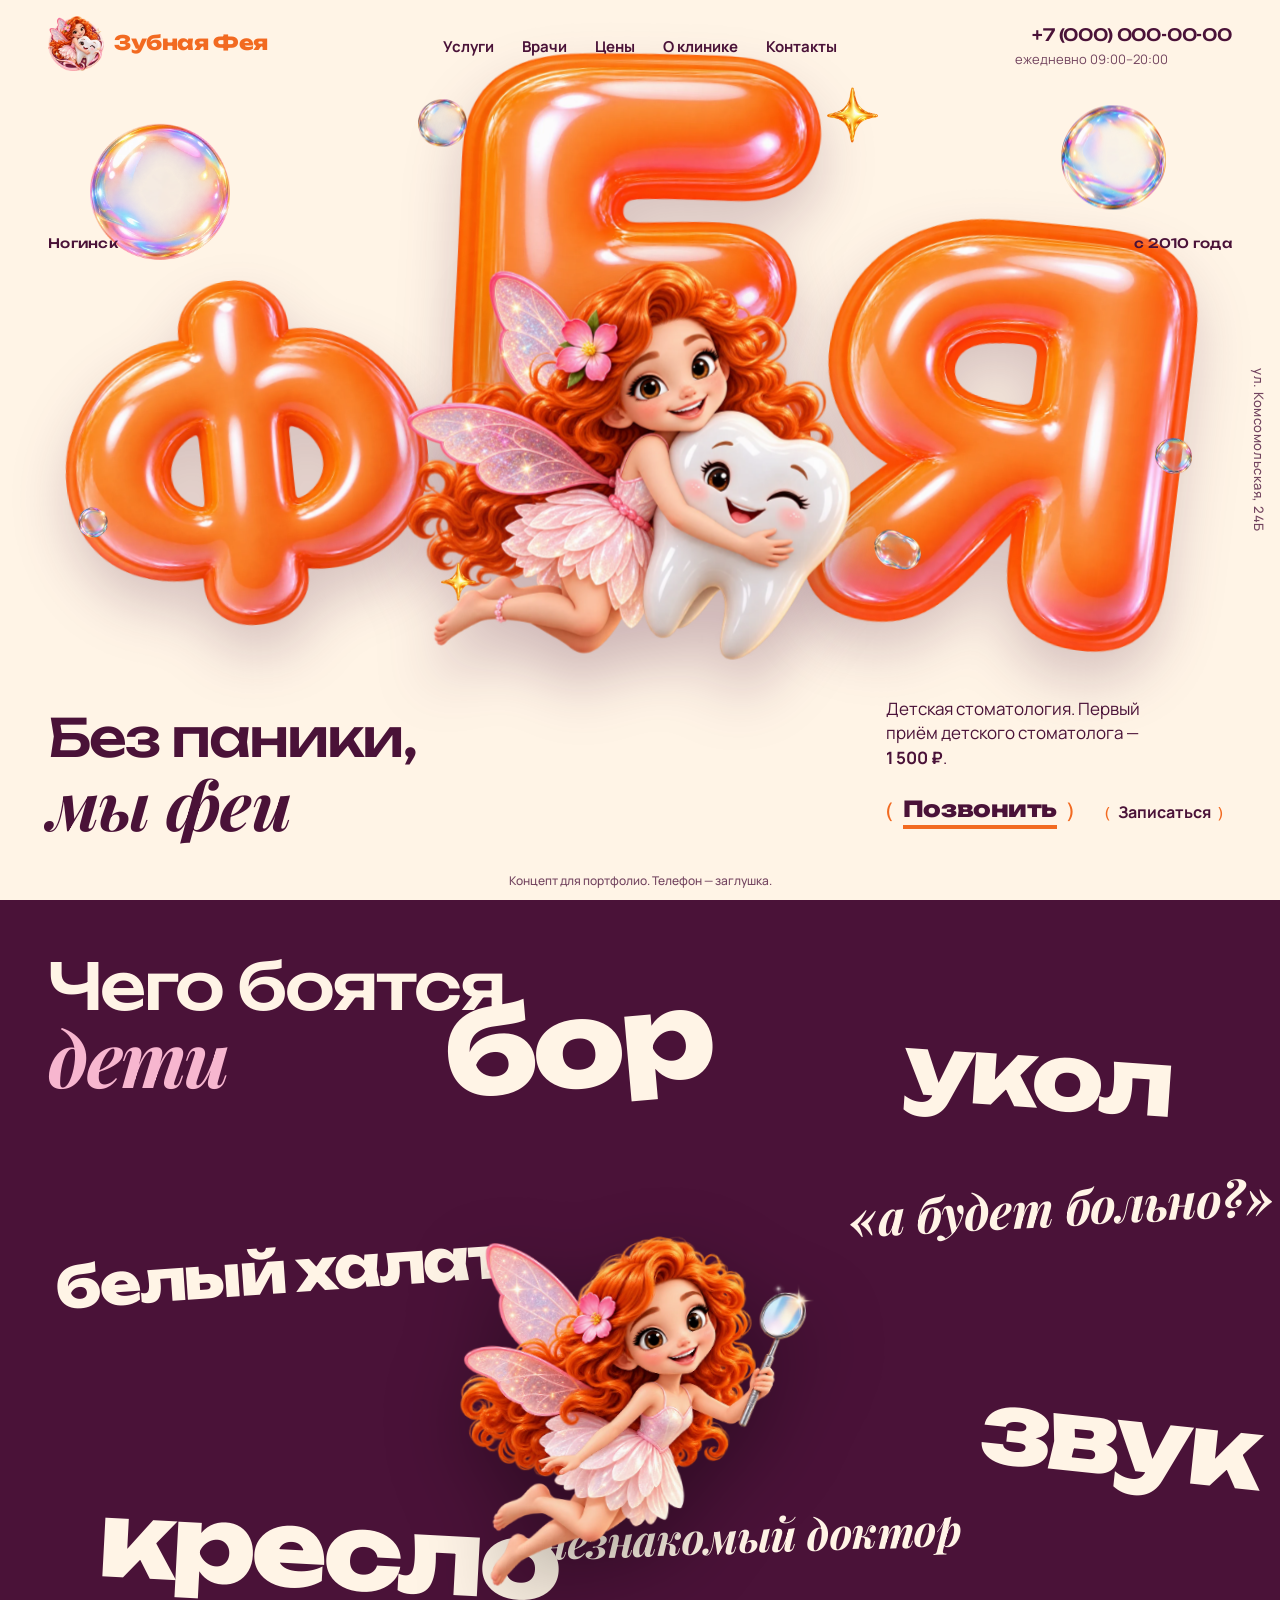
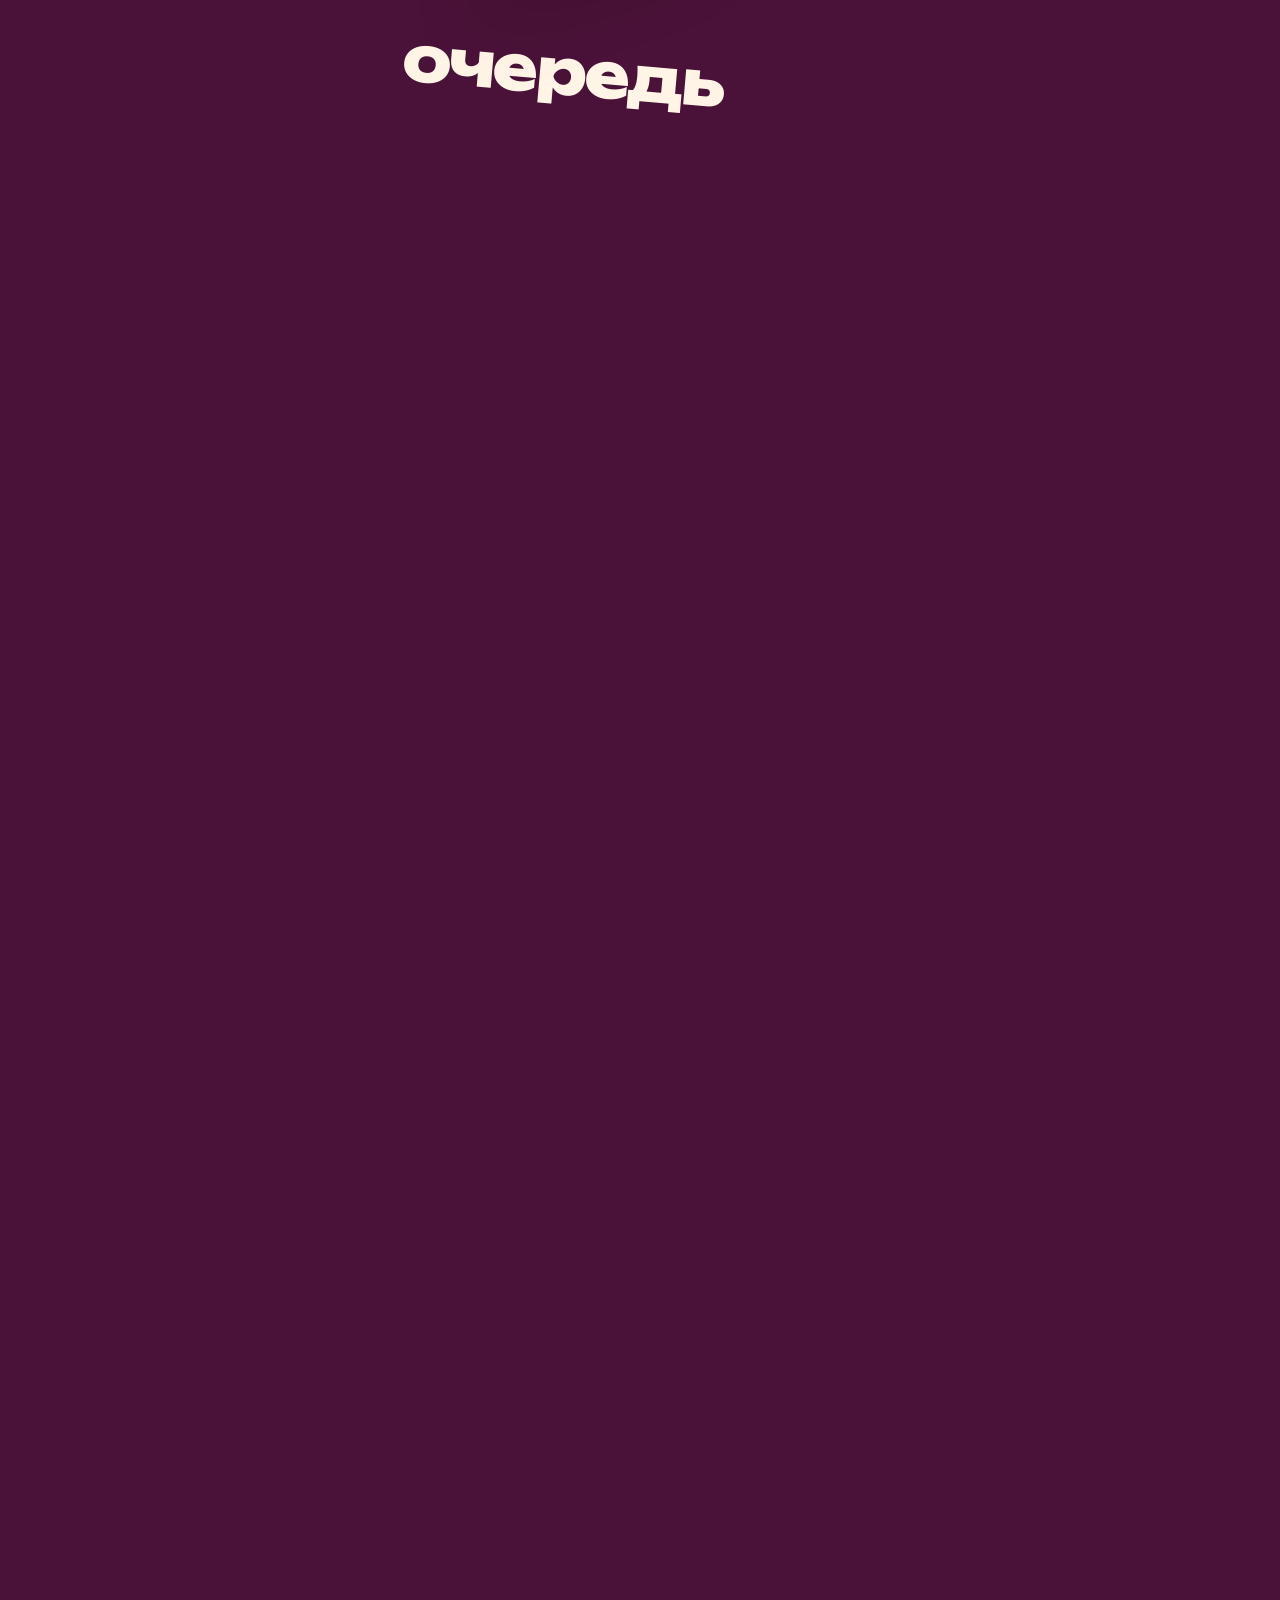
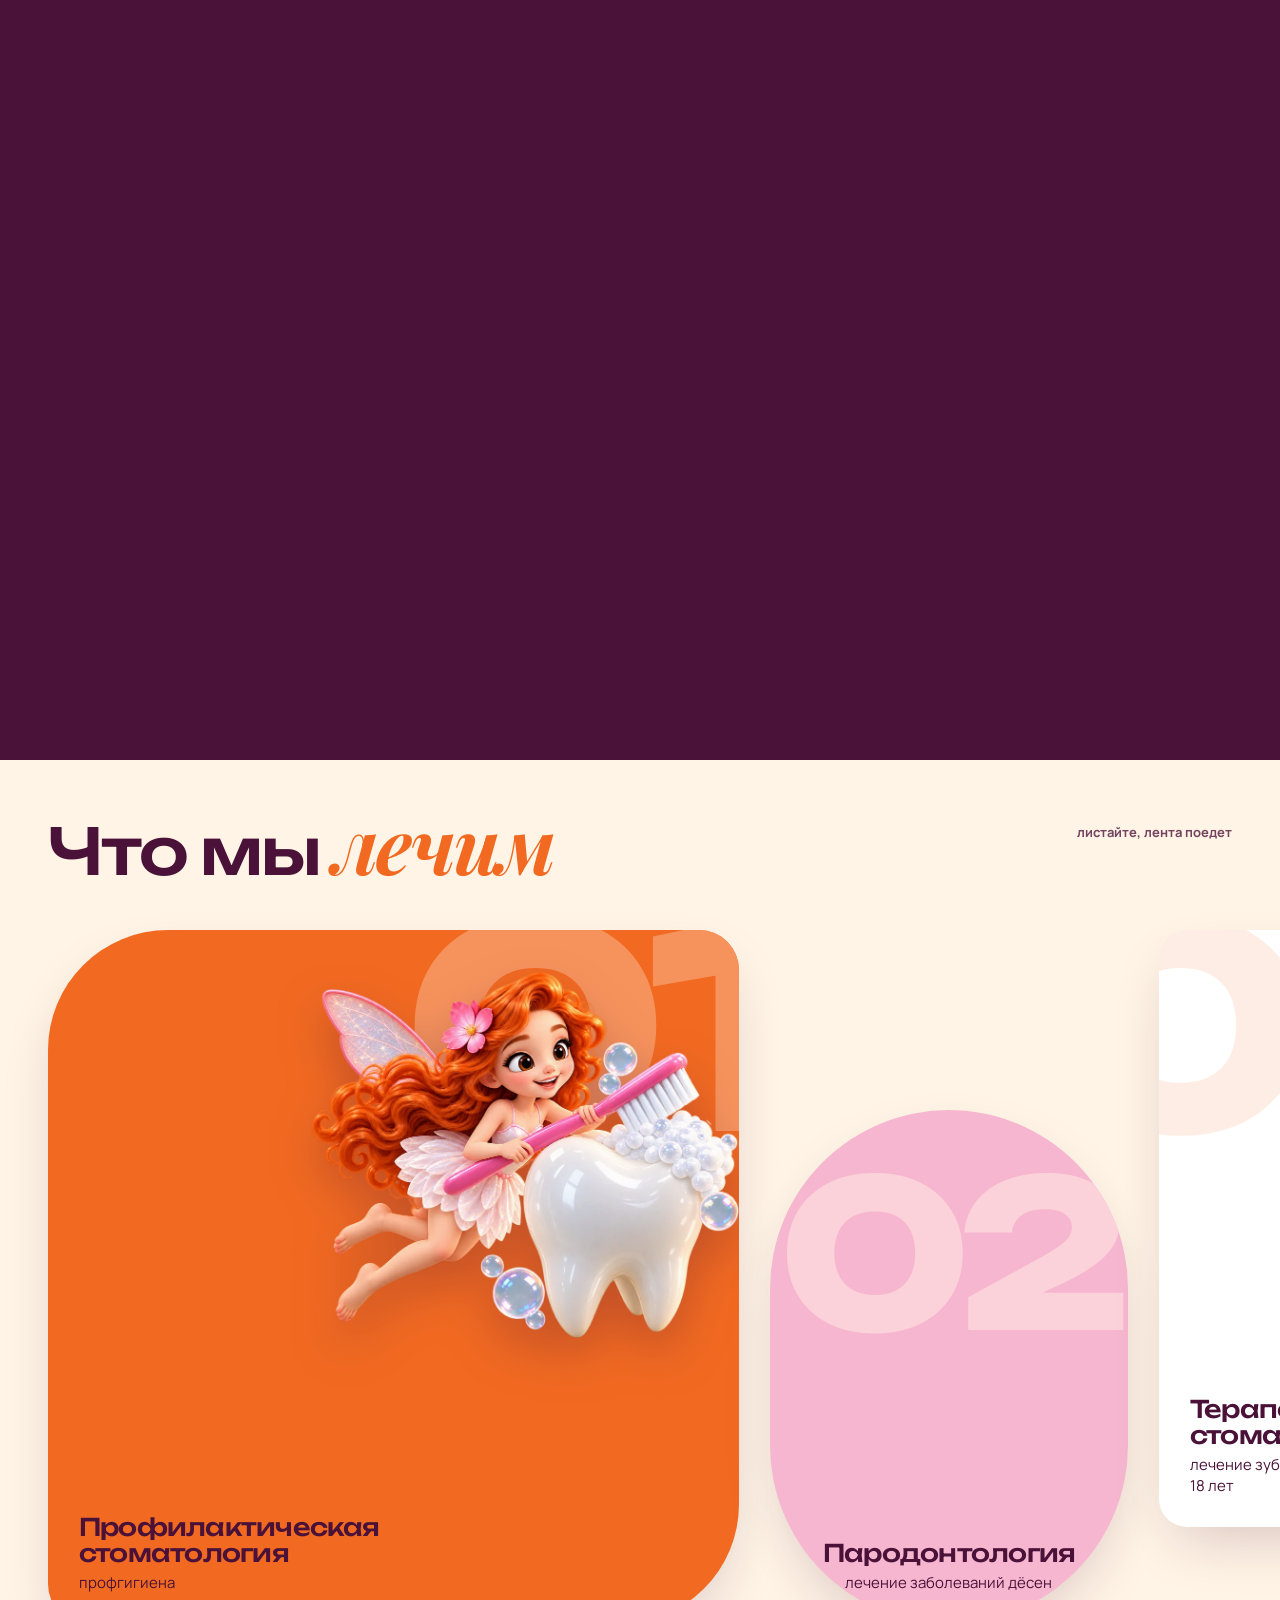
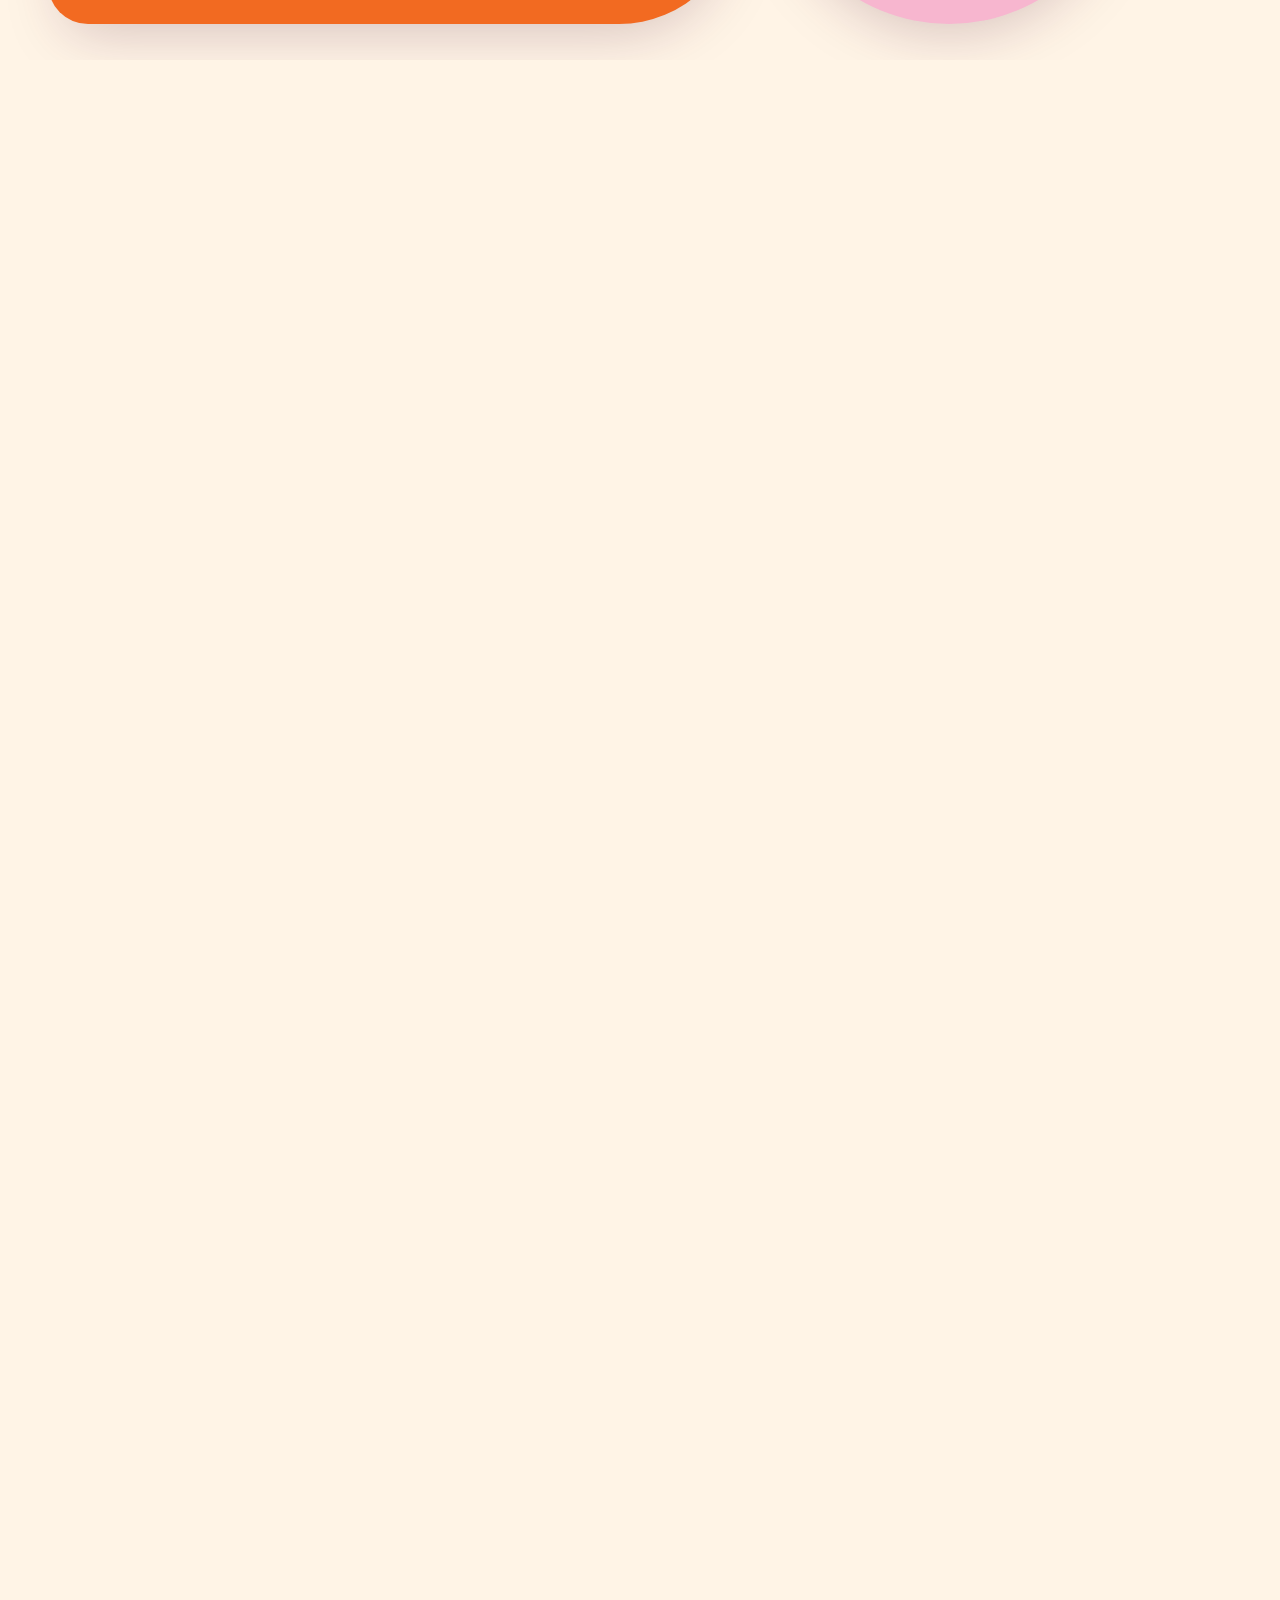
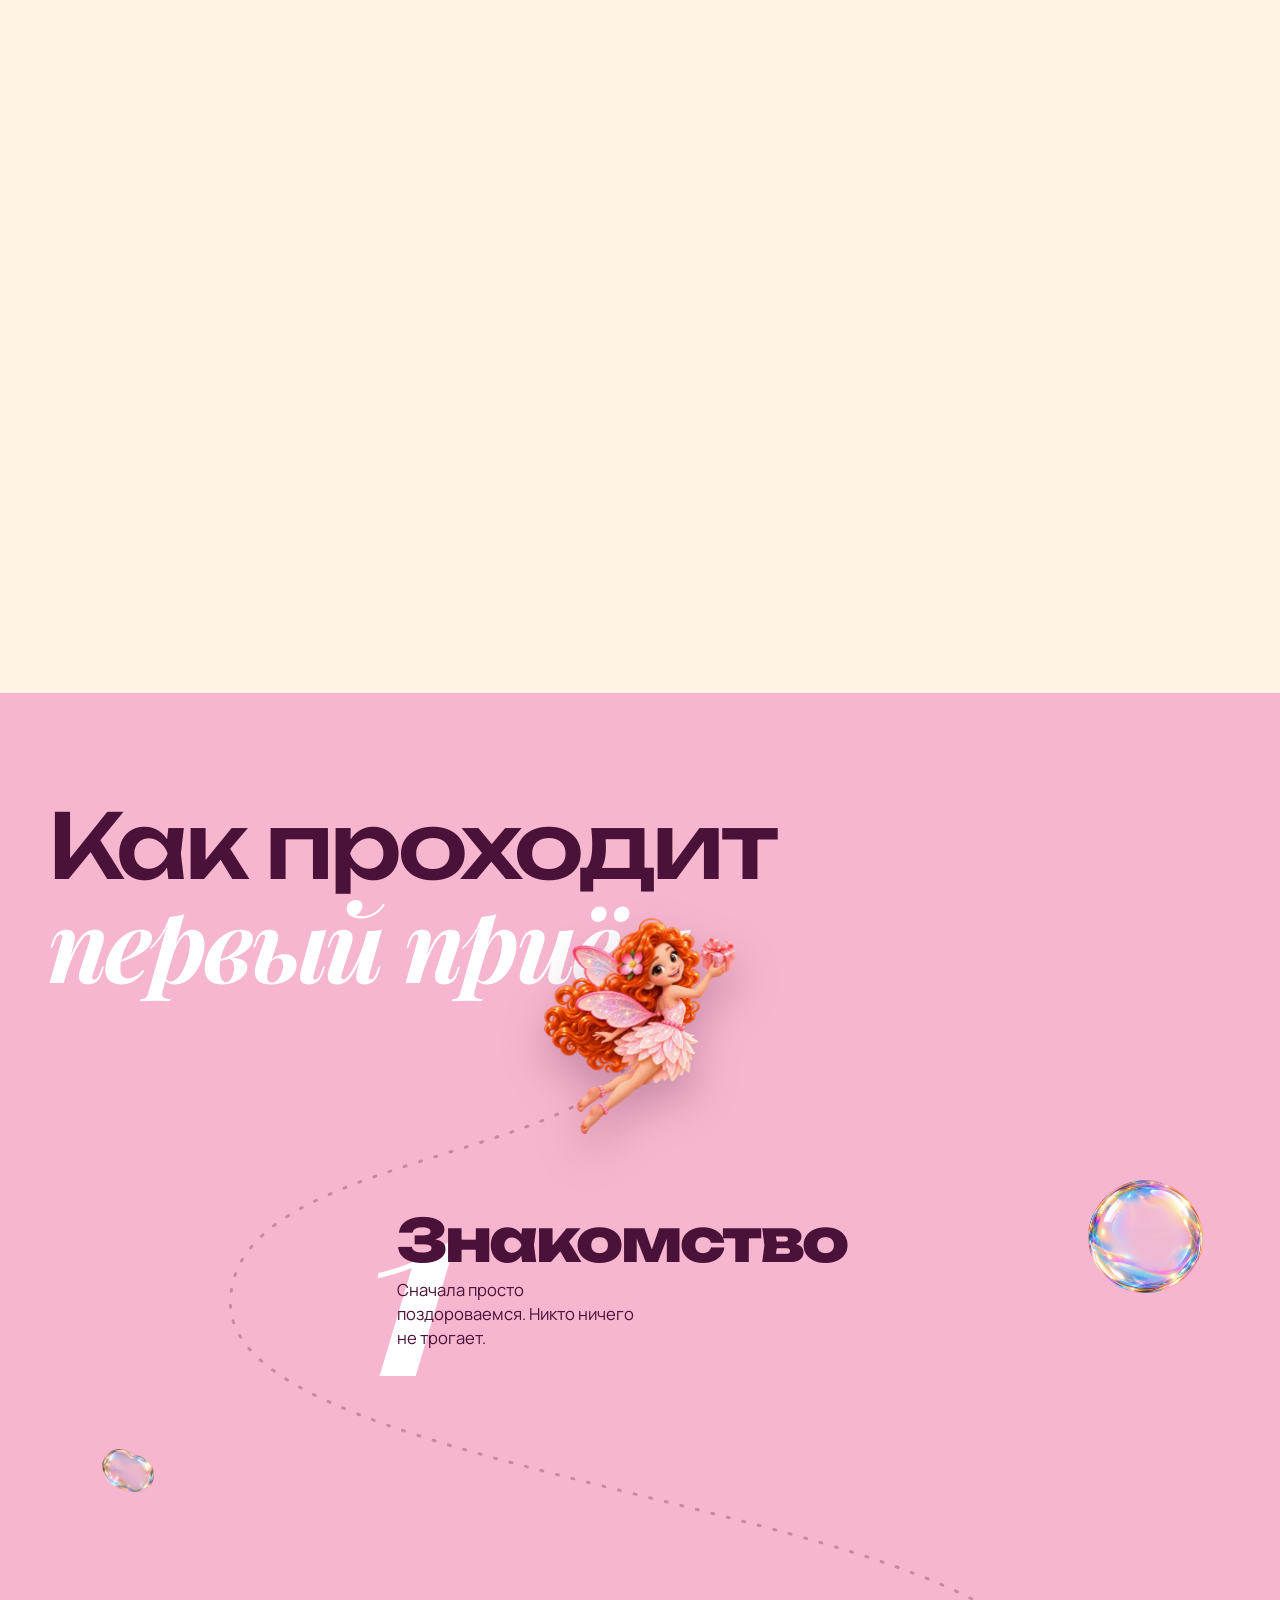
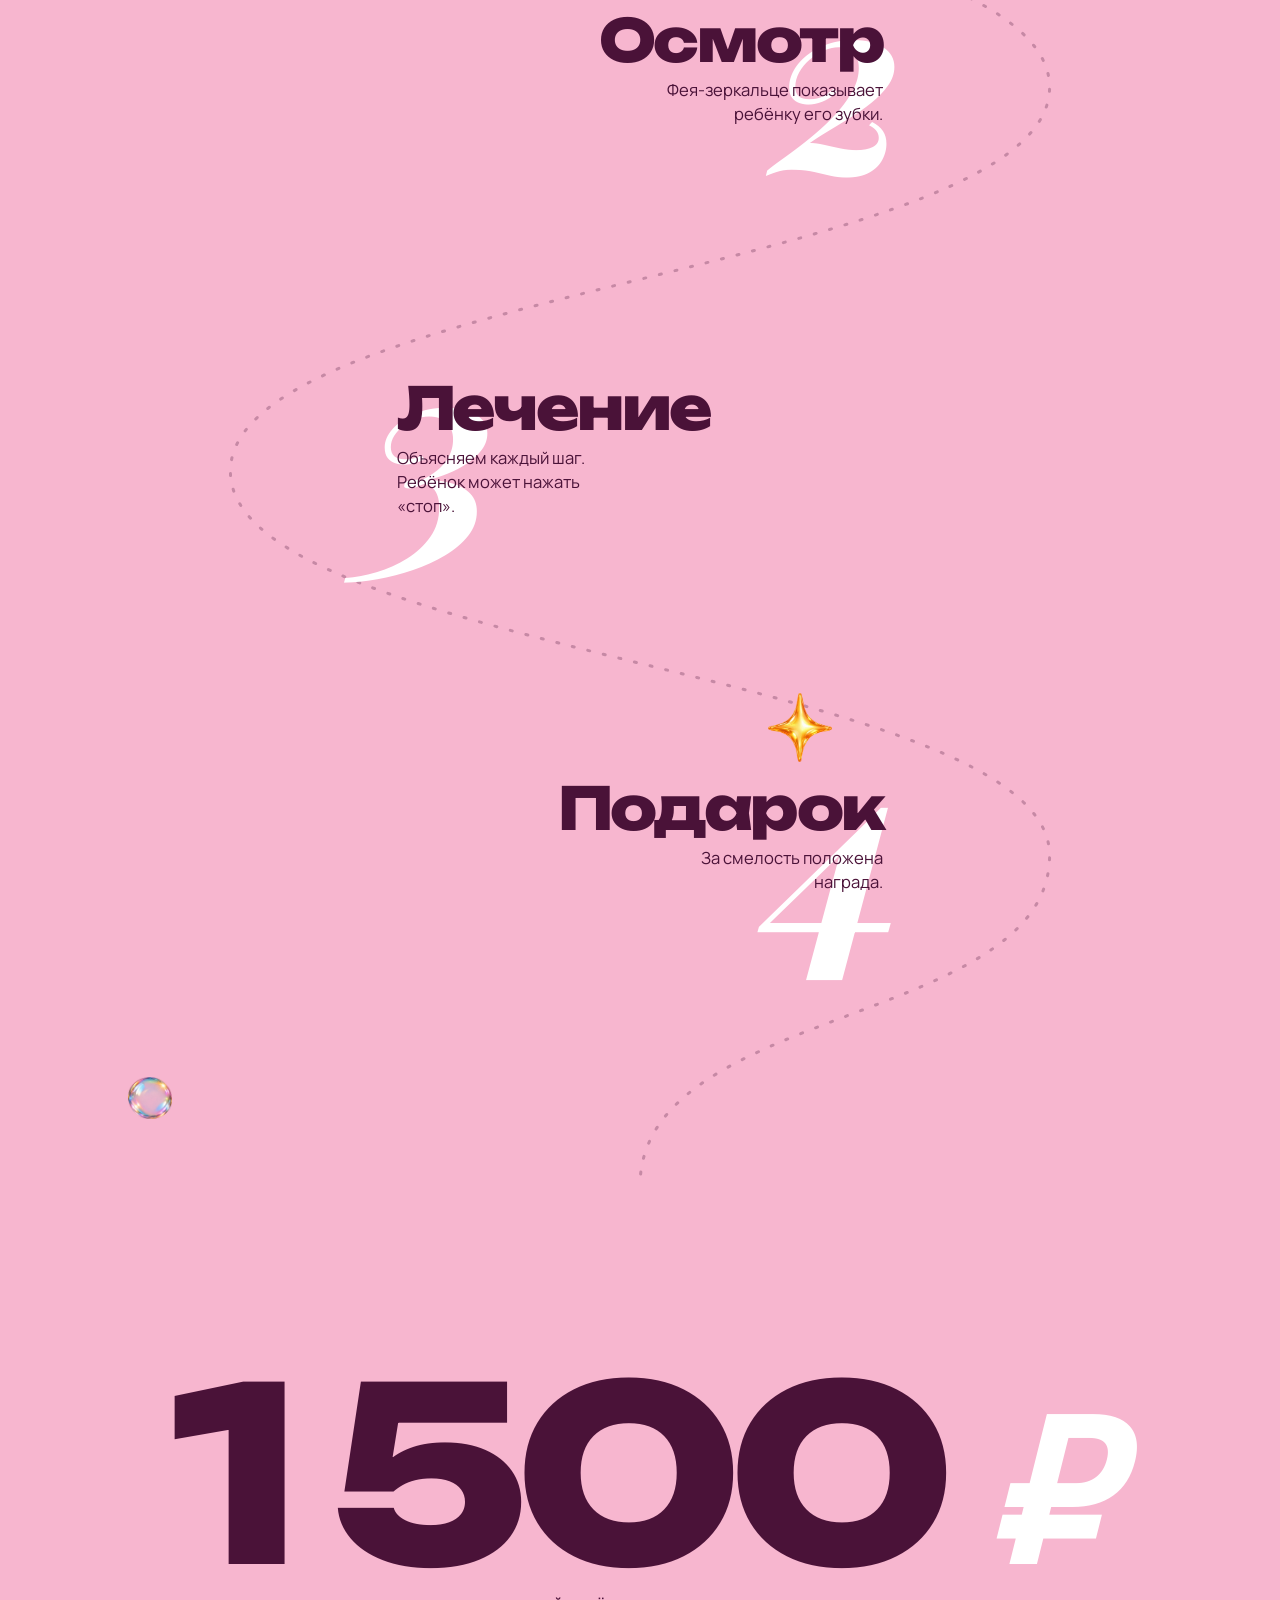
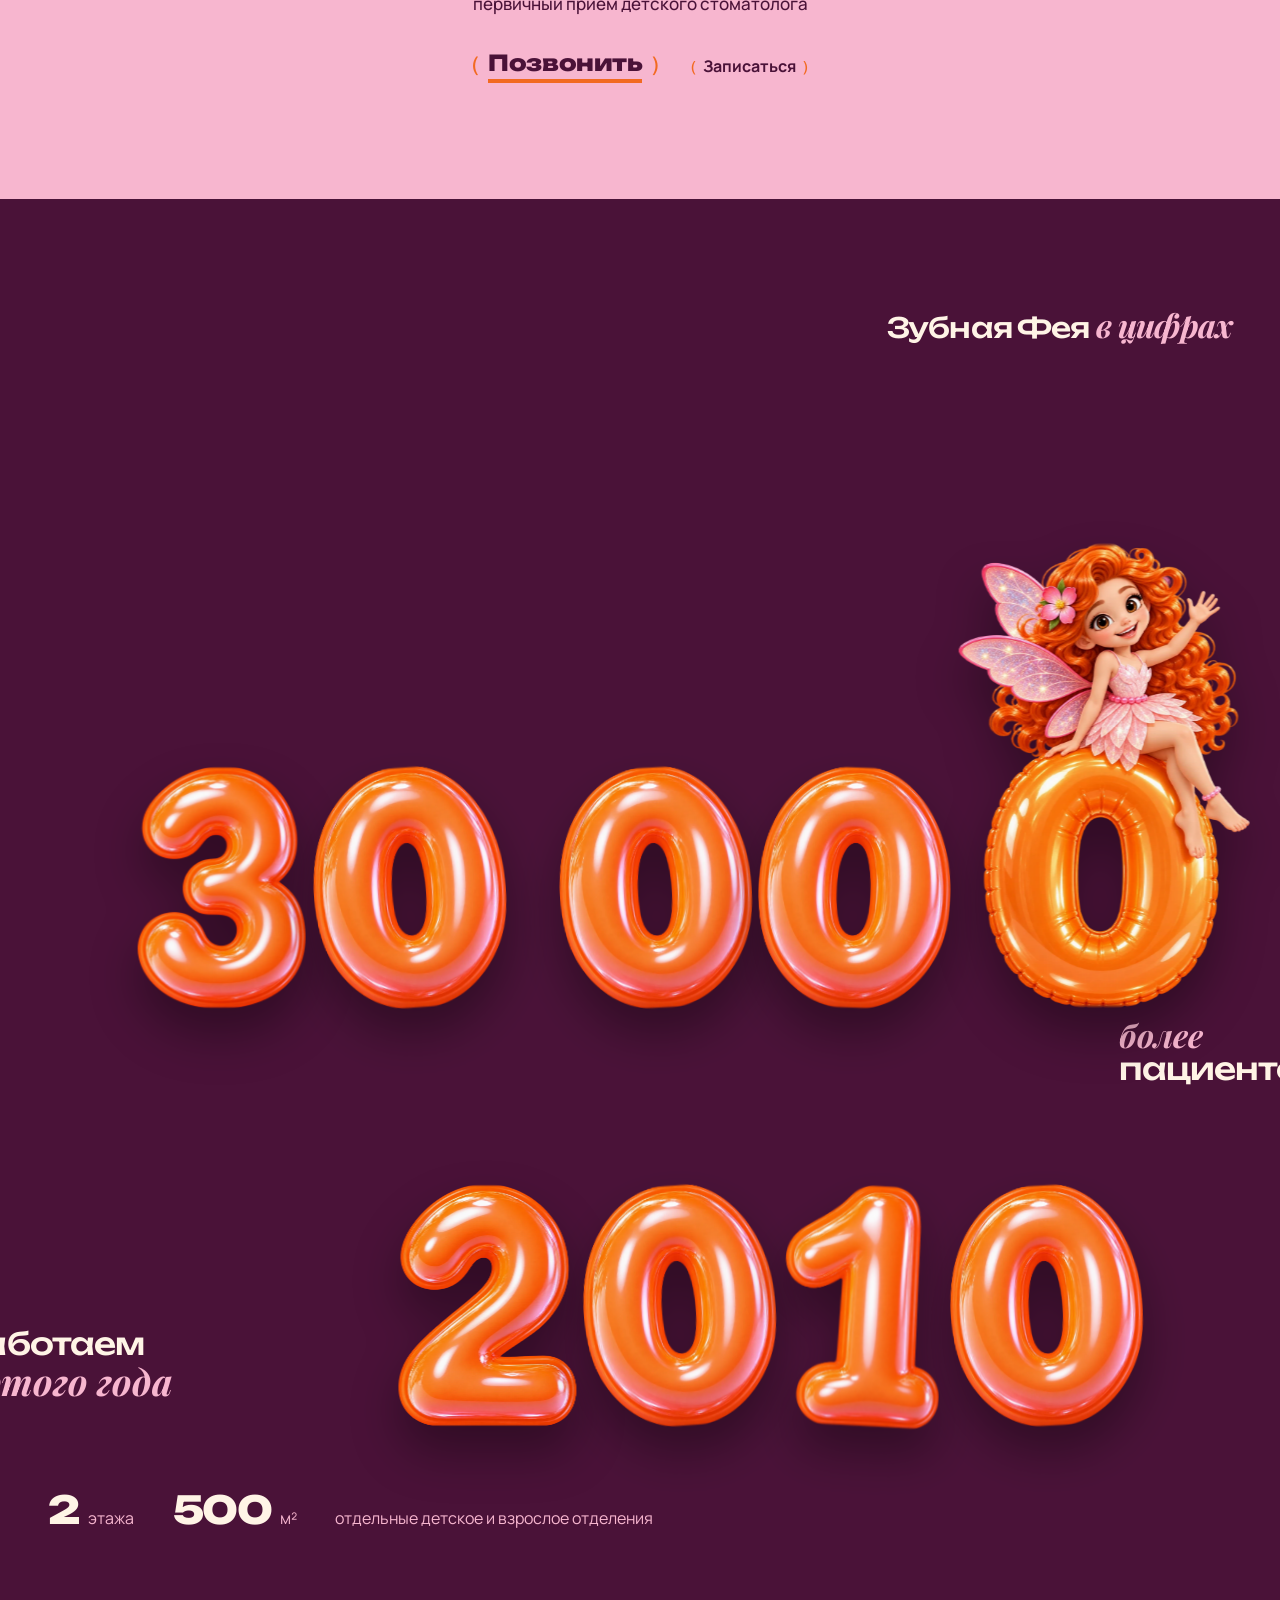
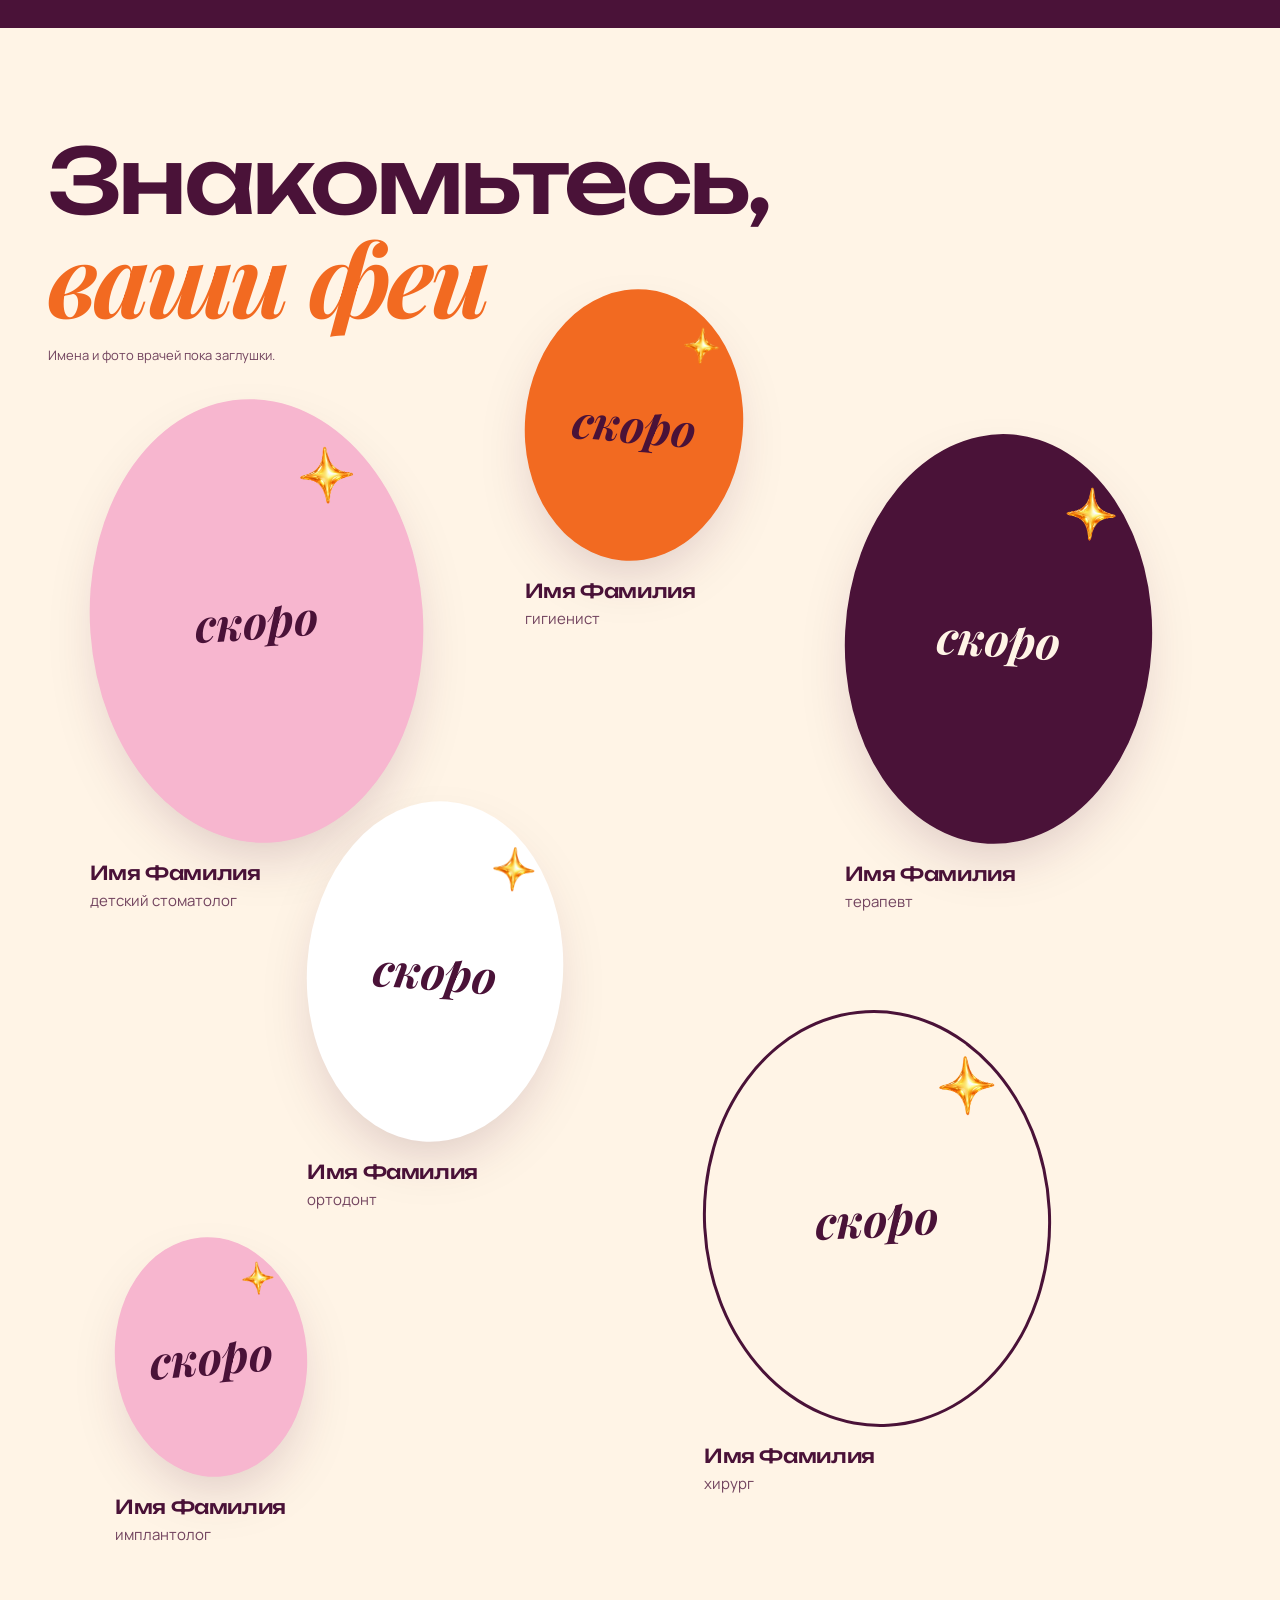
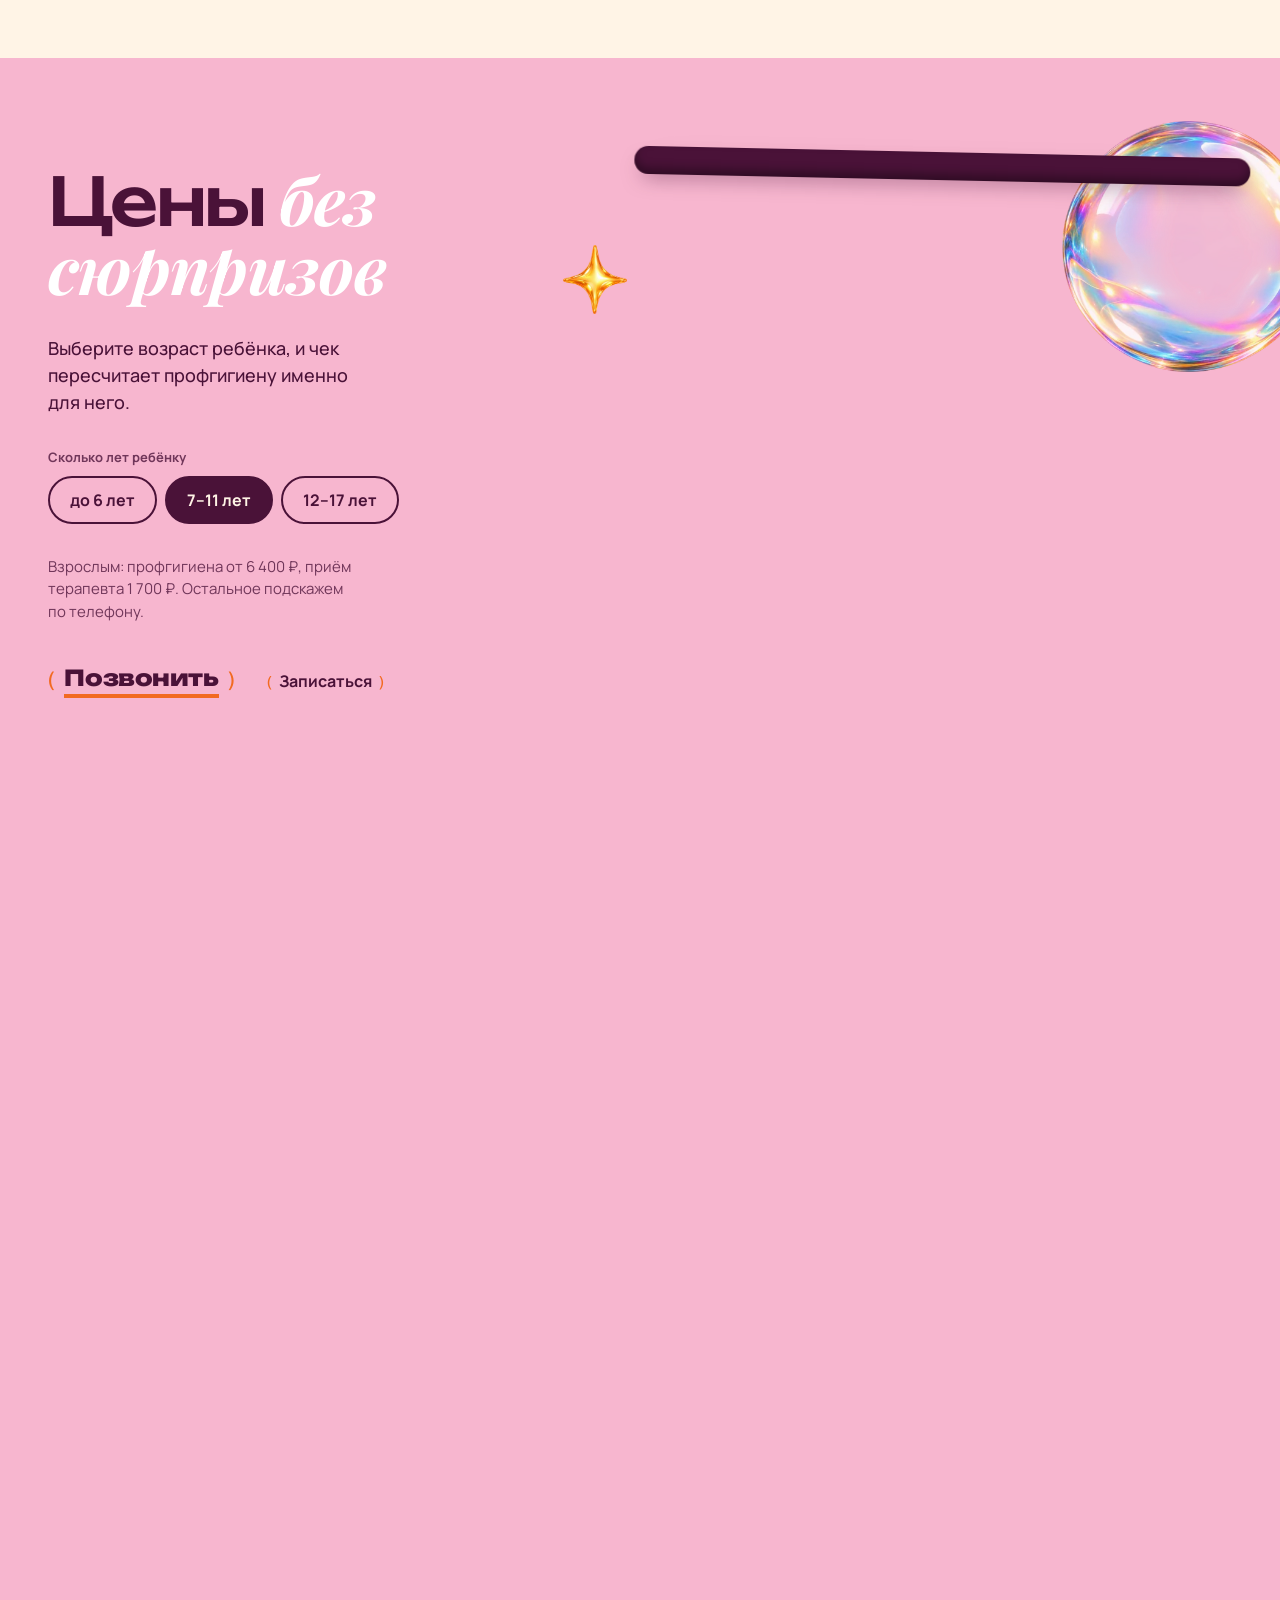
<file: index.html>
<!doctype html>
<html lang="ru">
<head>
<meta charset="utf-8">
<meta name="viewport" content="width=device-width, initial-scale=1, viewport-fit=cover">
<title>Зубная Фея: детская стоматология в Ногинске (концепт)</title>
<meta name="description" content="Концепт сайта детской стоматологии «Зубная Фея», Ногинск. Без паники, мы феи.">
<meta name="theme-color" content="#FFF4E6">
<meta name="robots" content="noindex">
<link rel="canonical" href="https://deniyache.github.io/zubnaya-feya/">
<link rel="icon" href="favicon.ico" sizes="48x48">
<link rel="icon" type="image/png" sizes="32x32" href="favicon-32.png">
<link rel="apple-touch-icon" href="apple-touch-icon.png">
<meta property="og:type" content="website">
<meta property="og:locale" content="ru_RU">
<meta property="og:site_name" content="Зубная Фея">
<meta property="og:title" content="Зубная Фея: детская стоматология в Ногинске">
<meta property="og:description" content="Без паники, мы феи. Первый приём детского стоматолога: 1 500 ₽. Концепт сайта.">
<meta property="og:url" content="https://deniyache.github.io/zubnaya-feya/">
<meta property="og:image" content="https://deniyache.github.io/zubnaya-feya/og-image.jpg">
<meta property="og:image:width" content="1200">
<meta property="og:image:height" content="630">
<meta property="og:image:alt" content="Фея обнимает улыбающийся зуб, надпись «Без паники, мы феи»">
<meta name="twitter:card" content="summary_large_image">
<meta name="apple-mobile-web-app-title" content="Зубная Фея">
<script>document.documentElement.classList.add('js')</script>
<link rel="preload" as="font" type="font/woff" href="fonts/unbounded.woff" crossorigin>
<link rel="preload" as="font" type="font/woff" href="fonts/manrope.woff" crossorigin>
<link rel="stylesheet" href="fonts.css">
<link rel="preload" as="image" href="img/fairy-hero-hug-wink-tooth.webp" type="image/webp">
<link rel="stylesheet" href="tokens.css">
<link rel="stylesheet" href="style.css">
</head>
<body>
<a class="skip" href="#kontakty">К записи</a>

<main>
<section class="hero" id="top" aria-label="Главный экран">

  <header class="top">
    <a class="brand" href="#top" aria-label="Зубная Фея, на главную">
      <img src="img/logo-emblem.webp" width="56" height="55" alt="">
      <span class="brand-name">Зубная Фея</span>
    </a>
    <nav class="nav" id="nav" aria-label="Основное">
      <a href="#uslugi">Услуги</a>
      <a href="#vrachi">Врачи</a>
      <a href="#ceny">Цены</a>
      <a href="#o-klinike">О клинике</a>
      <a href="#kontakty">Контакты</a>
    </nav>
    <div class="top-right">
      <a class="phone" href="tel:+70000000000">+7 (000) 000-00-00</a>
      <span class="hours">ежедневно 09:00–20:00</span>
    </div>
    <button class="menu-btn" type="button" aria-expanded="false" aria-controls="nav">Меню</button>
  </header>

  <h1 class="title"><span class="t1">Без паники,</span> <em>мы феи</em></h1>

  <div class="stage" role="img" aria-label="Слово «ФЕЯ» из надувных букв, за ним рыжая фея обнимает улыбающийся зуб, который подмигивает">

    <div class="layer slot bub bub-a" data-depth="-10,-6" data-scroll="0.06"><div class="in"><img class="drift d1" src="img/bubble-a.webp" width="420" height="408" alt=""></div></div>
    <div class="layer slot bub bub-b" data-depth="12,8" data-scroll="0.1"><div class="in"><img class="drift d2" src="img/bubble-b.webp" width="420" height="413" alt=""></div></div>

    <div class="layer slot letter l-f" data-depth="-6,-3" data-scroll="0.05"><div class="in"><img class="bob b1" src="img/letter-F.webp" width="800" height="762" alt=""></div></div>
    <div class="layer slot letter l-e" data-depth="-3,-2" data-scroll="0.09"><div class="in"><img class="bob b2" src="img/letter-E.webp" width="800" height="1014" alt=""></div></div>
    <div class="layer slot letter l-ya" data-depth="6,3" data-scroll="0.07"><div class="in"><img class="bob b3" src="img/letter-YA.webp" width="800" height="931" alt=""></div></div>

    <div class="layer slot fairy" data-depth="16,10" data-scroll="0.2"><div class="in"><img class="float" src="img/fairy-hero-hug-wink-tooth.webp" width="1100" height="988" alt="" fetchpriority="high"></div></div>

    <div class="layer slot bub bub-c" data-depth="-20,-12" data-scroll="0.16"><div class="in"><img class="drift d3" src="img/bubble-small-1.webp" width="220" height="211" alt=""></div></div>
    <div class="layer slot bub bub-d" data-depth="22,14" data-scroll="0.24"><div class="in"><img class="drift d4" src="img/bubble-small-2.webp" width="220" height="187" alt=""></div></div>
    <div class="layer slot bub bub-e" data-depth="26,10" data-scroll="0.12"><div class="in"><img class="drift d2" src="img/bubble-small-3.webp" width="200" height="182" alt=""></div></div>
    <div class="layer slot bub bub-f" data-depth="-24,10" data-scroll="0.2"><div class="in"><img class="drift d1" src="img/bubble-small-4.webp" width="180" height="188" alt=""></div></div>
    <div class="layer slot star star-a" data-depth="30,18" data-scroll="0.26"><div class="in"><img class="twinkle" src="img/sparkle-star.webp" width="180" height="193" alt=""></div></div>
    <div class="layer slot star star-b" data-depth="-28,16" data-scroll="0.14"><div class="in"><img class="twinkle t2" src="img/sparkle-star.webp" width="180" height="193" alt=""></div></div>
  </div>

  <div class="side">
    <p class="lead">Детская стоматология. Первый приём детского стоматолога&nbsp;— <strong>1&nbsp;500&nbsp;₽</strong>.</p>
    <div class="actions">
      <a class="btn btn-call" href="tel:+70000000000"><span>Позвонить</span></a>
      <a class="btn btn-book" href="#kontakty"><span>Записаться</span></a>
    </div>
  </div>

  <p class="corner corner-tl">Ногинск</p>
  <p class="corner corner-tr">с 2010 года</p>
  <p class="vert">ул. Комсомольская, 24Б</p>
  <p class="concept">Концепт для портфолио. Телефон — заглушка.</p>
</section>

<section class="fears" id="strahi" aria-labelledby="fears-h">
  <div class="fears-pin">
    <h2 class="fears-title" id="fears-h">Чего боятся <em>дети</em></h2>

    <ul class="fear-words" aria-label="Детские страхи">
      <li class="fw fw-1"><span>бор</span></li>
      <li class="fw fw-2"><span>укол</span></li>
      <li class="fw fw-3"><span>белый халат</span></li>
      <li class="fw fw-4"><span>кресло</span></li>
      <li class="fw fw-5"><span>«а будет больно?»</span></li>
      <li class="fw fw-6"><span>звук</span></li>
      <li class="fw fw-7"><span>незнакомый доктор</span></li>
      <li class="fw fw-8"><span>очередь</span></li>
    </ul>

    <div class="fears-fairy"><div class="in"><img src="img/fairy-fly-mirror.webp" width="1000" height="955" alt="Фея с зубным зеркальцем в руке улыбается и летит"></div></div>

    <div class="fears-end">
      <p class="fears-end-text">Всё это мы вычеркнули. <em>Остались только феи.</em></p>
      <a class="btn btn-book btn-light" href="#kontakty"><span>Записаться</span></a>
    </div>
  </div>
</section>

<section class="svc" id="uslugi" aria-labelledby="svc-h">
  <div class="svc-pin">
    <h2 class="svc-title" id="svc-h">Что мы <em>лечим</em></h2>
    <p class="svc-hint" aria-hidden="true">листайте, лента поедет</p>

    <ul class="svc-track">
      <li class="card c1"><span class="num" aria-hidden="true">01</span>
        <img class="c-fairy" src="img/fairy-brush-tooth.webp" width="900" height="769" alt="Фея чистит зуб щёткой" loading="lazy">
        <div class="c-text"><h3>Профилактическая стоматология</h3><p>профгигиена</p></div></li>
      <li class="card c2"><span class="num" aria-hidden="true">02</span>
        <div class="c-text"><h3>Пародонтология</h3><p>лечение заболеваний дёсен</p></div></li>
      <li class="card c3"><span class="num" aria-hidden="true">03</span>
        <img class="c-fairy" src="img/fairy-inspect-tooth.webp" width="900" height="816" alt="Фея осматривает зуб" loading="lazy">
        <div class="c-text"><h3>Терапевтическая стоматология</h3><p>лечение зубов, пациенты старше 18 лет</p></div></li>
      <li class="card c4"><span class="num" aria-hidden="true">04</span>
        <img class="c-fairy" src="img/fairy-hug-tooth.webp" width="900" height="763" alt="Фея обнимает зуб" loading="lazy">
        <div class="c-text"><h3>Детская стоматология</h3><p>лечение зубов, пациенты от 0 до 18 лет</p></div></li>
      <li class="card c5"><span class="num" aria-hidden="true">05</span>
        <div class="c-text"><h3>Хирургическая стоматология</h3><p>удаление зубов и другие хирургические процедуры</p></div></li>
      <li class="card c6"><span class="num" aria-hidden="true">06</span>
        <img class="c-deco" src="img/bubble-a.webp" width="420" height="408" alt="">
        <div class="c-text"><h3>Имплантация</h3><p>все этапы имплантации и сопутствующие процедуры</p></div></li>
      <li class="card c7"><span class="num" aria-hidden="true">07</span>
        <div class="c-text"><h3>Ортопедическая стоматология</h3><p>протезирование зубов</p></div></li>
      <li class="card c8"><span class="num" aria-hidden="true">08</span>
        <img class="c-deco" src="img/sparkle-star.webp" width="180" height="193" alt="">
        <div class="c-text"><h3>Ортодонтия</h3><p>исправление прикуса детям и взрослым</p></div></li>
      <li class="svc-end"><p>Не нашли своё? <em>Позвоните,</em> подскажем.</p><a class="btn btn-call" href="tel:+70000000000"><span>Позвонить</span></a></li>
    </ul>
  </div>
</section>

<section class="visit" id="priem" aria-labelledby="visit-h">
  <h2 class="visit-title" id="visit-h">Как проходит <em>первый приём</em></h2>

  <div class="route" id="route">
    <svg class="route-svg" viewBox="0 0 1000 1800" preserveAspectRatio="none" aria-hidden="true" focusable="false">
      <path class="route-track route-d" d="M500 0 C500 130 180 110 180 260 C180 430 820 450 820 620 C820 790 180 810 180 980 C180 1150 820 1170 820 1340 C820 1500 500 1480 500 1650"/>
      <path class="route-line route-d" d="M500 0 C500 130 180 110 180 260 C180 430 820 450 820 620 C820 790 180 810 180 980 C180 1150 820 1170 820 1340 C820 1500 500 1480 500 1650"/>
      <path class="route-track route-m" d="M190 0 C190 100 130 140 150 260 C170 400 270 480 240 620 C210 760 130 860 150 980 C170 1120 270 1200 240 1340 C220 1450 190 1520 190 1650"/>
      <path class="route-line route-m" d="M190 0 C190 100 130 140 150 260 C170 400 270 480 240 620 C210 760 130 860 150 980 C170 1120 270 1200 240 1340 C220 1450 190 1520 190 1650"/>
    </svg>

    <img class="route-fairy" src="img/fairy-flying-gift.webp" width="1000" height="1119" alt="Фея с подарком летит вдоль волнистой линии от шага к шагу" loading="lazy">

    <ol class="steps">
      <li class="step s1"><span class="s-num" aria-hidden="true">1</span><h3>Знакомство</h3><p>Сначала просто поздороваемся. Никто ничего не трогает.</p></li>
      <li class="step s2"><span class="s-num" aria-hidden="true">2</span><h3>Осмотр</h3><p>Фея-зеркальце показывает ребёнку его зубки.</p></li>
      <li class="step s3"><span class="s-num" aria-hidden="true">3</span><h3>Лечение</h3><p>Объясняем каждый шаг. Ребёнок может нажать «стоп».</p></li>
      <li class="step s4"><span class="s-num" aria-hidden="true">4</span><h3>Подарок</h3><p>За смелость положена награда.</p></li>
    </ol>

    <img class="v-deco vd1" src="img/bubble-small-2.webp" width="220" height="186" alt="">
    <img class="v-deco vd2" src="img/bubble-b.webp" width="420" height="413" alt="">
    <img class="v-deco vd3" src="img/sparkle-star.webp" width="180" height="193" alt="">
    <img class="v-deco vd4" src="img/bubble-small-3.webp" width="200" height="192" alt="">
  </div>

  <div class="price">
    <p class="price-num"><span>1&nbsp;500</span> <em>₽</em></p>
    <p class="price-cap">первичный приём детского стоматолога</p>
    <div class="actions">
      <a class="btn btn-call" href="tel:+70000000000"><span>Позвонить</span></a>
      <a class="btn btn-book" href="#kontakty"><span>Записаться</span></a>
    </div>
  </div>
</section>

<section class="nums" id="o-klinike" aria-labelledby="nums-h">
  <h2 class="nums-title" id="nums-h">Зубная Фея <em>в цифрах</em></h2>

  <div class="nrow n1" role="img" aria-label="Более 30 000 пациентов">
    <div class="digits">
      <img class="dg" style="--i:0" src="img/digit-3.webp" alt=""><img class="dg" style="--i:1" src="img/digit-0.webp" alt="">
      <span class="gap"></span>
      <img class="dg" style="--i:2" src="img/digit-0.webp" alt=""><img class="dg" style="--i:3" src="img/digit-0.webp" alt="">
      <img class="dg foil" style="--i:4" src="img/fairy-number-zero.webp" width="800" height="1284" alt="">
    </div>
    <p class="ncap"><small>более</small> пациентов</p>
  </div>

  <div class="nrow n2" role="img" aria-label="Работаем с 2010 года">
    <p class="ncap ncap-l">работаем <em>с этого года</em></p>
    <div class="digits">
      <img class="dg" style="--i:0" src="img/digit-2.webp" alt=""><img class="dg" style="--i:1" src="img/digit-0.webp" alt=""><img class="dg" style="--i:2" src="img/digit-1.webp" alt=""><img class="dg" style="--i:3" src="img/digit-0.webp" alt="">
    </div>
  </div>

  <p class="nfacts"><span><b>2</b> этажа</span><span><b>500</b> м²</span><span>отдельные детское и&nbsp;взрослое отделения</span></p>
</section>

<section class="docs" id="vrachi" aria-labelledby="docs-h">
  <h2 class="docs-title" id="docs-h">Знакомьтесь, <em>ваши феи</em></h2>
  <p class="docs-note">Имена и фото врачей пока заглушки.</p>
  <ul class="docs-field">
    <li class="doc d1"><div class="oval"><img class="o-star" src="img/sparkle-star.webp" width="180" height="193" alt=""><span class="o-soon">скоро</span></div>
      <p class="d-name">Имя Фамилия</p><p class="d-role">детский стоматолог</p></li>
    <li class="doc d2"><div class="oval"><img class="o-star" src="img/sparkle-star.webp" width="180" height="193" alt=""><span class="o-soon">скоро</span></div>
      <p class="d-name">Имя Фамилия</p><p class="d-role">гигиенист</p></li>
    <li class="doc d3"><div class="oval"><img class="o-star" src="img/sparkle-star.webp" width="180" height="193" alt=""><span class="o-soon">скоро</span></div>
      <p class="d-name">Имя Фамилия</p><p class="d-role">терапевт</p></li>
    <li class="doc d4"><div class="oval"><img class="o-star" src="img/sparkle-star.webp" width="180" height="193" alt=""><span class="o-soon">скоро</span></div>
      <p class="d-name">Имя Фамилия</p><p class="d-role">ортодонт</p></li>
    <li class="doc d5"><div class="oval"><img class="o-star" src="img/sparkle-star.webp" width="180" height="193" alt=""><span class="o-soon">скоро</span></div>
      <p class="d-name">Имя Фамилия</p><p class="d-role">хирург</p></li>
    <li class="doc d6"><div class="oval"><img class="o-star" src="img/sparkle-star.webp" width="180" height="193" alt=""><span class="o-soon">скоро</span></div>
      <p class="d-name">Имя Фамилия</p><p class="d-role">имплантолог</p></li>
  </ul>
</section>

<section class="ceny" id="ceny" aria-labelledby="ceny-h">
  <input class="sr" type="radio" name="age" id="a1"><input class="sr" type="radio" name="age" id="a2" checked><input class="sr" type="radio" name="age" id="a3">
  <img class="c-bub cb1" src="img/bubble-b.webp" width="420" height="413" alt="">
  <img class="c-bub cb2" src="img/sparkle-star.webp" width="180" height="193" alt="">
  <div class="ceny-grid">
    <div class="ceny-left">
      <h2 class="ceny-title" id="ceny-h">Цены <em>без сюрпризов</em></h2>
      <p class="ceny-lead">Выберите возраст ребёнка, и чек пересчитает профгигиену именно для него.</p>
      <div class="ages" role="radiogroup" aria-label="Возраст ребёнка">
        <p class="ages-cap">Сколько лет ребёнку</p>
        <div class="ages-row"><label for="a1" class="age">до 6 лет</label><label for="a2" class="age">7–11 лет</label><label for="a3" class="age">12–17 лет</label></div>
      </div>
      <p class="adult-note">Взрослым: профгигиена от 6&nbsp;400&nbsp;₽, приём терапевта 1&nbsp;700&nbsp;₽. Остальное подскажем по телефону.</p>
      <div class="actions ceny-actions">
        <a class="btn btn-call" href="tel:+70000000000"><span>Позвонить</span></a>
        <a class="btn btn-book" href="#kontakty"><span>Записаться</span></a>
      </div>
    </div>

    <div class="rwrap">
      <div class="pclip">
      <div class="paperbox">
        <article class="paper" aria-label="Чек: цены детской стоматологии">
          <header class="rhead">
            <img src="img/logo-emblem.webp" width="96" height="96" alt="">
            <div><p class="rname">Зубная Фея</p><p class="rsub">Ногинск, ул. Комсомольская, 24Б</p></div>
            <p class="rno">Чек<br>№&nbsp;0001</p>
          </header>
          <p class="rage">Пациент: <b class="ag ag1">до 6 лет</b><b class="ag ag2">7–11 лет</b><b class="ag ag3">12–17 лет</b></p>
          <section class="rsec"><h3>Приём</h3><ul class="rows"><li class="r"><span class="n">Приём детского стоматолога, первичный</span><span class="d" aria-hidden="true"></span><span class="p">1&nbsp;500&nbsp;<i>₽</i></span></li><li class="r"><span class="n">Повторный, если прошло больше 6&nbsp;месяцев</span><span class="d" aria-hidden="true"></span><span class="p">1&nbsp;000&nbsp;<i>₽</i></span></li><li class="r free"><span class="n">Повторный, если прошло меньше 6&nbsp;месяцев</span><span class="d" aria-hidden="true"></span><span class="p">0&nbsp;<i>₽</i></span></li><li class="r"><span class="n">Приём ведущего специалиста, первичный</span><span class="d" aria-hidden="true"></span><span class="p">1&nbsp;800&nbsp;<i>₽</i></span></li><li class="r"><span class="n">Адаптивный приём ребёнка (школа психологической профилактики)</span><span class="d" aria-hidden="true"></span><span class="p">2&nbsp;670&nbsp;<i>₽</i></span></li></ul></section>
          <section class="rsec"><h3>Профгигиена</h3><ul class="rows"><li class="r"><span class="n">У врача-гигиениста</span><span class="d" aria-hidden="true"></span><span class="p"><b class="v v1">3&nbsp;200&nbsp;<i>₽</i></b><b class="v v2">3&nbsp;850&nbsp;<i>₽</i></b><b class="v v3">5&nbsp;100&nbsp;<i>₽</i></b></span></li><li class="r"><span class="n">У детского стоматолога, первичная</span><span class="d" aria-hidden="true"></span><span class="p"><b class="v v1">4&nbsp;200&nbsp;<i>₽</i></b><b class="v v2">5&nbsp;100&nbsp;<i>₽</i></b><b class="v v3">6&nbsp;750&nbsp;<i>₽</i></b></span></li><li class="r"><span class="n">У детского стоматолога, повторная</span><span class="d" aria-hidden="true"></span><span class="p"><b class="v v1">3&nbsp;550&nbsp;<i>₽</i></b><b class="v v2">4&nbsp;300&nbsp;<i>₽</i></b><b class="v v3">5&nbsp;650&nbsp;<i>₽</i></b></span></li><li class="r"><span class="n">У ведущего специалиста, первичная</span><span class="d" aria-hidden="true"></span><span class="p"><b class="v v1">5&nbsp;500&nbsp;<i>₽</i></b><b class="v v2">6&nbsp;600&nbsp;<i>₽</i></b><b class="v v3">8&nbsp;750&nbsp;<i>₽</i></b></span></li><li class="r"><span class="n">У ведущего специалиста, повторная</span><span class="d" aria-hidden="true"></span><span class="p"><b class="v v1">4&nbsp;600&nbsp;<i>₽</i></b><b class="v v2">5&nbsp;600&nbsp;<i>₽</i></b><b class="v v3">7&nbsp;300&nbsp;<i>₽</i></b></span></li></ul></section>
          <section class="rsec"><h3>Лечение</h3><ul class="rows"><li class="r"><span class="n">Герметизация фиссур</span><span class="d" aria-hidden="true"></span><span class="p">2&nbsp;620&nbsp;<i>₽</i></span></li><li class="r"><span class="n">Пломба на временный зуб</span><span class="d" aria-hidden="true"></span><span class="p">3&nbsp;660&nbsp;<i>₽</i></span></li><li class="r"><span class="n">Пломба на постоянный зуб</span><span class="d" aria-hidden="true"></span><span class="p">6&nbsp;420&nbsp;<i>₽</i></span></li><li class="r"><span class="n">Пульпотомия временного зуба</span><span class="d" aria-hidden="true"></span><span class="p">2&nbsp;740&nbsp;<i>₽</i></span></li><li class="r"><span class="n">Стальная коронка на временный зуб</span><span class="d" aria-hidden="true"></span><span class="p">3&nbsp;050&nbsp;<i>₽</i></span></li><li class="r"><span class="n">Прицельный снимок зуба</span><span class="d" aria-hidden="true"></span><span class="p">400&nbsp;<i>₽</i></span></li><li class="r"><span class="n">Ортопантомограмма</span><span class="d" aria-hidden="true"></span><span class="p">1&nbsp;900&nbsp;<i>₽</i></span></li><li class="r free"><span class="n">Обезболивание и коффердам</span><span class="d" aria-hidden="true"></span><span class="p">0&nbsp;<i>₽</i></span></li></ul>
            <p class="rnote">Пломба «под ключ»: обезболивание, лечение кариеса, прокладки, реставрация и полировка уже внутри цены.</p></section>
          <details class="more"><summary>Хирургия и ортодонтия</summary>
            <div class="rsec"><h3>Хирургия</h3><ul class="rows"><li class="r"><span class="n">Удаление временного зуба, 1&nbsp;категория</span><span class="d" aria-hidden="true"></span><span class="p">1&nbsp;200&nbsp;<i>₽</i></span></li><li class="r"><span class="n">Удаление временного зуба, 2&nbsp;категория</span><span class="d" aria-hidden="true"></span><span class="p">2&nbsp;140&nbsp;<i>₽</i></span></li><li class="r"><span class="n">Иссечение уздечки языка (новорождённым)</span><span class="d" aria-hidden="true"></span><span class="p">1&nbsp;750&nbsp;<i>₽</i></span></li><li class="r"><span class="n">Пластика уздечки языка</span><span class="d" aria-hidden="true"></span><span class="p">5&nbsp;040&nbsp;<i>₽</i></span></li><li class="r"><span class="n">Пластика уздечки верхней губы</span><span class="d" aria-hidden="true"></span><span class="p">5&nbsp;040&nbsp;<i>₽</i></span></li></ul></div>
            <div class="rsec"><h3>Ортодонтия</h3><ul class="rows"><li class="r"><span class="n">Приём ортодонта, первичный</span><span class="d" aria-hidden="true"></span><span class="p">1&nbsp;500&nbsp;<i>₽</i></span></li><li class="r"><span class="n">Съёмная пластинка для расширения, 1&nbsp;винт</span><span class="d" aria-hidden="true"></span><span class="p">16&nbsp;760&nbsp;<i>₽</i></span></li><li class="r"><span class="n">Несъёмный держатель места</span><span class="d" aria-hidden="true"></span><span class="p">10&nbsp;500&nbsp;<i>₽</i></span></li><li class="r"><span class="n">Частичная брекет-система (сменный прикус), 1&nbsp;ряд, металл</span><span class="d" aria-hidden="true"></span><span class="p">27&nbsp;500&nbsp;<i>₽</i></span></li><li class="r"><span class="n">Брекеты самолигирующие, металл, обе челюсти</span><span class="d" aria-hidden="true"></span><span class="p">90&nbsp;000&nbsp;<i>₽</i></span></li></ul></div>
          </details>
          <div class="barcode" aria-hidden="true"></div>
          <p class="rthanks">Спасибо, что пришли <em>без паники</em>.</p>
          <p class="rfoot">Актуальные цены уточняйте при записи.</p>
        </article>
      </div>
      </div>
      <span class="head" aria-hidden="true"></span>
      <img class="cfairy" src="img/fairy-inspect-tooth.webp" width="900" height="816" alt="Фея с зеркальцем рассматривает зубик" loading="lazy">
    </div>
  </div>
</section>

<section class="otz" id="otzyvy" aria-labelledby="otz-h">
  <div class="otz-head">
    <div class="otz-text">
      <h2 class="otz-title" id="otz-h">Что пишут <em>мамы и папы</em></h2>
      <p class="otz-lead">Мы просим родителей оставить записку на выходе. Вот что нашли в стопке.</p>
    </div>
    <img class="otz-fairy" src="img/fairy-sticky-notes.webp" width="1000" height="1070" alt="Фея со стопкой разноцветных стикеров" loading="lazy">
  </div>

  <ul class="wall">
    <li class="note nt1 pink tape" style="--r:-2.2deg"><p>Пришли с рёвом, ушли с наклейкой и обещанием вернуться. Сын сам теперь просит: «Поехали к феям».</p><b>мама Миши, 5 лет</b></li>
    <li class="note nt2 white ruled" style="--r:1.6deg"><p>Лечили три зуба за один визит. Ни слезинки. Я сама чуть не заплакала, но от облегчения.</p><b>Ольга, мама Сони</b></li>
    <li class="note nt3 peach" style="--r:-1.2deg"><p>Врач объяснил каждый шаг и дал кнопку «стоп». Дочь ни разу не нажала.</p><b>папа Вари, 8 лет</b></li>
    <li class="note nt4 plum" style="--r:2.4deg"><p>Цены как в чеке. В конце ничего не добавили.</p><b>папа Артёма</b></li>
    <li class="note nt5 white ruled tape" style="--r:-1.8deg"><p>Раньше я сама боялась стоматологов и водила дочь к кому попало. Здесь первой в кресло села я.</p><b>Наталья, мама Алисы</b></li>
    <li class="note nt6 pink doodle" style="--r:3deg" aria-label="Рисунок ребёнка">
      <svg viewBox="0 0 120 90" width="120" height="90" aria-hidden="true"><path d="M30 24c0-12 14-14 22-8 8-6 22-4 22 8 0 16-8 20-10 34-1 8-6 8-8 0-2-6-4-6-6 0-2 8-7 8-8 0-2-14-12-18-12-34z" fill="#fff" stroke="#4A1238" stroke-width="3" stroke-linejoin="round"/><path d="M92 14l3 7 7 3-7 3-3 7-3-7-7-3 7-3z" fill="#F26A21"/><path d="M14 70q10-8 20 0t20 0" fill="none" stroke="#4A1238" stroke-width="3" stroke-linecap="round"/></svg>
      <p>Спасибо, феи!</p><b>Лиза, 6 лет</b></li>
    <li class="note nt7 peach" style="--r:-2.6deg"><p>Записались в субботу утром и приняли в тот же день. Ждали десять минут.</p><b>мама двойняшек</b></li>
  </ul>
  <p class="otz-note">Отзывы в этом концепте вымышленные. В рабочей версии здесь настоящие записки с Яндекс Карт.</p>
</section>

<section class="kont" id="kontakty" aria-labelledby="kont-h">
  <h2 class="kont-title" id="kont-h">Приходите.<br><em>Или позвоните</em></h2>

  <div class="kont-grid">
    <div class="kont-main">
      <a class="call-giant" href="tel:+70000000000">
        <span class="call-label">Позвонить</span>
        <span class="call-num">+7 (000) 000-00-00</span>
      </a>

      <dl class="hours">
        <div><dt>ежедневно</dt><dd>09:00 — 20:00</dd></div>
        <div><dt>выходных нет</dt><dd>даже в праздники</dd></div>
      </dl>

      <address class="addr">
        <strong>Ногинск, ул. Комсомольская, 24Б</strong>
        <span>Клиника на два этажа: детское отделение и взрослое.</span>
      </address>

      <p class="kont-links">
        <a class="link-brk" href="https://yandex.ru/maps/?text=%D0%9D%D0%BE%D0%B3%D0%B8%D0%BD%D1%81%D0%BA%2C%20%D0%9A%D0%BE%D0%BC%D1%81%D0%BE%D0%BC%D0%BE%D0%BB%D1%8C%D1%81%D0%BA%D0%B0%D1%8F%2C%2024%D0%91" target="_blank" rel="noopener">Проложить маршрут</a>
        <a class="link-brk" href="tel:+70000000000">Записаться по телефону</a>
      </p>
    </div>

    <div class="kmap" role="img" aria-label="Схема: клиника на ул. Комсомольской, 24Б">
      <svg class="kmap-svg" viewBox="0 0 600 520" preserveAspectRatio="xMidYMid slice" aria-hidden="true">
        <rect width="600" height="520" fill="#FFF4E6"/>
        <path d="M-10 380 C 90 330 150 410 260 380 S 430 300 620 360 L 620 540 L -10 540Z" fill="#F7B6CF" opacity=".55"/>
        <path d="M420 -10 C 470 70 560 70 620 40 L 620 -10Z" fill="#F7B6CF" opacity=".55"/>
        <g fill="none" stroke="#4A1238" stroke-opacity=".14" stroke-linecap="round">
          <path d="M-10 170 L 620 120" stroke-width="22"/>
          <path d="M150 -10 L 210 540" stroke-width="18"/>
          <path d="M440 -10 L 380 540" stroke-width="18"/>
          <path d="M-10 300 L 620 270" stroke-width="12"/>
          <path d="M-10 70 L 330 30" stroke-width="10"/>
          <path d="M270 430 L 620 470" stroke-width="10"/>
          <path d="M520 100 L 560 540" stroke-width="10"/>
        </g>
        <g fill="#4A1238" fill-opacity=".07">
          <rect x="230" y="190" width="70" height="46" rx="6"/><rect x="310" y="196" width="48" height="40" rx="6"/>
          <rect x="60" y="205" width="64" height="56" rx="6"/><rect x="470" y="150" width="60" height="70" rx="6"/>
          <rect x="240" y="320" width="100" height="40" rx="6"/><rect x="60" y="80" width="70" height="60" rx="6"/>
        </g>
        <text x="330" y="141" font-family="Manrope,sans-serif" font-size="14" font-weight="700" fill="#4A1238" fill-opacity=".5" transform="rotate(-4 330 141)">ул. Комсомольская</text>
      </svg>
      <span class="target" aria-hidden="true"><i></i><i></i><b></b></span>
      <img class="kfairy" src="img/fairy-map-pin.webp" width="1000" height="931" alt="Фея показывает дорогу" loading="lazy">
      <span class="ktag">Мы здесь</span>
    </div>
  </div>
</section>

</main>

<footer class="foot" id="podval">
  <div class="foot-top">
    <div class="foot-about">
      <p class="foot-slogan">Без паники, <em>мы феи.</em></p>
      <p class="foot-line"><a href="tel:+70000000000">+7 (000) 000-00-00</a></p>
      <p class="foot-line">Ногинск, ул. Комсомольская, 24Б<br>ежедневно 09:00 — 20:00</p>
      <p class="foot-legal">Это концепт-дизайн для портфолио. Клиника «Зубная Фея», г. Ногинск, существует на самом деле; её материалы использованы здесь в демонстрационных целях. Автор концепта: Денис, <a href="https://t.me/dionis_web">@dionis_web</a>.</p>
    </div>
    <nav class="foot-docs" aria-label="Документация клиники">
      <h2 class="foot-h">Документация клиники</h2>
      <ul>
        <li><a href="#" data-doc><span class="dn">01</span><span class="dt">Лицензия на медицинскую деятельность</span><span class="da" aria-hidden="true">↗</span></a></li>
        <li><a href="#" data-doc><span class="dn">02</span><span class="dt">Прейскурант цен</span><span class="da" aria-hidden="true">↗</span></a></li>
        <li><a href="#" data-doc><span class="dn">03</span><span class="dt">Правила внутреннего распорядка для пациентов</span><span class="da" aria-hidden="true">↗</span></a></li>
        <li><a href="#" data-doc><span class="dn">04</span><span class="dt">Политика обработки персональных данных</span><span class="da" aria-hidden="true">↗</span></a></li>
        <li><a href="#" data-doc><span class="dn">05</span><span class="dt">Порядок оказания платных медицинских услуг</span><span class="da" aria-hidden="true">↗</span></a></li>
        <li><a href="#" data-doc><span class="dn">06</span><span class="dt">Информированное добровольное согласие</span><span class="da" aria-hidden="true">↗</span></a></li>
        <li><a href="#" data-doc><span class="dn">07</span><span class="dt">Права и обязанности пациентов</span><span class="da" aria-hidden="true">↗</span></a></li>
        <li><a href="#" data-doc><span class="dn">08</span><span class="dt">График приёма врачей</span><span class="da" aria-hidden="true">↗</span></a></li>
        <li><a href="#" data-doc><span class="dn">09</span><span class="dt">Договор на оказание услуг</span><span class="da" aria-hidden="true">↗</span></a></li>
        <li><a href="#" data-doc><span class="dn">10</span><span class="dt">Гарантии и сроки службы</span><span class="da" aria-hidden="true">↗</span></a></li>
        </ul>
    </nav>
  </div>
  <div class="foot-giant">
    <img class="foot-fairy" src="img/fairy-peek.webp" width="1000" height="842" alt="Фея выглядывает из-за надписи" loading="lazy">
    <div class="giant-panel" aria-hidden="true"><span class="gt"><span class="g1">ЗУБНАЯ</span> <span class="g2">ФЕЯ</span></span></div>
  </div>
</footer>

<div class="bar" role="group" aria-label="Быстрые действия">
  <a class="bar-btn bar-call" href="tel:+70000000000">Позвонить</a>
  <a class="bar-btn bar-book" href="#kontakty">Записаться</a>
</div>

<script src="main.js" defer></script>
</body>
</html>
</file>
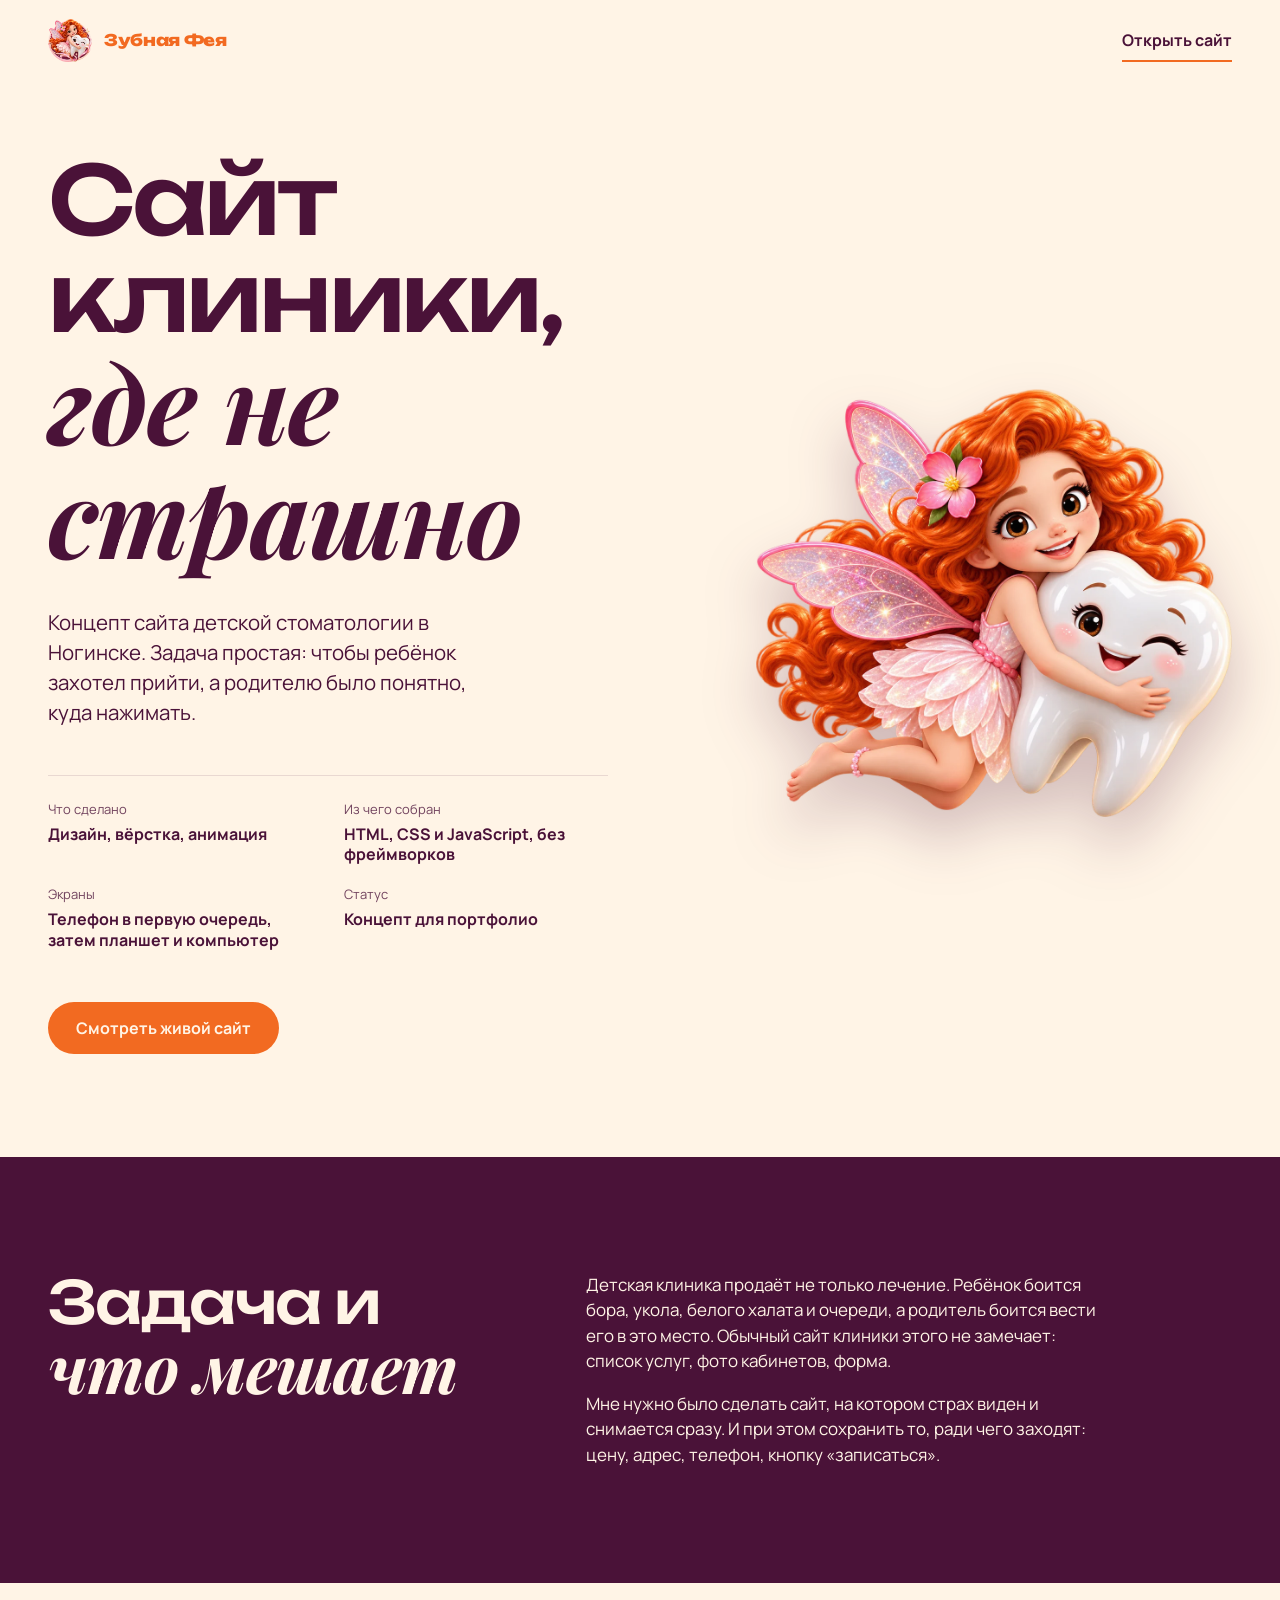
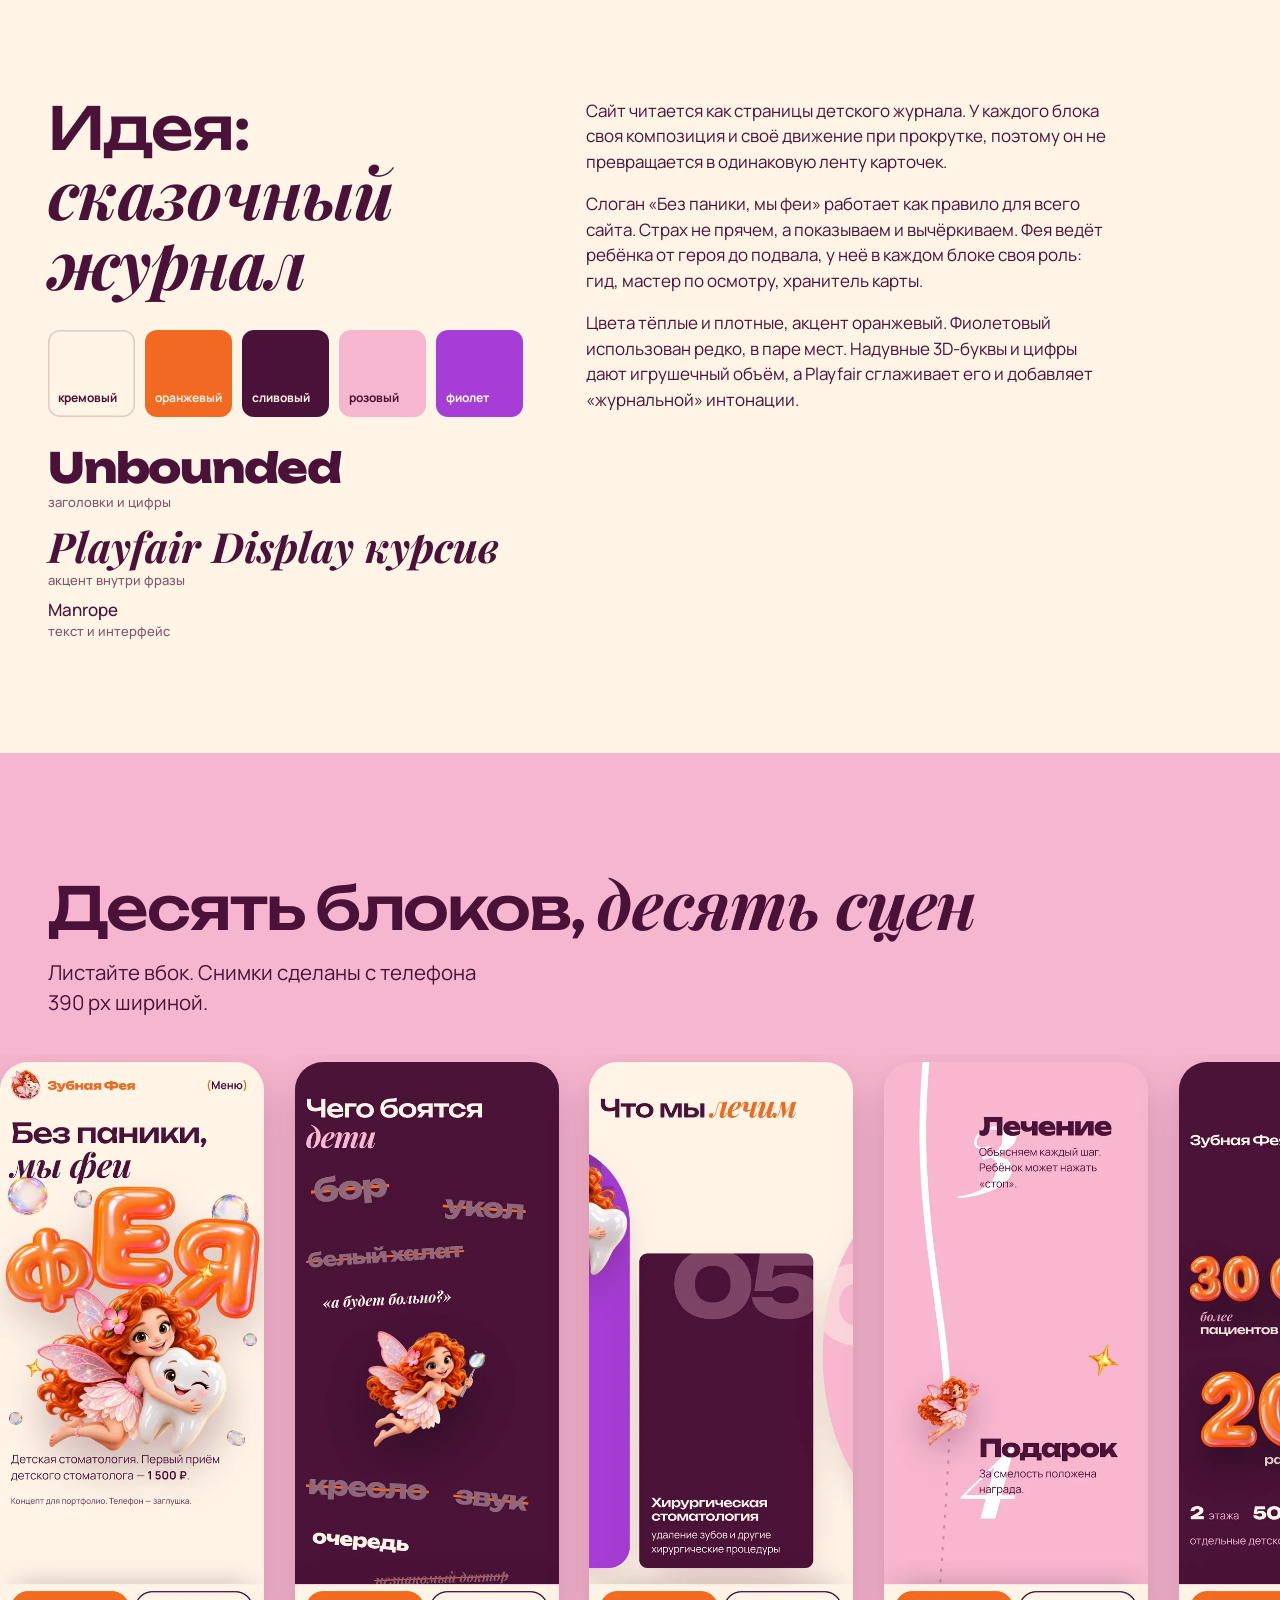
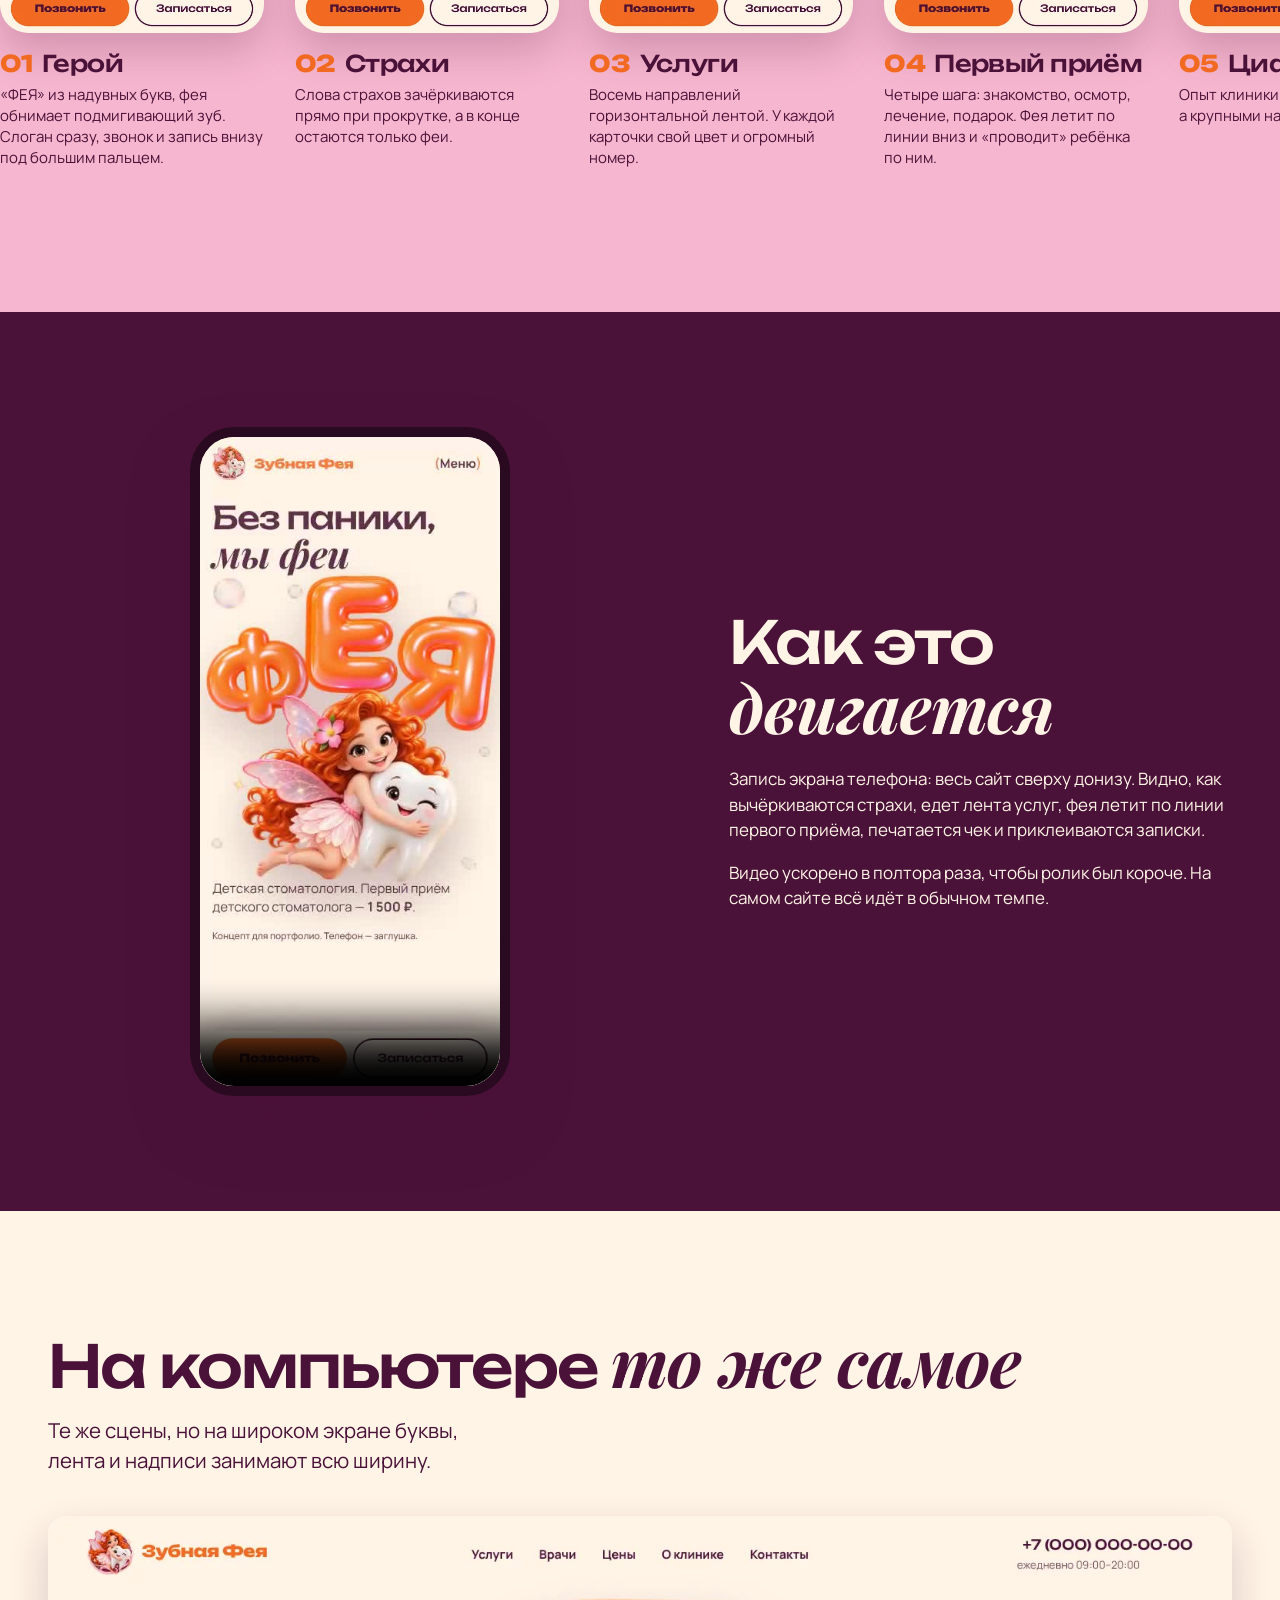
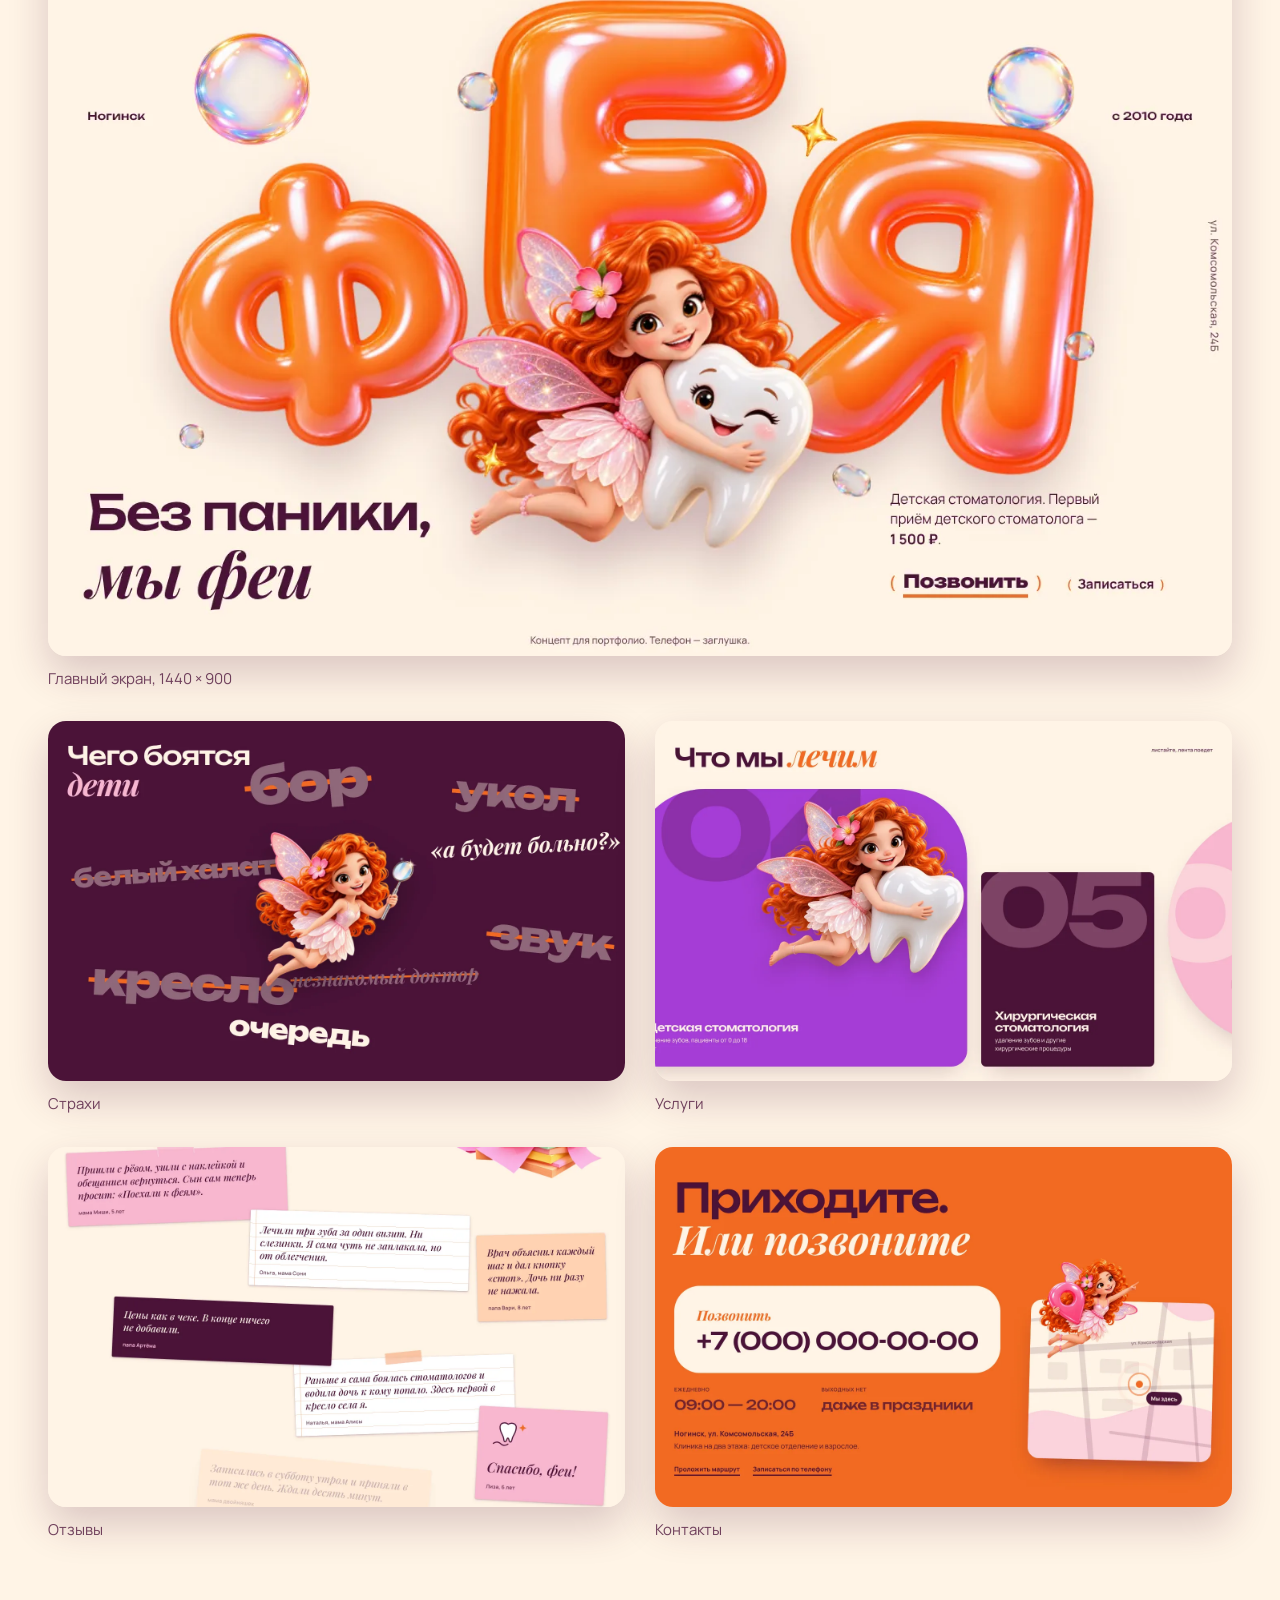
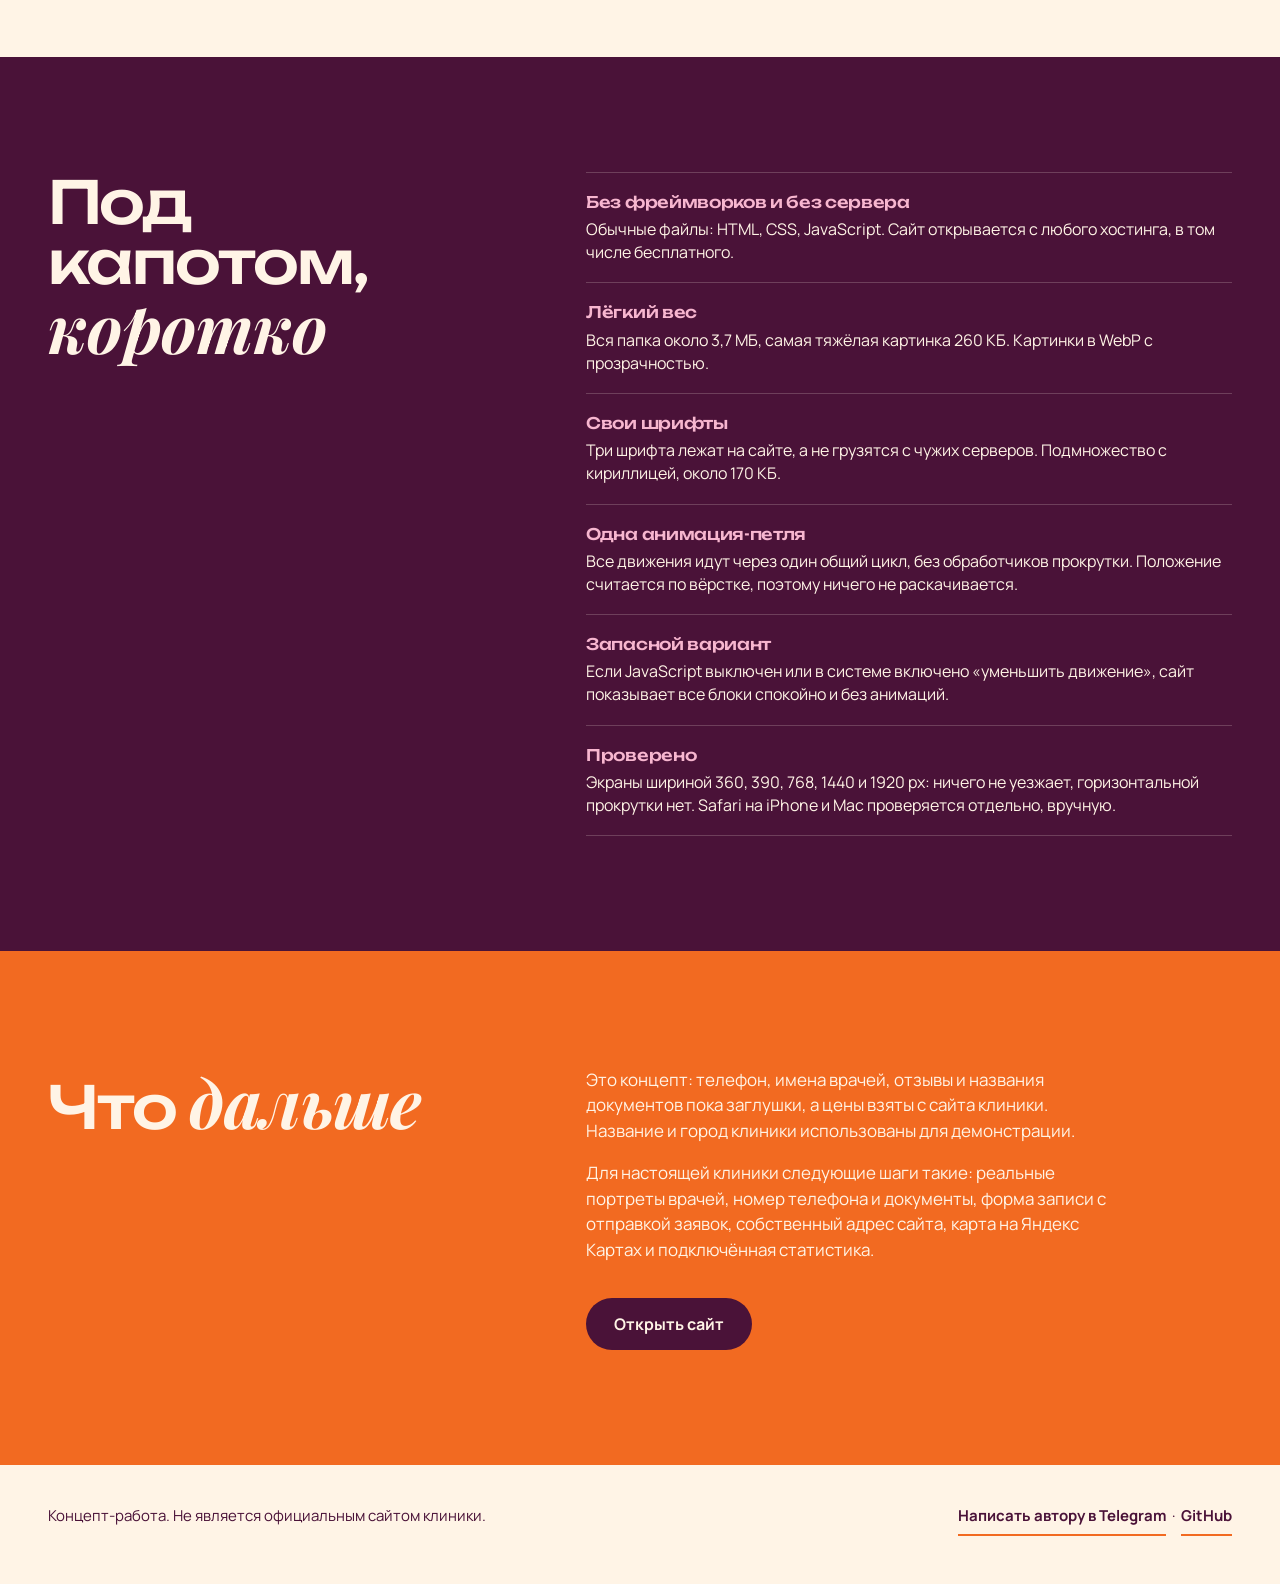
<file: case.html>
<!doctype html>
<html lang="ru">
<head>
<meta charset="utf-8">
<meta name="viewport" content="width=device-width, initial-scale=1, viewport-fit=cover">
<title>Кейс: сайт детской стоматологии «Зубная Фея» (концепт)</title>
<meta name="description" content="Кейс веб-дизайнера: концепт сайта детской стоматологии. Идея, решения по каждому блоку, видео и скриншоты.">
<meta name="theme-color" content="#FFF4E6">
<meta name="robots" content="noindex">
<link rel="canonical" href="https://deniyache.github.io/zubnaya-feya/case.html">
<meta property="og:type" content="website">
<meta property="og:locale" content="ru_RU">
<meta property="og:title" content="Кейс: сайт детской стоматологии «Зубная Фея»">
<meta property="og:description" content="Как сделать сайт для клиники, которой дети боятся. Идея, блоки, видео.">
<meta property="og:url" content="https://deniyache.github.io/zubnaya-feya/case.html">
<meta property="og:image" content="https://deniyache.github.io/zubnaya-feya/og-image.jpg">
<meta name="twitter:card" content="summary_large_image">
<link rel="icon" href="favicon.ico" sizes="48x48">
<link rel="icon" type="image/png" sizes="32x32" href="favicon-32.png">
<link rel="apple-touch-icon" href="apple-touch-icon.png">
<link rel="preload" as="font" type="font/woff" href="fonts/unbounded.woff" crossorigin>
<link rel="stylesheet" href="fonts.css">
<link rel="stylesheet" href="tokens.css">
<style>
  html { scroll-behavior: smooth; }
  body { margin: 0; background: var(--cream); color: var(--plum); overflow-x: hidden; }
  img, video { display: block; max-width: 100%; height: auto; }
  a { color: inherit; }
  .wrap { width: min(1240px, 100% - 2 * var(--gutter, 20px)); margin-inline: auto; }
  .cs-sec { padding: clamp(56px, 9vw, 120px) 0; }
  .cs-dark { background: var(--plum); color: var(--cream); }
  .cs-pink { background: var(--pink); }
  .cs-orange { background: var(--orange); color: var(--cream); }

  h1, h2, h3 { font-family: var(--font-display); font-weight: 500; letter-spacing: -0.035em; line-height: 1.02; margin: 0; text-wrap: balance; }
  h1 { font-size: clamp(2.4rem, 7.4vw, 6.2rem); }
  h2 { font-size: clamp(1.9rem, 4.6vw, 3.8rem); }
  h3 { font-size: clamp(1.1rem, 1.8vw, 1.5rem); letter-spacing: -0.025em; line-height: 1.1; }
  h1 em, h2 em { font-family: var(--font-accent); font-style: italic; font-weight: 700; letter-spacing: -0.01em; font-size: 1.14em; }
  p { margin: 0; line-height: 1.5; }
  .lead { font-size: clamp(1.05rem, 1.6vw, 1.35rem); line-height: 1.45; max-width: 36ch; }
  .body { font-size: 1.0625rem; max-width: 52ch; }
  .body + .body { margin-top: 1em; }

  /* верх */
  .cs-top { display: flex; align-items: center; justify-content: space-between; padding: 18px 0; gap: 16px; }
  .cs-brand { display: flex; align-items: center; gap: 12px; text-decoration: none; font-family: var(--font-display); font-weight: 800; color: var(--orange); letter-spacing: -0.02em; }
  .cs-brand img { width: 44px; height: 43px; }
  .cs-link { font-weight: 700; text-decoration: none; padding: 10px 0; background: linear-gradient(var(--orange), var(--orange)) 0 100% / 100% 2px no-repeat; }

  .cs-hero { padding: clamp(32px, 6vw, 72px) 0 clamp(48px, 8vw, 104px); }
  .cs-hero-grid { display: grid; gap: clamp(32px, 5vw, 64px); grid-template-columns: 1.15fr 0.85fr; align-items: center; }
  .cs-hero h1 { margin-bottom: clamp(20px, 3vw, 36px); }
  .cs-hero-img { position: relative; }
  .cs-hero-img img { width: 100%; filter: drop-shadow(0 30px 28px rgba(74, 18, 56, .25)); }
  .cs-facts { display: grid; grid-template-columns: repeat(2, minmax(0, 1fr)); gap: 20px 32px; margin-top: clamp(28px, 4vw, 48px); padding-top: 24px; border-top: 1.5px solid var(--plum-12); max-width: 560px; }
  .cs-facts dt { font-size: var(--fs-small); color: var(--plum-75); margin-bottom: 4px; }
  .cs-facts dd { margin: 0; font-weight: 700; line-height: 1.3; }
  .cs-cta { display: inline-flex; align-items: center; min-height: 52px; padding: 0 28px; border-radius: var(--radius-pill); background: var(--orange); color: var(--cream); font-weight: 700; text-decoration: none; margin-top: clamp(24px, 3vw, 36px); transition: transform var(--dur-fast) var(--ease-out); }
  .cs-cta:hover { transform: translateY(-2px); }
  .cs-cta:focus-visible, .cs-link:focus-visible, a:focus-visible { outline: 3px solid var(--violet); outline-offset: 3px; }

  /* две колонки текста */
  .cs-two { display: grid; grid-template-columns: minmax(0, 5fr) minmax(0, 7fr); gap: clamp(28px, 6vw, 96px); align-items: start; }

  /* идея: палитра и шрифты */
  .cs-sw { display: grid; grid-template-columns: repeat(5, 1fr); gap: 10px; margin-top: 32px; }
  .cs-sw div { border-radius: var(--radius-s); aspect-ratio: 1; padding: 10px; display: flex; align-items: flex-end; font-size: 0.75rem; font-weight: 700; }
  .cs-type { margin-top: 28px; display: grid; gap: 14px; }
  .cs-type p { line-height: 1.1; }
  .t-u { font-family: var(--font-display); font-weight: 800; font-size: clamp(1.6rem, 3.4vw, 2.6rem); letter-spacing: -0.03em; }
  .t-p { font-family: var(--font-accent); font-style: italic; font-weight: 700; font-size: clamp(1.6rem, 3.4vw, 2.6rem); }
  .t-m { font-weight: 500; font-size: 1.0625rem; }
  .cs-type small { display: block; font-family: var(--font-body); font-style: normal; font-weight: 500; font-size: var(--fs-small); opacity: .7; letter-spacing: 0; margin-top: 4px; }

  /* лента экранов */
  .cs-rail { display: flex; gap: clamp(16px, 2.4vw, 32px); overflow-x: auto; scroll-snap-type: x mandatory; padding: 8px max(var(--gutter, 20px), calc((100vw - 1240px) / 2)) 28px; -webkit-overflow-scrolling: touch; scrollbar-width: thin; scrollbar-color: var(--orange) transparent; }
  .cs-shot { flex: 0 0 min(264px, 70vw); scroll-snap-align: start; }
  .cs-shot img { width: 100%; border-radius: 28px; box-shadow: 0 18px 40px rgba(74, 18, 56, .22); background: var(--cream); }
  .cs-shot h3 { margin-top: 18px; }
  .cs-shot p { margin-top: 8px; font-size: 0.9375rem; line-height: 1.4; }
  .cs-num { font-family: var(--font-display); font-weight: 800; color: var(--orange); margin-right: .4em; }

  /* видео в рамке телефона */
  .cs-video-grid { display: grid; grid-template-columns: minmax(0, 6fr) minmax(0, 5fr); gap: clamp(28px, 6vw, 96px); align-items: center; }
  .cs-phone { width: min(300px, 78vw); margin-inline: auto; padding: 10px; border-radius: 44px; background: var(--plum); box-shadow: 0 30px 60px rgba(74, 18, 56, .35); }
  .cs-dark .cs-phone { background: #2a0a20; }
  .cs-phone video { width: 100%; border-radius: 34px; background: var(--cream); }

  /* десктоп-скрины */
  .cs-desk { display: grid; grid-template-columns: repeat(2, minmax(0, 1fr)); gap: clamp(16px, 2.4vw, 32px); }
  .cs-desk figure { margin: 0; }
  .cs-desk figure:first-child { grid-column: 1 / -1; }
  .cs-desk img { width: 100%; border-radius: 18px; box-shadow: 0 18px 40px rgba(74, 18, 56, .2); }
  .cs-desk figcaption { margin-top: 12px; font-size: 0.9375rem; color: var(--plum-75); }

  /* технически */
  .cs-list { list-style: none; margin: 0; padding: 0; display: grid; gap: 0; }
  .cs-list li { padding: 18px 0; border-top: 1.5px solid rgba(255, 244, 230, .2); line-height: 1.45; }
  .cs-list li:last-child { border-bottom: 1.5px solid rgba(255, 244, 230, .2); }
  .cs-list b { font-family: var(--font-display); font-weight: 500; letter-spacing: -0.02em; display: block; margin-bottom: 4px; color: var(--pink); }

  .cs-note { margin-top: 28px; font-size: 0.9375rem; color: var(--plum-75); max-width: 60ch; }
  .cs-foot { padding: 40px 0 56px; font-size: 0.9375rem; }
  .cs-foot-in { display: flex; flex-wrap: wrap; gap: 14px 32px; justify-content: space-between; align-items: center; }

  /* появление при прокрутке, только если JS работает и анимации не отключены */
  .js .rv { opacity: 0; transform: translateY(22px); transition: opacity var(--dur-base) var(--ease-out), transform var(--dur-base) var(--ease-out); }
  .js .rv.on { opacity: 1; transform: none; }
  @media (prefers-reduced-motion: reduce) { html { scroll-behavior: auto; } .js .rv { opacity: 1; transform: none; transition: none; } .cs-cta { transition: none; } }

  @media (max-width: 820px) {
    .cs-hero-grid, .cs-two, .cs-video-grid { grid-template-columns: 1fr; }
    .cs-hero-img { max-width: 420px; margin-inline: auto; order: -1; }
    .cs-desk { grid-template-columns: 1fr; }
    .cs-sw { grid-template-columns: repeat(5, 1fr); gap: 6px; }
    .cs-sw div { padding: 6px; font-size: 0.625rem; }
  }
</style>
<script>document.documentElement.classList.add('js')</script>
</head>
<body>

<div class="wrap">
  <header class="cs-top">
    <a class="cs-brand" href="./" aria-label="Открыть сайт «Зубная Фея»"><img src="img/logo-emblem.webp" width="44" height="43" alt=""><span>Зубная Фея</span></a>
    <a class="cs-link" href="./">Открыть сайт</a>
  </header>
</div>

<main>

<section class="cs-hero">
  <div class="wrap cs-hero-grid">
    <div>
      <h1>Сайт клиники, <em>где не страшно</em></h1>
      <p class="lead">Концепт сайта детской стоматологии в Ногинске. Задача простая: чтобы ребёнок захотел прийти, а родителю было понятно, куда нажимать.</p>
      <dl class="cs-facts">
        <div><dt>Что сделано</dt><dd>Дизайн, вёрстка, анимация</dd></div>
        <div><dt>Из чего собран</dt><dd>HTML, CSS и JavaScript, без фреймворков</dd></div>
        <div><dt>Экраны</dt><dd>Телефон в первую очередь, затем планшет и компьютер</dd></div>
        <div><dt>Статус</dt><dd>Концепт для портфолио</dd></div>
      </dl>
      <a class="cs-cta" href="./">Смотреть живой сайт</a>
    </div>
    <div class="cs-hero-img"><img src="img/fairy-hero-hug-wink-tooth.webp" width="1100" height="988" alt="Рыжая фея обнимает улыбающийся зуб и подмигивает"></div>
  </div>
</section>

<section class="cs-sec cs-dark">
  <div class="wrap cs-two">
    <h2 class="rv">Задача и <em>что мешает</em></h2>
    <div class="rv">
      <p class="body">Детская клиника продаёт не только лечение. Ребёнок боится бора, укола, белого халата и очереди, а родитель боится вести его в это место. Обычный сайт клиники этого не замечает: список услуг, фото кабинетов, форма.</p>
      <p class="body">Мне нужно было сделать сайт, на котором страх виден и снимается сразу. И при этом сохранить то, ради чего заходят: цену, адрес, телефон, кнопку «записаться».</p>
    </div>
  </div>
</section>

<section class="cs-sec">
  <div class="wrap cs-two">
    <div class="rv">
      <h2>Идея: <em>сказочный журнал</em></h2>
      <div class="cs-sw" aria-label="Палитра">
        <div style="background:#FFF4E6;box-shadow:inset 0 0 0 1.5px rgba(74,18,56,.18)">кремовый</div>
        <div style="background:#F26A21;color:#FFF4E6">оранжевый</div>
        <div style="background:#4A1238;color:#FFF4E6">сливовый</div>
        <div style="background:#F7B6CF">розовый</div>
        <div style="background:#A63DD6;color:#fff">фиолет</div>
      </div>
      <div class="cs-type" aria-label="Шрифты">
        <p class="t-u">Unbounded<small>заголовки и цифры</small></p>
        <p class="t-p">Playfair Display курсив<small>акцент внутри фразы</small></p>
        <p class="t-m">Manrope<small>текст и интерфейс</small></p>
      </div>
    </div>
    <div class="rv">
      <p class="body">Сайт читается как страницы детского журнала. У каждого блока своя композиция и своё движение при прокрутке, поэтому он не превращается в одинаковую ленту карточек.</p>
      <p class="body">Слоган «Без паники, мы феи» работает как правило для всего сайта. Страх не прячем, а показываем и вычёркиваем. Фея ведёт ребёнка от героя до подвала, у неё в каждом блоке своя роль: гид, мастер по осмотру, хранитель карты.</p>
      <p class="body">Цвета тёплые и плотные, акцент оранжевый. Фиолетовый использован редко, в паре мест. Надувные 3D-буквы и цифры дают игрушечный объём, а Playfair сглаживает его и добавляет «журнальной» интонации.</p>
    </div>
  </div>
</section>

<section class="cs-sec cs-pink" aria-labelledby="blocks-h">
  <div class="wrap">
    <h2 id="blocks-h" class="rv">Десять блоков, <em>десять сцен</em></h2>
    <p class="lead rv" style="margin-top:20px">Листайте вбок. Снимки сделаны с телефона 390 px шириной.</p>
  </div>
  <div class="cs-rail" tabindex="0" aria-label="Экраны мобильной версии" style="margin-top:36px">
    <figure class="cs-shot" style="margin:0"><img src="case/m-top.webp" width="520" height="1126" loading="lazy" alt="Герой: слово ФЕЯ из надувных букв и фея с зубом"><h3><span class="cs-num">01</span>Герой</h3><p>«ФЕЯ» из надувных букв, фея обнимает подмигивающий зуб. Слоган сразу, звонок и запись внизу под большим пальцем.</p></figure>
    <figure class="cs-shot" style="margin:0"><img src="case/m-strahi.webp" width="520" height="1126" loading="lazy" alt="Блок про страхи: слова бор, укол, белый халат зачёркнуты"><h3><span class="cs-num">02</span>Страхи</h3><p>Слова страхов зачёркиваются прямо при прокрутке, а в конце остаются только феи.</p></figure>
    <figure class="cs-shot" style="margin:0"><img src="case/m-uslugi.webp" width="520" height="1126" loading="lazy" alt="Услуги: горизонтальная лента карточек"><h3><span class="cs-num">03</span>Услуги</h3><p>Восемь направлений горизонтальной лентой. У каждой карточки свой цвет и огромный номер.</p></figure>
    <figure class="cs-shot" style="margin:0"><img src="case/m-priem.webp" width="520" height="1126" loading="lazy" alt="Первый приём: линия, по которой летит фея"><h3><span class="cs-num">04</span>Первый приём</h3><p>Четыре шага: знакомство, осмотр, лечение, подарок. Фея летит по линии вниз и «проводит» ребёнка по ним.</p></figure>
    <figure class="cs-shot" style="margin:0"><img src="case/m-o-klinike.webp" width="520" height="1126" loading="lazy" alt="Цифры: 30 000 и 2010 надувными цифрами"><h3><span class="cs-num">05</span>Цифры</h3><p>Опыт клиники показан не таблицей, а крупными надувными цифрами.</p></figure>
    <figure class="cs-shot" style="margin:0"><img src="case/m-vrachi.webp" width="520" height="1126" loading="lazy" alt="Врачи: цветные овалы с пометкой скоро"><h3><span class="cs-num">06</span>Врачи</h3><p>Пока без фото: овалы-заглушки в цветах сайта. Когда появятся портреты, они встанут на их место.</p></figure>
    <figure class="cs-shot" style="margin:0"><img src="case/m-ceny.webp" width="520" height="1126" loading="lazy" alt="Цены: чек и выбор возраста ребёнка"><h3><span class="cs-num">07</span>Цены</h3><p>Прайс в виде чека. Родитель выбирает возраст ребёнка, и цены пересчитываются под него.</p></figure>
    <figure class="cs-shot" style="margin:0"><img src="case/m-otzyvy.webp" width="520" height="1126" loading="lazy" alt="Отзывы: записки-стикеры"><h3><span class="cs-num">08</span>Отзывы</h3><p>Отзывы как записки-стикеры, которые приклеиваются. В концепте они вымышлены, и это написано под блоком.</p></figure>
    <figure class="cs-shot" style="margin:0"><img src="case/m-kontakty.webp" width="520" height="1126" loading="lazy" alt="Контакты на оранжевом фоне, карта-схема и фея с меткой"><h3><span class="cs-num">09</span>Контакты</h3><p>Оранжевый фон, схема проезда, фея с меткой. Телефон, адрес и маршрут видны без лишнего поиска.</p></figure>
    <figure class="cs-shot" style="margin:0"><img src="case/m-podval.webp" width="520" height="1126" loading="lazy" alt="Подвал: гигантская надпись ЗУБНАЯ ФЕЯ и список документов"><h3><span class="cs-num">10</span>Подвал</h3><p>Гигантская надпись, из-за которой выглядывает фея, и колонка из десяти документов клиники.</p></figure>
  </div>
</section>

<section class="cs-sec cs-dark" aria-labelledby="vid-h">
  <div class="wrap cs-video-grid">
    <div class="cs-phone rv">
      <video controls playsinline muted preload="none" poster="case/scroll-poster.jpg" width="390" height="844">
        <source src="case/scroll-mobile.mp4" type="video/mp4">
        Видео не открылось. Живой сайт доступен по кнопке «Открыть сайт».
      </video>
    </div>
    <div class="rv">
      <h2 id="vid-h">Как это <em>двигается</em></h2>
      <p class="body" style="margin-top:24px">Запись экрана телефона: весь сайт сверху донизу. Видно, как вычёркиваются страхи, едет лента услуг, фея летит по линии первого приёма, печатается чек и приклеиваются записки.</p>
      <p class="body">Видео ускорено в полтора раза, чтобы ролик был короче. На самом сайте всё идёт в обычном темпе.</p>
    </div>
  </div>
</section>

<section class="cs-sec">
  <div class="wrap">
    <h2 class="rv">На компьютере <em>то же самое</em></h2>
    <p class="lead rv" style="margin:20px 0 40px">Те же сцены, но на широком экране буквы, лента и надписи занимают всю ширину.</p>
    <div class="cs-desk">
      <figure class="rv"><img src="case/d-top.webp" width="1440" height="900" loading="lazy" alt="Главный экран на компьютере"><figcaption>Главный экран, 1440 × 900</figcaption></figure>
      <figure class="rv"><img src="case/d-strahi.webp" width="1440" height="900" loading="lazy" alt="Блок про страхи на компьютере"><figcaption>Страхи</figcaption></figure>
      <figure class="rv"><img src="case/d-uslugi.webp" width="1440" height="900" loading="lazy" alt="Лента услуг на компьютере"><figcaption>Услуги</figcaption></figure>
      <figure class="rv"><img src="case/d-otzyvy.webp" width="1440" height="900" loading="lazy" alt="Отзывы на компьютере"><figcaption>Отзывы</figcaption></figure>
      <figure class="rv"><img src="case/d-kontakty.webp" width="1440" height="900" loading="lazy" alt="Контакты на компьютере"><figcaption>Контакты</figcaption></figure>
    </div>
  </div>
</section>

<section class="cs-sec cs-dark">
  <div class="wrap cs-two">
    <h2 class="rv">Под капотом, <em>коротко</em></h2>
    <ul class="cs-list rv">
      <li><b>Без фреймворков и без сервера</b>Обычные файлы: HTML, CSS, JavaScript. Сайт открывается с любого хостинга, в том числе бесплатного.</li>
      <li><b>Лёгкий вес</b>Вся папка около 3,7 МБ, самая тяжёлая картинка 260 КБ. Картинки в WebP с прозрачностью.</li>
      <li><b>Свои шрифты</b>Три шрифта лежат на сайте, а не грузятся с чужих серверов. Подмножество с кириллицей, около 170 КБ.</li>
      <li><b>Одна анимация-петля</b>Все движения идут через один общий цикл, без обработчиков прокрутки. Положение считается по вёрстке, поэтому ничего не раскачивается.</li>
      <li><b>Запасной вариант</b>Если JavaScript выключен или в системе включено «уменьшить движение», сайт показывает все блоки спокойно и без анимаций.</li>
      <li><b>Проверено</b>Экраны шириной 360, 390, 768, 1440 и 1920 px: ничего не уезжает, горизонтальной прокрутки нет. Safari на iPhone и Mac проверяется отдельно, вручную.</li>
    </ul>
  </div>
</section>

<section class="cs-sec cs-orange">
  <div class="wrap cs-two">
    <h2 class="rv">Что <em>дальше</em></h2>
    <div class="rv">
      <p class="body">Это концепт: телефон, имена врачей, отзывы и названия документов пока заглушки, а цены взяты с сайта клиники. Название и город клиники использованы для демонстрации.</p>
      <p class="body">Для настоящей клиники следующие шаги такие: реальные портреты врачей, номер телефона и документы, форма записи с отправкой заявок, собственный адрес сайта, карта на Яндекс Картах и подключённая статистика.</p>
      <a class="cs-cta" style="background:var(--plum)" href="./">Открыть сайт</a>
    </div>
  </div>
</section>

</main>

<footer class="cs-foot">
  <div class="wrap cs-foot-in">
    <p>Концепт-работа. Не является официальным сайтом клиники.</p>
    <span><a class="cs-link" href="https://t.me/dionis_web">Написать автору в Telegram</a> &nbsp;·&nbsp; <a class="cs-link" href="https://github.com/Deniyache">GitHub</a></span>
  </div>
</footer>

<script>
(function () {
  var els = document.querySelectorAll('.rv');
  if (!('IntersectionObserver' in window) || window.matchMedia('(prefers-reduced-motion: reduce)').matches) {
    els.forEach(function (e) { e.classList.add('on'); }); return;
  }
  var io = new IntersectionObserver(function (list) {
    list.forEach(function (x) { if (x.isIntersecting) { x.target.classList.add('on'); io.unobserve(x.target); } });
  }, { rootMargin: '0px 0px -8% 0px', threshold: 0.08 });
  els.forEach(function (e) { io.observe(e); });
  // страховка: если что-то не успело показаться, показываем через 2.5 секунды
  setTimeout(function () { els.forEach(function (e) { e.classList.add('on'); }); }, 2500);
})();
</script>
</body>
</html>
</file>
<file: fonts.css>
/* Шрифты лежат на сайте (самохостинг), лицензия OFL: см. fonts/OFL-*.txt.
   Подмножество: латиница + кириллица. Переменные шрифты, нужные веса вырезаны. */
@font-face { font-family: "Unbounded"; font-style: normal; font-weight: 300 800; font-display: swap;
  src: url("fonts/unbounded.woff") format("woff"); }
@font-face { font-family: "Playfair Display"; font-style: italic; font-weight: 500 700; font-display: swap;
  src: url("fonts/playfair-italic.woff") format("woff"); }
@font-face { font-family: "Manrope"; font-style: normal; font-weight: 400 700; font-display: swap;
  src: url("fonts/manrope.woff") format("woff"); }
</file>
<file: tokens.css>
/* 03. Токены дизайн-системы «Зубная Фея»
   Единственный источник цветов, шрифтов и отступов.
   Новые значения в коде не придумываем, только берём отсюда. */


:root {
  /* Цвета */
  --cream: #FFF4E6;        /* основной фон («бумага») */
  --orange: #F26A21;       /* главный, гигантские буквы, кнопки */
  --plum: #4A1238;         /* текст и тёмные блоки */
  --pink: #F7B6CF;         /* нежный акцент, пузырьки, подложки */
  --violet: #A63DD6;       /* редкий акцент, 1-2 места на сайт */
  --white: #FFFFFF;

  /* Производные (прозрачности) */
  --plum-60: rgba(74, 18, 56, 0.6);
  --plum-75: rgba(74, 18, 56, 0.78);
  --plum-12: rgba(74, 18, 56, 0.12);
  --orange-12: rgba(242, 106, 33, 0.12);

  /* Шрифты */
  --font-display: "Unbounded", sans-serif;        /* гигантские слова, заголовки */
  --font-accent: "Playfair Display", serif;       /* курсивный акцент в той же фразе */
  --font-body: "Manrope", sans-serif;             /* текст и интерфейс */

  /* Шкала размеров (fluid, мобильный -> десктоп) */
  --fs-giant: clamp(7rem, 32vw, 30rem);   /* «ФЕЯ» на фоне героя */
  --fs-h1: clamp(2.5rem, 7vw, 6rem);
  --fs-h2: clamp(2rem, 5vw, 4rem);
  --fs-h3: clamp(1.25rem, 2.2vw, 1.75rem);
  --fs-body: 1rem;
  --fs-hero-line: clamp(2.25rem, 4.1vw, 3.75rem);  /* слоган в углу героя */
  --fs-small: 0.8125rem;                  /* мелкие подписи по углам */
  --fs-number: clamp(5rem, 22vw, 20rem);  /* огромные номера и цифры */

  /* Отступы: шкала 8px */
  --space-1: 8px;
  --space-2: 16px;
  --space-3: 32px;
  --space-4: 64px;
  --space-5: 128px;

  /* Формы */
  --radius-s: 12px;
  --radius-m: 28px;
  --radius-l: 64px;
  --radius-pill: 999px;

  /* Тени (мягкие, тёплые) */
  --shadow-soft: 0 24px 60px -20px rgba(74, 18, 56, 0.25);
  --shadow-fairy: 0 30px 50px -25px rgba(242, 106, 33, 0.45);

  /* Движение */
  --ease-out: cubic-bezier(0.22, 1, 0.36, 1);
  --dur-fast: 0.25s;
  --dur-base: 0.6s;
  --dur-slow: 1.2s;

  /* Сетка */
  --container: 1440px;
  --gutter: clamp(16px, 4vw, 48px);
}

/* Отключение анимаций */
@media (prefers-reduced-motion: reduce) {
  :root { --dur-fast: 0s; --dur-base: 0s; --dur-slow: 0s; }
}

/* База */
body {
  background: var(--cream);
  color: var(--plum);
  font-family: var(--font-body);
  font-size: var(--fs-body);
  line-height: 1.5;
}

/* Кнопка в скобках (как в референсе Nova) */
.btn-bracket {
  font-family: var(--font-body);
  font-weight: 700;
  color: var(--plum);
  background: none;
  border: 0;
  padding: var(--space-1) 0;
  position: relative;
}
.btn-bracket::before { content: "( "; }
.btn-bracket::after  { content: " )"; }
.btn-bracket:hover   { color: var(--orange); }

/* Акцентная смесь шрифтов в одной фразе: <em> внутри заголовка */
h1 em, h2 em { font-family: var(--font-accent); font-style: italic; font-weight: 500; }
</file>
<file: style.css>
/* Главный экран «Зубная Фея». Значения берём из tokens.css */

*, *::before, *::after { box-sizing: border-box; }
html { -webkit-text-size-adjust: 100%; scrollbar-color: var(--orange) var(--cream); }
body { margin: 0; overflow-x: clip; }
img { display: block; max-width: 100%; height: auto; }
a { color: inherit; }
::selection { background: var(--pink); color: var(--plum); }

:focus-visible { outline: 3px solid var(--orange); outline-offset: 4px; border-radius: 4px; }

.skip { position: absolute; left: var(--gutter); top: -80px; z-index: 50; background: var(--plum); color: var(--cream); padding: var(--space-1) var(--space-2); border-radius: var(--radius-s); }
.skip:focus { top: var(--space-1); }

/* ---------- Герой ---------- */
.hero {
  position: relative;
  min-height: max(100svh, 640px);
  overflow: clip;
  isolation: isolate;
}

/* Шапка */
.top {
  position: absolute; inset: 0 0 auto 0; z-index: 10;
  display: grid; grid-template-columns: 1fr auto 1fr; align-items: start;
  padding: var(--space-2) var(--gutter);
}
.brand { display: inline-flex; align-items: center; gap: 10px; text-decoration: none; justify-self: start; min-height: 44px; }
.brand img { width: 56px; height: auto; }
.brand-name { font-family: var(--font-display); font-weight: 800; color: var(--orange); font-size: 1.25rem; letter-spacing: -0.02em; line-height: 1; }

.nav { display: flex; gap: clamp(16px, 2.2vw, 36px); padding-top: 12px; }
.nav a { font-weight: 700; font-size: 0.9375rem; text-decoration: none; padding: 8px 0; background: linear-gradient(var(--orange), var(--orange)) 0 100% / 0 2px no-repeat; transition: background-size var(--dur-base) var(--ease-out); }
.nav a:hover { background-size: 100% 2px; }

.top-right { justify-self: end; text-align: right; padding-top: 6px; display: grid; gap: 2px; }
.phone { font-family: var(--font-display); font-weight: 500; font-size: 1.0625rem; text-decoration: none; letter-spacing: -0.01em; }
.phone:hover { color: var(--orange); }
.hours { font-size: var(--fs-small); color: var(--plum-75); }
.menu-btn { display: none; }

/* Слоган в левом нижнем углу */
.title {
  position: absolute; z-index: 8; left: var(--gutter); bottom: clamp(36px, 7svh, 72px);
  margin: 0; font-family: var(--font-display); font-weight: 500;
  font-size: var(--fs-hero-line); line-height: 1.02; letter-spacing: -0.035em;
  text-wrap: balance;
}
.title .t1 { display: block; }
.title em { display: block; font-family: var(--font-accent); font-style: italic; font-weight: 700; font-size: 1.28em; letter-spacing: -0.01em; margin-top: 0.06em; }

/* Правый нижний угол */
.side { position: absolute; z-index: 8; right: var(--gutter); bottom: clamp(36px, 7svh, 72px); width: min(23rem, 27vw); display: grid; gap: var(--space-2); justify-items: start; }
.lead { margin: 0; font-size: 1.0625rem; line-height: 1.45; max-width: 26ch; }
.lead strong { font-weight: 700; white-space: nowrap; }
.actions { display: flex; flex-wrap: wrap; align-items: baseline; gap: 4px var(--space-3); }

/* Кнопки в скобках */
.btn { position: relative; display: inline-flex; align-items: center; min-height: 48px; text-decoration: none; font-weight: 700; color: var(--plum); }
.btn::before, .btn::after { color: var(--orange); font-family: var(--font-display); font-weight: 300; transition: transform var(--dur-base) var(--ease-out); }
.btn::before { content: "("; margin-right: 0.45em; }
.btn::after { content: ")"; margin-left: 0.45em; }
.btn span { background: linear-gradient(var(--orange), var(--orange)) 0 100% / 100% 2px no-repeat; padding-bottom: 2px; transition: background-size var(--dur-base) var(--ease-out), color var(--dur-fast); }
.btn:hover span { color: var(--orange); }
.btn:hover::before { transform: translateX(-6px); }
.btn:hover::after { transform: translateX(6px); }
.btn-call { font-family: var(--font-display); font-weight: 800; font-size: 1.375rem; letter-spacing: -0.02em; }
.btn-call span { background-size: 100% 4px; padding-bottom: 4px; }
.btn-book { font-size: 1rem; }
.btn-book span { background-size: 0 2px; }
.btn-book:hover span { background-size: 100% 2px; }

/* Мелочь по углам */
.corner, .vert, .concept { margin: 0; position: absolute; z-index: 7; font-size: var(--fs-small); font-weight: 500; }
.corner { font-family: var(--font-display); font-weight: 500; letter-spacing: 0.02em; }
.corner-tl { left: var(--gutter); top: 26svh; }
.corner-tr { right: var(--gutter); top: 26svh; }
.vert { right: 12px; top: 50%; translate: 0 -50%; writing-mode: vertical-rl; color: var(--plum-75); letter-spacing: 0.04em; }
.concept { left: 50%; translate: -50% 0; bottom: 10px; font-size: 0.75rem; color: var(--plum-75); white-space: nowrap; }

/* ---------- Сцена: буквы, фея, пузыри ---------- */
.stage {
  position: absolute; z-index: 3; left: 50%; top: 50%;
  width: min(94vw, 130svh); aspect-ratio: 16 / 8.5;
  translate: -50% -50%;
  pointer-events: none;
}
.slot { position: absolute; left: var(--l); top: var(--t); width: var(--w); translate: var(--tx, 0%) -50%; rotate: var(--r, 0deg); }
.layer { will-change: transform; }
.layer img { width: 100%; height: auto; user-select: none; -webkit-user-drag: none; }

/* буквы */
.letter { z-index: 2; }
.letter img { filter: drop-shadow(0 28px 28px rgba(74, 18, 56, 0.22)); }
.l-f  { --l: 1%;  --t: 55%; --w: 31%; --r: -6deg; }
.l-e  { --l: 34%; --t: 31%; --w: 31%; --r: 3deg; }
.l-ya { --l: 65%; --t: 53%; --w: 31%; --r: 7deg; }

/* фея */
.fairy { z-index: 4; --l: 49%; --t: 70%; --w: 38%; --tx: -50%; }
.fairy img { filter: drop-shadow(0 34px 30px rgba(74, 18, 56, 0.28)); }

/* пузыри и звёзды */
.bub, .star { z-index: 1; }
.bub-a { --l: 3%;  --t: 14%; --w: 12%; }
.bub-b { --l: 86%; --t: 12%; --w: 9%; }
.bub-c { --l: 31%; --t: 12%; --w: 4.2%; z-index: 5; }
.bub-d { --l: 70%; --t: 88%; --w: 4%; z-index: 5; }
.bub-e { --l: 94%; --t: 62%; --w: 3.2%; z-index: 5; }
.bub-f { --l: 2%;  --t: 80%; --w: 2.6%; z-index: 5; }
.star-a { --l: 66%; --t: 20%; --w: 4.4%; z-index: 6; }
.star-b { --l: 33%; --t: 84%; --w: 3%; z-index: 6; }


/* ---------- Блок 2: страхи ---------- */
.fears { position: relative; height: 340svh; background: var(--plum); color: var(--cream); }
.fears-pin { position: sticky; top: 0; height: 100svh; min-height: 560px; overflow: clip; }
.fears-title { position: absolute; z-index: 5; left: var(--gutter); top: clamp(24px, 6svh, 56px); margin: 0; font-family: var(--font-display); font-weight: 500; font-size: var(--fs-h2); line-height: 1; letter-spacing: -0.035em; max-width: 9ch; text-wrap: balance; }
.fears-title em { font-family: var(--font-accent); font-style: italic; font-weight: 700; color: var(--pink); font-size: 1.2em; }

.fear-words { list-style: none; margin: 0; padding: 0; }
.fw { position: absolute; z-index: 3; left: var(--x); top: var(--y); rotate: var(--r, 0deg); margin: 0; white-space: nowrap; --k: 0; }
.fw span {
  display: inline-block; font-family: var(--font-display); font-weight: 800; letter-spacing: -0.04em; line-height: 1.1;
  font-size: var(--s, clamp(2.4rem, 7vw, 6.5rem)); padding: 0 0.08em;
  color: color-mix(in srgb, var(--cream) calc(100% - var(--k) * 62%), var(--plum));
  background: linear-gradient(var(--orange), var(--orange)) 0 54% / calc(var(--k) * 100%) 0.1em no-repeat;
}
.fw-5 span, .fw-7 span { font-family: var(--font-accent); font-style: italic; font-weight: 700; letter-spacing: -0.01em; }
.fw-1 { --x: 34%; --y: 9%; --r: -5deg; --s: clamp(3rem, 9vw, 8rem); }
.fw-2 { --x: 70%; --y: 14%; --r: 4deg; }
.fw-3 { --x: 4%;  --y: 38%; --r: -4deg; --s: clamp(2rem, 4.4vw, 4rem); }
.fw-4 { --x: 7%;  --y: 66%; --r: 3deg;  --s: clamp(2.8rem, 8vw, 7rem); }
.fw-5 { --x: 66%; --y: 31%; --r: -3deg; --s: clamp(1.7rem, 3.8vw, 3.4rem); }
.fw-6 { --x: 76%; --y: 54%; --r: 6deg;  --s: clamp(2.6rem, 7.6vw, 6.6rem); }
.fw-7 { --x: 42%; --y: 68%; --r: -2deg; --s: clamp(1.6rem, 3.4vw, 3rem); }
.fw-8 { --x: 31%; --y: 82%; --r: 5deg;  --s: clamp(2rem, 4.8vw, 4.2rem); }

.fears-fairy { position: absolute; z-index: 4; left: 50%; top: 53%; width: min(28vw, 48svh); translate: -50% -50%; pointer-events: none; }
.fears-fairy .in { transform: translateY(var(--fy, 0px)) rotate(var(--fr, 0deg)); }
.fears-fairy img { animation: float 7s ease-in-out infinite; filter: drop-shadow(0 30px 40px rgba(0, 0, 0, 0.35)); }

.fears-end { position: absolute; z-index: 6; right: var(--gutter); bottom: clamp(28px, 7svh, 64px); width: min(26rem, 34vw); display: grid; gap: var(--space-1); justify-items: start; opacity: var(--end, 0); translate: 0 calc((1 - var(--end, 0)) * 24px); }
.fears-end-text { margin: 0; font-family: var(--font-display); font-weight: 500; font-size: clamp(1.25rem, 2.2vw, 2rem); line-height: 1.12; letter-spacing: -0.03em; }
.fears-end-text em { font-family: var(--font-accent); font-style: italic; font-weight: 700; color: var(--pink); font-size: 1.12em; }
.btn-light { color: var(--cream); }
.btn-light span { background-size: 100% 2px; }
.js:not(.no-fx) .fears-end[style*="--end:0"] { pointer-events: none; }

@media (max-width: 860px) {
  .fears { height: 320svh; }
  .fears-title { font-size: clamp(2rem, 9.4vw, 3rem); max-width: 8ch; }
  .fears-fairy { top: 58%; width: min(46vw, 27svh); }
  .fw span { font-size: var(--sm, clamp(2rem, 11vw, 3.4rem)); }
  .fw-1 { --x: 6%;  --y: 19%; --sm: clamp(2.4rem, 12vw, 4rem); }
  .fw-2 { --x: 56%; --y: 23%; --sm: clamp(2rem, 10vw, 3.4rem); }
  .fw-3 { --x: 4%;  --y: 32%; --sm: clamp(1.6rem, 7.4vw, 2.5rem); }
  .fw-5 { --x: 10%; --y: 40%; --sm: clamp(1.2rem, 5.6vw, 1.9rem); }
  .fw-4 { --x: 4%;  --y: 72%; --sm: clamp(2rem, 10vw, 3.4rem); }
  .fw-6 { --x: 60%; --y: 74%; --sm: clamp(2rem, 9.4vw, 3.2rem); }
  .fw-8 { --x: 6%;  --y: 82%; --sm: clamp(1.5rem, 7vw, 2.3rem); }
  .fw-7 { --x: 30%; --y: 89%; --sm: clamp(1.1rem, 5.2vw, 1.7rem); }
  .fears-end { left: var(--gutter); right: var(--gutter); width: auto; bottom: 96px; background: var(--plum); padding: var(--space-1) 0; }
}
@media (prefers-reduced-motion: reduce) {
  .fears { height: auto; }
  .fears-pin { position: relative; height: auto; min-height: 100svh; }
  .fw { --k: 1; }
  .fears-end { --end: 1; }
}


/* ---------- Блок 3: услуги ---------- */
.svc { position: relative; height: 420svh; background: var(--cream); }
.svc-pin { position: sticky; top: 0; height: 100svh; min-height: 560px; overflow: clip; }
.svc-title { position: absolute; z-index: 5; left: var(--gutter); top: clamp(20px, 5svh, 48px); margin: 0; font-family: var(--font-display); font-weight: 500; font-size: var(--fs-h2); line-height: 1; letter-spacing: -0.035em; }
.svc-title em { font-family: var(--font-accent); font-style: italic; font-weight: 700; color: var(--orange); font-size: 1.2em; }
.svc-hint { position: absolute; z-index: 5; right: var(--gutter); top: clamp(28px, 7svh, 64px); margin: 0; font-size: var(--fs-small); font-weight: 700; color: var(--plum-75); }

.svc-track {
  list-style: none; margin: 0; padding: 0 var(--gutter); position: absolute; left: 0; top: clamp(96px, 20svh, 170px); bottom: clamp(20px, 4svh, 40px);
  display: flex; align-items: center; gap: clamp(16px, 2.4vw, 36px); width: max-content; will-change: transform;
  transform: translate3d(var(--tx, 0px), 0, 0);
}
.card { position: relative; flex: none; height: var(--h, 100%); width: var(--w, 40vw); border-radius: var(--rad, var(--radius-l)); padding: clamp(18px, 2.4vw, 36px); overflow: hidden; background: var(--bg); color: var(--fg, var(--plum)); display: flex; flex-direction: column; justify-content: flex-end; isolation: isolate; box-shadow: var(--shadow-soft); }
.card .num { position: absolute; z-index: -1; font-family: var(--font-display); font-weight: 800; line-height: 0.8; letter-spacing: -0.06em; font-size: var(--ns, clamp(9rem, 22vw, 21rem)); left: var(--nl, auto); right: var(--nr, -0.05em); top: var(--nt, -0.06em); color: var(--nc); translate: calc(var(--np, 0) * 1px) 0; }
.c-text h3 { margin: 0 0 6px; font-family: var(--font-display); font-weight: 500; font-size: clamp(1.15rem, 1.9vw, 1.7rem); line-height: 1.08; letter-spacing: -0.03em; text-wrap: balance; max-width: 16ch; }
.c-text p { margin: 0; font-size: 0.9375rem; line-height: 1.4; max-width: 28ch; }
.c-fairy { position: absolute; z-index: 0; width: var(--fw, 70%); right: var(--fr, 2%); top: var(--ft, 8%); height: auto; filter: drop-shadow(0 22px 24px rgba(74, 18, 56, 0.28)); }
.c-deco { position: absolute; z-index: 0; width: var(--dw, 30%); right: var(--dr, 10%); top: var(--dt, 14%); height: auto; animation: drift 10s ease-in-out infinite; }
.c-text { position: relative; z-index: 2; }

/* у каждой карточки своя форма, цвет, размер и положение */
.c1 { --w: 54vw; --h: 100%; --bg: var(--orange); --nc: color-mix(in srgb, var(--orange) 70%, var(--cream)); --rad: 120px 40px 120px 40px; --fw: 62%; --fr: 0%; --ft: 6%; }
.c2 { --w: 28vw; --h: 74%; --bg: var(--pink); --nc: color-mix(in srgb, var(--pink) 55%, var(--cream)); --rad: 999px; --ns: clamp(8rem, 16vw, 15rem); --nl: 50%; --nr: auto; --nt: 12%; padding-inline: clamp(24px, 3.4vw, 52px); text-align: center; align-items: center; margin-top: auto; }
.c2 .num { translate: -50% 0; }
.c3 { --w: 44vw; --h: 86%; --bg: var(--white); --nc: var(--orange-12); --rad: var(--radius-m); --fw: 58%; --fr: -2%; --ft: 4%; --nl: -0.05em; --nr: auto; align-self: flex-start; }
.c4 { --w: 58vw; --h: 100%; --bg: var(--violet); --fg: var(--cream); --nc: color-mix(in srgb, var(--violet) 72%, var(--plum)); --rad: 180px 180px 40px 40px; --fw: 62%; --fr: 1%; --ft: 3%; --nl: 2%; --nr: auto; }
.c5 { --w: 30vw; --h: 70%; --bg: var(--plum); --fg: var(--cream); --nc: color-mix(in srgb, var(--plum) 70%, var(--pink)); --rad: var(--radius-s); align-self: flex-end; --ns: clamp(8rem, 18vw, 17rem); }
.c6 { --w: 38vw; --h: 84%; --bg: var(--pink); --nc: color-mix(in srgb, var(--pink) 55%, var(--cream)); --rad: 50%; --dw: 34%; --dr: 12%; --dt: 12%; --nl: 6%; --nr: auto; --nt: 22%; padding: clamp(40px, 6vw, 100px); align-items: center; text-align: center; }
.c6 .c-text h3, .c6 .c-text p { margin-inline: auto; }
.c7 { --w: 34vw; --h: 64%; --bg: var(--white); --nc: var(--orange-12); --rad: 40px 120px 40px 120px; align-self: flex-start; --ns: clamp(8rem, 18vw, 17rem); --nl: -0.04em; --nr: auto; }
.c8 { --w: 40vw; --h: 90%; --bg: var(--orange); --nc: color-mix(in srgb, var(--orange) 70%, var(--cream)); --rad: var(--radius-l) var(--radius-l) var(--radius-l) 0; --dw: 30%; --dr: 10%; --dt: 8%; }
.svc-end { flex: none; width: min(26rem, 70vw); display: grid; gap: var(--space-2); justify-items: start; padding-inline: var(--space-3); align-self: center; }
.svc-end p { margin: 0; font-family: var(--font-display); font-weight: 500; font-size: clamp(1.4rem, 2.6vw, 2.2rem); line-height: 1.1; letter-spacing: -0.03em; }
.svc-end em { font-family: var(--font-accent); font-style: italic; font-weight: 700; color: var(--orange); }
.c1 .c-text p, .c8 .c-text p { color: var(--plum); }

@media (max-width: 860px) {
  .svc { height: 520svh; }
  .svc-hint { display: none; }
  .svc-title { font-size: clamp(2rem, 9.4vw, 3rem); }
  .svc-track { top: clamp(84px, 16svh, 120px); bottom: 96px; gap: 14px; }
  .c1 { --w: 84vw; --rad: 80px 32px 80px 32px; }
  .c2 { --w: 62vw; --h: 78%; }
  .c3 { --w: 80vw; --h: 90%; }
  .c4 { --w: 86vw; --rad: 120px 120px 32px 32px; }
  .c5 { --w: 66vw; --h: 74%; }
  .c6 { --w: 78vw; --h: 78%; padding: 56px 28px; }
  .c7 { --w: 72vw; --h: 70%; }
  .c8 { --w: 80vw; --h: 90%; }
  .card .num { --ns: clamp(7rem, 40vw, 11rem); }
  .c2 .num, .c5 .num, .c7 .num { --ns: clamp(6.5rem, 34vw, 9rem); }
  .svc-end { width: 78vw; }
}
@media (prefers-reduced-motion: reduce) {
  .svc { height: auto; }
  .svc-pin { position: relative; height: auto; min-height: 0; overflow: visible; padding-top: 110px; }
  .svc-track { position: relative; top: auto; bottom: auto; width: auto; overflow-x: auto; height: 78svh; padding-block: 8px; scroll-snap-type: x proximity; transform: none; }
  .card { scroll-snap-align: start; }
}


/* ---------- Блок 4: первый приём ---------- */
.visit { position: relative; background: var(--pink); color: var(--plum); padding: clamp(72px, 12svh, 140px) 0 clamp(72px, 12svh, 140px); overflow: clip; }
.visit-title { margin: 0 var(--gutter); max-width: 12ch; font-family: var(--font-display); font-weight: 500; font-size: var(--fs-h1); line-height: 1; letter-spacing: -0.04em; text-wrap: balance; position: relative; z-index: 3; }
.visit-title em { font-family: var(--font-accent); font-style: italic; font-weight: 700; color: var(--white); font-size: 1.12em; display: inline-block; }

.route { position: relative; height: clamp(1700px, 150vw, 2400px); margin-top: var(--space-3); }
.route-svg { position: absolute; inset: 0; width: 100%; height: 100%; overflow: visible; }
.route-svg path { fill: none; vector-effect: non-scaling-stroke; stroke-linecap: round; }
.route-track { stroke: var(--plum); stroke-opacity: 0.28; stroke-width: 3px; stroke-dasharray: 2 14; }
.route-line { stroke: var(--white); stroke-width: 10px; }
.route-m { display: none; }

.route-fairy { position: absolute; left: 0; top: 0; width: clamp(110px, 15vw, 230px); height: auto; will-change: transform; filter: drop-shadow(0 20px 22px rgba(74, 18, 56, 0.28)); z-index: 4; transform: translate3d(calc(50vw - 50%), 0, 0); }

.steps { list-style: none; margin: 0; padding: 0; }
.step { position: absolute; z-index: 3; top: var(--sy); width: min(30rem, 34%); translate: 0 -66%; }
.step h3 { margin: 0 0 8px; font-family: var(--font-display); font-weight: 800; font-size: clamp(2rem, 4.6vw, 4.4rem); line-height: 1; letter-spacing: -0.045em; }
.step p { margin: 0; font-size: clamp(1rem, 1.3vw, 1.2rem); line-height: 1.45; max-width: 24ch; }
.s-num { position: absolute; z-index: -1; font-family: var(--font-accent); font-style: italic; font-weight: 700; font-size: clamp(9rem, 20vw, 19rem); line-height: 0.7; color: var(--white); left: -0.12em; top: -0.12em; }
.s1 { --sy: 14.4%; left: 31%; }
.s2 { --sy: 34.4%; right: 31%; text-align: right; }
.s2 p { margin-left: auto; }
.s2 .s-num { left: auto; right: -0.1em; }
.s3 { --sy: 54.4%; left: 31%; }
.s4 { --sy: 74.4%; right: 31%; text-align: right; }
.s4 p { margin-left: auto; }
.s4 .s-num { left: auto; right: -0.1em; }

.v-deco { position: absolute; height: auto; z-index: 2; animation: drift 11s ease-in-out infinite; }
.vd1 { width: clamp(28px, 4vw, 60px); left: 8%; top: 22%; }
.vd2 { width: clamp(64px, 9vw, 130px); right: 6%; top: 8%; animation-duration: 14s; }
.vd3 { width: clamp(40px, 5vw, 80px); left: 60%; top: 66%; animation: twinkle 3.8s ease-in-out infinite; }
.vd4 { width: clamp(26px, 3.4vw, 52px); left: 10%; top: 86%; animation-duration: 9s; }

.price { position: relative; z-index: 3; margin-top: clamp(0px, 2svh, 24px); text-align: center; display: grid; justify-items: center; gap: var(--space-1); padding: 0 var(--gutter); }
.price-num { margin: 0; font-family: var(--font-display); font-weight: 800; font-size: clamp(5rem, 19vw, 17rem); line-height: 0.9; letter-spacing: -0.06em; }
.price-num em { font-family: var(--font-accent); font-style: italic; font-weight: 700; color: var(--white); font-size: 0.8em; letter-spacing: 0; }
.price-cap { margin: 0; font-size: 1.0625rem; font-weight: 500; }
.price .actions { margin-top: var(--space-2); justify-content: center; }

@media (max-width: 860px) {
  .visit-title { font-size: clamp(2.4rem, 11.4vw, 3.6rem); }
  .route { height: 2300px; margin-top: var(--space-2); }
  .route-d { display: none; }
  .route-m { display: inline; }
  .route-fairy { width: 92px; }
  .step { width: auto; left: 36%; right: var(--gutter); text-align: left; }
  .s2, .s4 { left: 36%; right: var(--gutter); text-align: left; }
  .s2 p, .s4 p { margin-left: 0; }
  .s2 .s-num, .s4 .s-num { left: -0.12em; right: auto; }
  .step h3 { font-size: clamp(1.9rem, 9.4vw, 2.8rem); }
  .s-num { font-size: clamp(8rem, 40vw, 12rem); }
  .vd2 { right: 4%; top: 3%; }
  .vd3 { left: 78%; }
}
@media (prefers-reduced-motion: reduce) { .route-fairy { transform: translate3d(calc(50vw - 50%), 0, 0) !important; } }
html:not(.js) .route-fairy { display: none; }


/* ---------- Блок 5: цифры ---------- */
.nums { position: relative; background: var(--plum); color: var(--cream); padding: clamp(72px, 12svh, 130px) 0 clamp(64px, 10svh, 120px); overflow: clip; --dh: clamp(76px, 19vw, 300px); }
.nums-title { margin: 0 var(--gutter) 0 auto; width: max-content; max-width: 100%; font-family: var(--font-display); font-weight: 500; font-size: var(--fs-h3); line-height: 1.1; letter-spacing: -0.03em; text-align: right; }
.nums-title em { font-family: var(--font-accent); font-style: italic; font-weight: 700; color: var(--pink); font-size: 1.15em; }

.nrow { position: relative; display: flex; align-items: flex-end; gap: clamp(12px, 3vw, 48px); padding: 0 var(--gutter); translate: var(--drift, 0) 0; }
.n1 { margin-top: clamp(80px, 22svh, 220px); flex-wrap: wrap; row-gap: 0; }
.n1 .ncap { margin-left: auto; margin-right: 0; margin-top: 8px; max-width: none; }
.n2 { margin-top: clamp(40px, 8svh, 90px); justify-content: flex-end; }
.digits { display: flex; align-items: flex-end; gap: clamp(2px, 0.6vw, 10px); }
.dg { height: var(--dh); width: auto; flex: none; filter: drop-shadow(0 26px 24px rgba(0, 0, 0, 0.35)); rotate: var(--r, 0deg); }
.digits .dg:nth-child(2) { --r: -4deg; }
.digits .dg:nth-child(3) { --r: 3deg; }
.digits .dg:nth-child(4) { --r: -3deg; }
.digits .dg:nth-child(5) { --r: 2deg; }
.gap { width: clamp(14px, 3vw, 50px); flex: none; }
.dg.foil { height: calc(var(--dh) * 1.92); margin-left: 0; rotate: 0deg; }
.ncap { margin: 0 0 clamp(8px, 2vw, 28px); font-family: var(--font-display); font-weight: 500; font-size: clamp(1.1rem, 2.4vw, 2.2rem); line-height: 1.1; letter-spacing: -0.03em; max-width: 8ch; }
.ncap small { display: block; font-family: var(--font-accent); font-style: italic; font-weight: 700; font-size: 1.05em; color: var(--pink); letter-spacing: 0; }
.ncap em { display: block; font-family: var(--font-accent); font-style: italic; font-weight: 700; color: var(--pink); font-size: 1.2em; letter-spacing: 0; }
.ncap-l { margin-right: auto; max-width: 9ch; }
.nfacts { margin: clamp(32px, 6svh, 64px) var(--gutter) 0; display: flex; flex-wrap: wrap; gap: 8px clamp(20px, 3vw, 48px); align-items: baseline; font-size: 1rem; color: var(--pink); }
.nfacts b { font-family: var(--font-display); font-weight: 800; font-size: clamp(1.6rem, 3vw, 2.6rem); letter-spacing: -0.04em; color: var(--cream); margin-right: 0.15em; }

.js .nums:not(.in) .dg { opacity: 0; }
.js .nums.in .dg { animation: dgpop 1s var(--ease-out) calc(var(--i) * 0.11s) both; }
@keyframes dgpop { from { opacity: 0; transform: translateY(35%) scale(0.8); filter: blur(8px) drop-shadow(0 26px 24px rgba(0, 0, 0, 0.35)); } to { opacity: 1; transform: none; } }
@media (prefers-reduced-motion: reduce) { .js .nums:not(.in) .dg { opacity: 1; } .js .nums.in .dg { animation: none; } }

@media (max-width: 860px) {
  .nums { --dh: clamp(88px, 29vw, 170px); }
  .n1 { --dh: 17.4vw; }
  .n1 .digits { flex-wrap: nowrap; }
  .n1 .digits .gap { flex: none; width: 3.4vw; height: auto; }
  .nums-title { margin-left: var(--gutter); text-align: left; }
  .n1 { flex-direction: column; align-items: flex-start; gap: 4px; margin-top: 96px; padding-inline: 4vw; }
  .n1 .digits { column-gap: 2px; }
  .n1 .ncap { margin-left: var(--gutter); }
  .n2 { flex-direction: column-reverse; align-items: flex-end; gap: 4px; margin-top: 44px; padding-inline: 4vw; }
  .ncap-l { margin: 0 var(--gutter) 0 0; text-align: right; max-width: none; }
  .ncap-l em { display: inline; }
}


/* ---------- Блок 6: врачи ---------- */
.docs { position: relative; background: var(--cream); color: var(--plum); padding: clamp(72px, 12svh, 130px) 0 clamp(72px, 10svh, 120px); overflow: clip; }
.docs-title { margin: 0 var(--gutter); max-width: 10ch; font-family: var(--font-display); font-weight: 500; font-size: var(--fs-h1); line-height: 1; letter-spacing: -0.04em; text-wrap: balance; position: relative; z-index: 3; }
.docs-title em { font-family: var(--font-accent); font-style: italic; font-weight: 700; color: var(--orange); font-size: 1.12em; }
.docs-note { margin: var(--space-2) var(--gutter) 0; font-size: var(--fs-small); color: var(--plum-75); position: relative; z-index: 3; }

.docs-field { list-style: none; margin: 0; padding: 0; position: relative; height: clamp(1250px, 98vw, 1560px); margin-top: calc(var(--space-4) * -0.8); }
.doc { position: absolute; left: var(--x); top: var(--y); width: var(--w); translate: 0 var(--py, 0px); }
.oval { position: relative; aspect-ratio: var(--ar, 3 / 4); border-radius: 50%; background: var(--bg); display: grid; place-items: center; box-shadow: var(--shadow-soft); transition: transform var(--dur-base) var(--ease-out), rotate var(--dur-base) var(--ease-out); rotate: var(--r, 0deg); outline: var(--ol, 0); outline-offset: -2px; }
.doc:hover .oval { transform: scale(1.04); rotate: calc(var(--r, 0deg) * -1); }
.o-star { position: absolute; width: 16%; height: auto; right: 14%; top: 12%; animation: twinkle 4s ease-in-out infinite; }
.o-soon { font-family: var(--font-accent); font-style: italic; font-weight: 700; font-size: clamp(1.6rem, 3.6vw, 3.4rem); color: var(--tx, var(--plum)); }
.d-name { margin: var(--space-2) 0 0; font-family: var(--font-display); font-weight: 500; font-size: clamp(1rem, 1.5vw, 1.35rem); letter-spacing: -0.02em; }
.d-role { margin: 2px 0 0; font-size: 0.9375rem; color: var(--plum-75); }

.d1 { --x: 7%;  --y: 4%;  --w: 26vw; --bg: var(--pink); --r: -4deg; }
.d2 { --x: 41%; --y: 0%;  --w: 17vw; --bg: var(--orange); --ar: 4 / 5; --r: 5deg; --tx: var(--plum); }
.d3 { --x: 66%; --y: 8%;  --w: 24vw; --bg: var(--plum); --tx: var(--cream); --r: 3deg; }
.d4 { --x: 24%; --y: 42%; --w: 20vw; --bg: var(--white); --r: 4deg; }
.d5 { --x: 55%; --y: 52%; --w: 27vw; --bg: transparent; --ol: 3px solid var(--plum); --ar: 5 / 6; --r: -3deg; box-shadow: none; }
.d5 .oval { box-shadow: none; }
.d6 { --x: 9%; --y: 76%; --w: 15vw; --bg: var(--pink); --ar: 4 / 5; --r: -5deg; }
.d1 .o-star { right: 18%; }

@media (max-width: 860px) {
  .docs-title { font-size: clamp(2.4rem, 11.4vw, 3.6rem); }
  .docs-field { height: auto; margin-top: var(--space-3); display: grid; grid-template-columns: 1fr 1fr; gap: var(--space-3) 12px; padding: 0 var(--gutter); }
  .doc { position: relative; left: auto; top: auto; width: var(--mw, 100%); }
  .d1 { --mw: 100%; }
  .d2 { --mw: 86%; margin-top: 56px; }
  .d3 { --mw: 94%; margin-top: -8px; }
  .d4 { --mw: 76%; justify-self: end; margin-top: 24px; }
  .d5 { --mw: 100%; margin-top: -24px; }
  .d6 { --mw: 82%; justify-self: end; }
  .o-soon { font-size: clamp(1.4rem, 7vw, 2.2rem); }
}
@media (prefers-reduced-motion: reduce) { .o-star { animation: none; } }


/* ---------- Блок 7: цены, чек ---------- */
.ceny { position: relative; background: var(--pink); color: var(--plum); padding: clamp(72px, 12svh, 130px) 0 clamp(250px, 30svh, 340px); overflow: clip; }
.sr { position: absolute; width: 1px; height: 1px; opacity: 0; overflow: hidden; pointer-events: none; }
.c-bub { position: absolute; pointer-events: none; z-index: 0; }
.cb1 { width: clamp(120px, 20vw, 300px); right: -3%; top: 4%; opacity: 0.9; }
.cb2 { width: clamp(36px, 5vw, 72px); left: 44%; top: 12%; animation: twinkle 3.6s ease-in-out infinite; }

.ceny-grid { position: relative; z-index: 2; display: grid; grid-template-columns: minmax(0, 5fr) minmax(0, 6fr); gap: var(--space-3) clamp(32px, 6vw, 96px); align-items: start; padding: 0 var(--gutter); max-width: var(--container); margin-inline: auto; }
.ceny-left { position: sticky; top: 9svh; display: grid; gap: var(--space-3); align-content: start; }
.ceny-title { margin: 0; font-family: var(--font-display); font-weight: 500; font-size: clamp(2.5rem, 5.2vw, 5rem); line-height: 1; letter-spacing: -0.04em; text-wrap: balance; }
.ceny-title em { font-family: var(--font-accent); font-style: italic; font-weight: 700; color: var(--white); letter-spacing: -0.01em; }
.ceny-lead { margin: 0; max-width: 30ch; font-size: 1.125rem; font-weight: 500; }
.ages-cap { margin: 0 0 var(--space-1); font-size: var(--fs-small); font-weight: 700; color: var(--plum-75); }
.ages-row { display: flex; flex-wrap: wrap; gap: var(--space-1); }
.age { display: inline-flex; align-items: center; min-height: 48px; padding: 0 20px; border: 2px solid var(--plum); border-radius: var(--radius-pill); font-weight: 700; cursor: pointer; transition: background var(--dur-fast), color var(--dur-fast), transform var(--dur-base) var(--ease-out); }
.age:hover { background: var(--plum-12); }
.age:active { transform: scale(0.97); }
#a1:checked ~ .ceny-grid label[for="a1"], #a2:checked ~ .ceny-grid label[for="a2"], #a3:checked ~ .ceny-grid label[for="a3"] { background: var(--plum); color: var(--cream); }
#a1:focus-visible ~ .ceny-grid label[for="a1"], #a2:focus-visible ~ .ceny-grid label[for="a2"], #a3:focus-visible ~ .ceny-grid label[for="a3"] { outline: 3px solid var(--orange); outline-offset: 3px; }
.adult-note { margin: 0; max-width: 34ch; font-size: 0.9375rem; color: var(--plum-75); }
.ceny-actions { margin-top: 0; }

/* возрастные цены: показываем одно из трёх значений */
.v, .ag { display: none; }
#a1:checked ~ .ceny-grid .v1, #a2:checked ~ .ceny-grid .v2, #a3:checked ~ .ceny-grid .v3,
#a1:checked ~ .ceny-grid .ag1, #a2:checked ~ .ceny-grid .ag2, #a3:checked ~ .ceny-grid .ag3 { display: inline-block; animation: tick 0.5s var(--ease-out) both; }
@keyframes tick { from { opacity: 0; transform: translateY(-7px); } to { opacity: 1; transform: none; } }

/* чек */
.rwrap { --print: 1; position: relative; max-width: 560px; width: 100%; justify-self: center; rotate: 1.2deg; }
.pclip { clip-path: inset(-30px -70px calc((1 - var(--print)) * 100%) -70px); }
.rwrap.done .pclip, .rwrap:not([style]) .pclip { clip-path: inset(-30px -70px -110px -70px); }
.js .rwrap { --print: 0; }
.head { position: absolute; z-index: 4; left: -5%; right: -5%; top: calc(var(--print) * 100%); height: 28px; margin-top: -14px; border-radius: 14px; background: var(--plum); box-shadow: inset 0 -6px 10px rgba(0, 0, 0, 0.35), 0 10px 20px -8px rgba(74, 18, 56, 0.5); opacity: clamp(0, calc((1 - var(--print)) * 25), 1); pointer-events: none; }
.paperbox { filter: drop-shadow(0 22px 22px rgba(74, 18, 56, 0.28)); }
.paper { background: var(--cream); padding: clamp(28px, 4vw, 44px) clamp(18px, 3.4vw, 36px) 64px; -webkit-mask: conic-gradient(from -45deg at bottom, #0000, #000 1deg 89deg, #0000 90deg) 50% / 22px 100%; mask: conic-gradient(from -45deg at bottom, #0000, #000 1deg 89deg, #0000 90deg) 50% / 22px 100%; }
.rhead { display: flex; align-items: center; gap: 12px; padding-bottom: var(--space-2); border-bottom: 2px dashed var(--plum-60); }
.rhead img { width: 48px; height: 48px; flex: none; }
.rname { margin: 0; font-family: var(--font-display); font-weight: 800; font-size: 1.125rem; letter-spacing: -0.03em; }
.rsub { margin: 2px 0 0; font-size: var(--fs-small); color: var(--plum-75); }
.rno { margin: 0 0 0 auto; font-size: var(--fs-small); font-weight: 700; text-align: right; line-height: 1.3; }
.rage { margin: var(--space-2) 0 0; font-weight: 500; }
.rage b { font-weight: 800; }
.rsec { margin-top: 4px; }
.rsec h3 { margin: 24px 0 10px; font-family: var(--font-display); font-weight: 500; font-size: 1.0625rem; letter-spacing: -0.02em; }
.rows { list-style: none; margin: 0; padding: 0; display: grid; gap: 10px; }
.r { display: flex; align-items: baseline; align-items: last baseline; gap: 6px; font-size: 0.9375rem; line-height: 1.3; }
.r .n { flex: 0 1 auto; min-width: 0; }
.r .d { flex: 1 1 16px; min-width: 16px; border-bottom: 2px dotted var(--plum-60); transform: translateY(-0.3em); }
.r .p { flex: none; font-weight: 800; font-variant-numeric: tabular-nums; white-space: nowrap; }
.r .p i { font-style: normal; font-weight: 500; }
.r.free .p { background: var(--pink); border-radius: 6px; padding: 0 8px; }
.rnote { margin: 12px 0 0; font-size: 0.875rem; color: var(--plum-75); font-style: italic; }
.more { margin-top: 20px; border-top: 2px dashed var(--plum-60); padding-top: 4px; }
.more summary { display: flex; align-items: center; justify-content: space-between; gap: var(--space-2); min-height: 48px; cursor: pointer; list-style: none; font-family: var(--font-display); font-weight: 500; font-size: 1.0625rem; letter-spacing: -0.02em; }
.more summary::-webkit-details-marker { display: none; }
.more summary::after { content: "+"; display: grid; place-items: center; width: 32px; height: 32px; border: 2px solid var(--plum); border-radius: 50%; font-family: var(--font-body); font-weight: 700; line-height: 1; transition: rotate var(--dur-base) var(--ease-out); }
.more[open] summary::after { rotate: 135deg; }
.more summary:focus-visible { outline: 3px solid var(--orange); outline-offset: 4px; }
.barcode { height: 44px; margin-top: 28px; background: repeating-linear-gradient(90deg, var(--plum) 0 2px, transparent 2px 5px, var(--plum) 5px 6px, transparent 6px 10px, var(--plum) 10px 13px, transparent 13px 15px); opacity: 0.85; }
.rthanks { margin: var(--space-2) 0 0; text-align: center; font-family: var(--font-display); font-weight: 500; font-size: 1.0625rem; letter-spacing: -0.02em; }
.rthanks em { font-family: var(--font-accent); font-style: italic; font-weight: 700; }
.rfoot { margin: 6px 0 0; text-align: center; font-size: var(--fs-small); color: var(--plum-75); }

.cfairy { position: absolute; z-index: 3; right: -14%; bottom: -215px; width: clamp(200px, 24vw, 340px); pointer-events: none; filter: drop-shadow(0 24px 24px rgba(74, 18, 56, 0.25)); }
.js .cfairy { opacity: 0; transform: translateY(40px) scale(0.78) rotate(-8deg); transform-origin: 70% 90%; transition: opacity 0.6s var(--ease-out), transform 0.9s var(--ease-out); }
.js .rwrap.done .cfairy { opacity: 1; transform: none; }
@media (prefers-reduced-motion: reduce) { .js .cfairy { opacity: 1; transform: none; } .js .rwrap { --print: 1; } .cb2 { animation: none; } }

@media (max-width: 860px) {
  .ceny { padding-bottom: 220px; }
  .ceny-grid { grid-template-columns: minmax(0, 1fr); gap: var(--space-2); }
  .ceny-left { display: contents; }
  .ceny-title { font-size: clamp(2.5rem, 12vw, 3.5rem); }
  .ages { position: sticky; top: 0; z-index: 20; background: var(--pink); margin: 0 calc(-1 * var(--gutter)); padding: 10px var(--gutter) 12px; }
  .ages-cap { margin-bottom: 6px; }
  .age { padding: 0 16px; }
  .rwrap { order: 5; margin-top: var(--space-3); rotate: none; }
  .ceny-actions { order: 6; margin-top: 80px; display: flex; }
  .cb1 { top: 1%; right: -12%; }
  .cb2 { left: auto; right: 8%; top: 9%; }
  .cfairy { right: -4%; bottom: -170px; width: 56%; }
}

/* ---------- Блок 8. Отзывы на стикерах ---------- */
.otz { position: relative; background: var(--cream); color: var(--plum); padding: clamp(56px, 9svh, 110px) var(--gutter) clamp(70px, 12svh, 140px); overflow: clip; }
.otz-head { display: grid; grid-template-columns: 1fr minmax(240px, 30%); align-items: center; gap: var(--space-3); max-width: var(--container); margin: 0 auto; }
.otz-title { margin: 0; font-family: var(--font-display); font-weight: 500; font-size: clamp(2.5rem, 6vw, 5.5rem); line-height: 1; letter-spacing: -0.04em; text-wrap: balance; }
.otz-title em { font-family: var(--font-accent); font-style: italic; font-weight: 700; color: var(--orange); letter-spacing: -0.01em; }
.otz-lead { margin: var(--space-2) 0 0; max-width: 34ch; font-size: 1.125rem; font-weight: 500; }
.otz-fairy { display: block; width: 100%; height: auto; margin-bottom: -70px; position: relative; z-index: 3; rotate: 3deg; }

.wall { list-style: none; margin: 0 auto; padding: 0; max-width: var(--container); display: grid; grid-template-columns: repeat(12, 1fr); gap: 0 20px; align-items: start; position: relative; z-index: 2; }
.note { --k: 1; position: relative; padding: 28px 26px 22px; border-radius: 4px; display: flex; flex-direction: column; gap: 18px; color: var(--plum);
  transform: translateY(calc((1 - var(--k)) * -70px)) rotate(calc(var(--r, 0deg) + (1 - var(--k)) * 9deg)) scale(calc(1 + (1 - var(--k)) * .06));
  opacity: clamp(0, calc(var(--k) * 3), 1);
  box-shadow: 0 calc(2px + (1 - var(--k)) * 26px) calc(6px + (1 - var(--k)) * 30px) calc((1 - var(--k)) * -6px) rgba(74,18,56,.2), 0 1px 2px rgba(74,18,56,.18); }
.note p { margin: 0; font-family: var(--font-accent); font-style: italic; font-weight: 500; font-size: clamp(1.15rem, 1.7vw, 1.55rem); line-height: 1.3; text-wrap: pretty; }
.note b { font-family: var(--font-body); font-weight: 700; font-size: .8125rem; letter-spacing: .01em; opacity: .75; }
.note.pink { background: var(--pink); }
.note.peach { background: #FFD3B3; }
.note.white { background: var(--white); }
.note.plum { background: var(--plum); color: var(--cream); } .note.plum b { color: var(--pink); opacity: 1; }
.note.ruled { background: var(--white) repeating-linear-gradient(transparent 0 33px, rgba(242,106,33,.28) 33px 34px); padding-top: 34px; }
.note.ruled::after { content: ""; position: absolute; left: 14px; top: 0; bottom: 0; width: 1px; background: rgba(242,106,33,.45); }
.note.tape::before { content: ""; position: absolute; left: 50%; top: -14px; width: 92px; height: 28px; translate: -50% 0; rotate: -4deg; background: rgba(247,182,207,.75); backdrop-filter: blur(1px); border-left: 2px dotted rgba(255,255,255,.5); border-right: 2px dotted rgba(255,255,255,.5); }
.note.white.tape::before { background: rgba(242,106,33,.35); }
.note.doodle { align-items: flex-start; }
.note.doodle p { font-size: clamp(1.6rem, 2.4vw, 2.2rem); }
.note.doodle svg { width: 110px; height: auto; }

.wall .nt1 { grid-column: 1 / 6; }
.wall .nt2 { grid-column: 5 / 10; margin-top: -24px; z-index: 2; }
.wall .nt3 { grid-column: 10 / 13; margin-top: 30px; }
.wall .nt4 { grid-column: 2 / 7; margin-top: -48px; z-index: 3; }
.wall .nt5 { grid-column: 6 / 11; margin-top: -10px; z-index: 2; }
.wall .nt6 { grid-column: 10 / 13; margin-top: -60px; z-index: 3; }
.wall .nt7 { grid-column: 4 / 9; margin-top: -40px; z-index: 4; }
.otz-note { max-width: var(--container); margin: var(--space-4) auto 0; font-size: var(--fs-small); color: var(--plum-60); }

@media (prefers-reduced-motion: reduce) { .note { --k: 1 !important; } }

@media (max-width: 860px) {
  .otz-head { grid-template-columns: 1fr 42%; align-items: end; }
  .otz-title { font-size: clamp(2.2rem, 11vw, 3.2rem); }
  .otz-lead { font-size: 1rem; }
  .otz-fairy { margin-bottom: -26px; }
  .wall { display: flex; gap: 22px; overflow-x: auto; scroll-snap-type: x mandatory; padding: 56px var(--gutter) 40px; margin: 0 calc(var(--gutter) * -1); max-width: none; -webkit-overflow-scrolling: touch; scrollbar-width: none; }
  .wall::-webkit-scrollbar { display: none; }
  .note { flex: 0 0 76vw; scroll-snap-align: center; margin: 0 !important; transform: rotate(var(--r, 0deg)); opacity: 1; box-shadow: 0 10px 24px -8px rgba(74,18,56,.28), 0 1px 2px rgba(74,18,56,.18); }
  .note:nth-child(even) { margin-top: 26px !important; }
  .otz-note { margin-top: var(--space-2); }
}

/* ---------- Блок 9. Контакты ---------- */
.kont { position: relative; background: var(--orange); color: var(--plum); padding: clamp(70px, 12svh, 140px) var(--gutter) clamp(80px, 12svh, 150px); overflow: clip; }
.kont-title { margin: 0 auto var(--space-4); max-width: var(--container); font-family: var(--font-display); font-weight: 500; font-size: clamp(2.6rem, 7vw, 6.5rem); line-height: 1; letter-spacing: -0.045em; }
.kont-title em { font-family: var(--font-accent); font-style: italic; font-weight: 700; color: var(--cream); letter-spacing: -0.01em; }
.kont-grid { display: grid; grid-template-columns: 6fr 5fr; gap: clamp(32px, 5vw, 80px); align-items: center; max-width: var(--container); margin: 0 auto; }
.kont-main { display: grid; gap: var(--space-3); }
.call-giant { display: grid; gap: 6px; background: var(--cream); color: var(--plum); border-radius: var(--radius-l); padding: clamp(24px, 3.4vw, 48px) clamp(24px, 4vw, 56px); text-decoration: none; transition: transform .5s var(--ease-out), background .25s; }
.call-giant:hover, .call-giant:focus-visible { transform: rotate(-1.2deg) scale(1.02); background: var(--white); }
.call-label { font-family: var(--font-accent); font-style: italic; font-weight: 700; font-size: clamp(1.4rem, 2.4vw, 2.2rem); color: var(--orange); }
.call-num { font-family: var(--font-display); font-weight: 500; font-size: clamp(1.7rem, 4.2vw, 4rem); letter-spacing: -0.04em; line-height: 1.05; white-space: nowrap; }
.hours { margin: 0; display: grid; grid-template-columns: repeat(2, auto); justify-content: start; gap: var(--space-3) var(--space-4); }
.hours dt { font-size: var(--fs-small); font-weight: 700; text-transform: uppercase; letter-spacing: .06em; }
.hours dd { margin: 4px 0 0; font-family: var(--font-display); font-weight: 500; font-size: clamp(1.3rem, 2.4vw, 2.1rem); letter-spacing: -0.03em; }
.addr { font-style: normal; display: grid; gap: 4px; font-size: 1.125rem; }
.addr strong { font-weight: 800; }
.kont-links { margin: 0; display: flex; flex-wrap: wrap; gap: var(--space-2) var(--space-3); }
.link-brk { color: var(--plum); font-weight: 800; text-decoration: none; border-bottom: 3px solid var(--plum); padding-bottom: 2px; }
.link-brk:hover, .link-brk:focus-visible { color: var(--cream); border-color: var(--cream); }

.kmap { position: relative; aspect-ratio: 6 / 5.2; border-radius: var(--radius-m); overflow: visible; rotate: 1.4deg; box-shadow: 0 30px 60px -28px rgba(74,18,56,.55); }
.kmap-svg { position: absolute; inset: 0; width: 100%; height: 100%; border-radius: var(--radius-m); display: block; }
.target { position: absolute; left: 60%; top: 52%; width: 0; height: 0; }
.target i { position: absolute; left: -22px; top: -22px; width: 44px; height: 44px; border-radius: 50%; border: 3px solid var(--orange); animation: ring 2.4s ease-out infinite; }
.target i + i { animation-delay: 1.2s; }
.target b { position: absolute; left: -9px; top: -9px; width: 18px; height: 18px; border-radius: 50%; background: var(--orange); box-shadow: 0 0 0 4px var(--cream); }
@keyframes ring { from { transform: scale(.3); opacity: 1; } to { transform: scale(2.6); opacity: 0; } }
.ktag { position: absolute; left: 60%; top: 52%; translate: 18px 18px; background: var(--plum); color: var(--cream); font-weight: 800; font-size: .875rem; padding: 6px 12px; border-radius: var(--radius-pill); }
.kfairy { --k: 1; position: absolute; width: 56%; left: 4%; top: -26%; z-index: 3; pointer-events: none;
  transform: translate3d(calc((1 - var(--k)) * -22%), calc((1 - var(--k)) * -30%), 0) rotate(calc(-6deg + (1 - var(--k)) * -14deg)); opacity: clamp(0, calc(var(--k) * 2.5), 1); }
@media (prefers-reduced-motion: reduce) { .kfairy { --k: 1 !important; } .target i { animation: none; opacity: .5; } }

@media (max-width: 860px) {
  .kont { padding-bottom: 220px; }
  .kont-title { font-size: clamp(2.4rem, 12vw, 3.4rem); margin-bottom: var(--space-3); }
  .kont-grid { grid-template-columns: 1fr; gap: 90px; }
  .call-num { font-size: clamp(1.45rem, 7.4vw, 2.2rem); }
  .hours { gap: var(--space-2) var(--space-3); }
  .kmap { margin-top: 40px; }
  .kfairy { width: 62%; left: 0; top: -34%; }
}

/* ---------- Блок 10. Подвал ---------- */
.foot { position: relative; background: var(--plum); color: var(--cream); overflow: clip; }
.foot-top { display: grid; grid-template-columns: 5fr 6fr; gap: clamp(32px, 6vw, 100px); max-width: var(--container); margin: 0 auto; padding: clamp(70px, 12svh, 130px) var(--gutter) clamp(190px, 24vw, 340px); }
.foot-slogan { margin: 0 0 var(--space-3); font-family: var(--font-display); font-weight: 500; font-size: clamp(2rem, 4vw, 3.6rem); line-height: 1.05; letter-spacing: -0.04em; }
.foot-slogan em { font-family: var(--font-accent); font-style: italic; font-weight: 700; color: var(--pink); letter-spacing: -0.01em; }
.foot-line { margin: 0 0 var(--space-2); font-size: 1.125rem; font-weight: 500; }
.foot-line a { color: var(--cream); font-family: var(--font-display); font-weight: 500; font-size: 1.5rem; letter-spacing: -0.03em; text-decoration: none; border-bottom: 2px solid var(--orange); }
.foot-legal { margin: var(--space-3) 0 0; max-width: 42ch; font-size: var(--fs-small); line-height: 1.55; color: rgba(255,244,230,.62); }
.foot-legal a { color: inherit; text-decoration: underline; text-underline-offset: 3px; }
.foot-h { margin: 0 0 var(--space-2); font-size: var(--fs-small); font-weight: 700; letter-spacing: .08em; text-transform: uppercase; color: var(--pink); }
.foot-docs ul { list-style: none; margin: 0; padding: 0; }
.foot-docs li { border-top: 1px solid rgba(255,244,230,.18); }
.foot-docs li:last-child { border-bottom: 1px solid rgba(255,244,230,.18); }
.foot-docs a { display: grid; grid-template-columns: 2.4em 1fr auto; align-items: baseline; gap: 8px; padding: 14px 0; color: var(--cream); text-decoration: none; font-weight: 600; transition: padding .35s var(--ease-out), color .2s; }
.foot-docs .dn { font-size: var(--fs-small); color: var(--pink); font-variant-numeric: tabular-nums; }
.foot-docs .da { color: var(--orange); transition: transform .35s var(--ease-out); }
.foot-docs a:hover, .foot-docs a:focus-visible { color: var(--pink); padding-left: 10px; }
.foot-docs a:hover .da, .foot-docs a:focus-visible .da { transform: translate(3px, -3px); }

.foot-giant { position: relative; }
.foot-fairy { --k: 1; --fw: clamp(190px, 27vw, 420px); position: absolute; z-index: 1; right: 9%; bottom: calc(100% - var(--fw) * .045); width: var(--fw); height: auto; pointer-events: none;
  transform: translateY(calc((1 - var(--k)) * 62%)); }
.giant-panel { position: relative; z-index: 2; background: var(--pink); color: var(--plum); font-family: var(--font-display); font-weight: 800; font-size: 10.4vw; line-height: .86; letter-spacing: -0.05em; white-space: nowrap; text-align: center; padding: 0.1em 0 0.06em; overflow: hidden; border-radius: clamp(28px, 5vw, 72px) clamp(28px, 5vw, 72px) 0 0; }
.giant-panel .gt { display: inline-block; }
.giant-panel .g2 { color: var(--orange); }
@media (prefers-reduced-motion: reduce) { .foot-fairy { --k: 1 !important; } }

@media (max-width: 860px) {
  .foot-top { grid-template-columns: 1fr; gap: var(--space-4); padding-bottom: 150px; }
  .foot-fairy { --fw: 52vw; right: 6%; }
  .giant-panel { font-size: 17vw; line-height: .9; padding: 0.12em 0 0.1em; }
  .giant-panel .gt { display: inline-block; } .giant-panel span.g1, .giant-panel span.g2 { display: block; }
  .foot { padding-bottom: 96px; background: linear-gradient(var(--plum) calc(100% - 96px), var(--pink) 0); }
}

/* ---------- Заглушка следующего блока ---------- */
.stub { background: var(--plum); color: var(--cream); padding: clamp(80px, 22svh, 200px) var(--gutter); min-height: 70svh; display: grid; align-content: center; gap: var(--space-2); }
.stub-big { margin: 0; font-family: var(--font-display); font-weight: 500; font-size: var(--fs-h2); line-height: 1.05; letter-spacing: -0.03em; max-width: 14ch; }
.stub-big em { font-family: var(--font-accent); font-style: italic; font-weight: 700; color: var(--pink); }
.stub-small { margin: 0; color: var(--pink); }

/* ---------- Нижняя панель (телефон) ---------- */
.bar { display: none; }

/* ---------- Движение ---------- */
.js .letter .in, .js .fairy .in, .js .bub .in, .js .star .in { opacity: 0; }
.is-ready .letter .in { animation: rise 1s var(--ease-out) both; }
.is-ready .l-e .in { animation-delay: 0.12s; }
.is-ready .l-ya .in { animation-delay: 0.24s; }
.is-ready .fairy .in { animation: arrive 1.1s var(--ease-out) 0.38s both; }
.is-ready .bub .in, .is-ready .star .in { animation: pop 0.9s var(--ease-out) 0.9s both; }
.is-ready .title, .is-ready .side, .is-ready .corner, .is-ready .vert, .is-ready .top { animation: fade 0.9s var(--ease-out) 0.7s both; }

@keyframes rise   { from { opacity: 0; transform: translateY(14%) scale(0.86) rotate(-6deg); filter: blur(10px); } to { opacity: 1; transform: none; filter: blur(0); } }
@keyframes arrive { from { opacity: 0; transform: translateY(-18%) scale(0.9); filter: blur(8px); } to { opacity: 1; transform: none; filter: blur(0); } }
@keyframes pop    { from { opacity: 0; transform: scale(0.4); } to { opacity: 1; transform: none; } }
@keyframes fade   { from { opacity: 0; } to { opacity: 1; } }

.float  { animation: float 7s ease-in-out infinite; transform-origin: 50% 60%; }
.bob    { animation: bob 8s ease-in-out infinite; }
.b2     { animation-duration: 9.5s; animation-delay: -3s; }
.b3     { animation-duration: 7.5s; animation-delay: -5s; }
.drift  { animation: drift 9s ease-in-out infinite; }
.d2     { animation-duration: 11s; animation-delay: -4s; }
.d3     { animation-duration: 8s; animation-delay: -2s; }
.d4     { animation-duration: 12s; animation-delay: -7s; }
.twinkle { animation: twinkle 3.6s ease-in-out infinite; }
.t2     { animation-delay: -1.7s; animation-duration: 4.4s; }

@keyframes float   { 0%, 100% { transform: translateY(0) rotate(-1deg); } 50% { transform: translateY(-2.4%) rotate(1.2deg); } }
@keyframes bob     { 0%, 100% { transform: translateY(0) rotate(0); } 50% { transform: translateY(-3%) rotate(-1.5deg); } }
@keyframes drift   { 0%, 100% { transform: translate(0, 0); } 50% { transform: translate(6%, -12%); } }
@keyframes twinkle { 0%, 100% { transform: scale(0.8) rotate(0); opacity: 0.8; } 50% { transform: scale(1.15) rotate(18deg); opacity: 1; } }

@media (prefers-reduced-motion: reduce) {
  .js .letter .in, .js .fairy .in, .js .bub .in, .js .star .in { opacity: 1; }
  *, *::before, *::after { animation: none !important; transition: none !important; }
}

/* ---------- Мобильная версия ---------- */
@media (max-width: 860px) {
  .nav { display: none; }
  .top-right { display: none; }
  .top { grid-template-columns: 1fr auto; align-items: center; padding-top: 12px; }
  .brand img { width: 44px; }
  .brand-name { font-size: 1.0625rem; }
  .menu-btn {
    display: inline-flex; align-items: center; min-height: 44px; padding: 0 var(--space-1);
    background: none; border: 0; font: 700 1rem var(--font-body); color: var(--plum); cursor: pointer;
  }
  .menu-btn::before { content: "( "; color: var(--orange); }
  .menu-btn::after { content: " )"; color: var(--orange); }
  .menu-open .nav {
    display: grid; position: fixed; inset: 0; z-index: 40; background: var(--plum); color: var(--cream);
    padding: 96px var(--gutter) 120px; align-content: center; gap: var(--space-1);
  }
  .menu-open .nav a { font-family: var(--font-display); font-weight: 500; font-size: 2rem; letter-spacing: -0.03em; padding: 6px 0; }
  .menu-open .menu-btn { position: relative; z-index: 45; color: var(--cream); }

  .hero { display: flex; flex-direction: column; min-height: 100svh; padding: 76px 0 108px; }
  .title { position: relative; left: auto; bottom: auto; padding: 0 var(--gutter); font-size: clamp(2.25rem, 10.5vw, 3rem); margin-top: var(--space-1); }
  .title .t1, .title em { display: inline; }
  .title em { font-size: 1.2em; }
  .stage { position: relative; left: auto; top: auto; translate: none; width: 100%; max-width: 620px; align-self: center; aspect-ratio: 1 / 0.98; margin-top: var(--space-1); flex: none; }
  .l-f  { --l: 2%;  --t: 33%; --w: 34%; --r: -6deg; }
  .l-e  { --l: 35%; --t: 20%; --w: 31%; --r: 3deg; }
  .l-ya { --l: 65%; --t: 32%; --w: 32%; --r: 7deg; }
  .fairy { --l: 50%; --t: 71%; --w: 72%; }
  .bub-a { --l: 2%;  --t: 5%;  --w: 15%; }
  .bub-b { --l: 80%; --t: 3%;  --w: 14%; }
  .bub-c { --l: 28%; --t: 6%;  --w: 7%; }
  .bub-d { --l: 86%; --t: 94%; --w: 7%; }
  .bub-e { --l: 92%; --t: 52%; --w: 5%; }
  .bub-f { --l: 3%;  --t: 90%; --w: 5%; }
  .star-a { --l: 74%; --t: 33%; --w: 8%; }
  .star-b { --l: 10%; --t: 70%; --w: 6%; }

  .side { position: relative; right: auto; bottom: auto; width: auto; padding: 0 var(--gutter); margin-top: var(--space-1); }
  .lead { max-width: 30ch; }
  .actions { display: none; }
  .corner, .vert { display: none; }
  .concept { position: relative; left: auto; translate: none; bottom: auto; white-space: normal; padding: var(--space-2) var(--gutter) 0; }

  .bar {
    display: grid; grid-template-columns: 1fr 1fr; gap: var(--space-1);
    position: fixed; z-index: 30; left: 0; right: 0; bottom: 0;
    padding: 10px var(--gutter) calc(10px + env(safe-area-inset-bottom));
    background: var(--cream); box-shadow: 0 -18px 40px -22px rgba(74, 18, 56, 0.35);
  }
  .bar-btn { display: grid; place-items: center; min-height: 52px; border-radius: var(--radius-pill); text-decoration: none; font-family: var(--font-display); font-weight: 500; font-size: 0.9375rem; letter-spacing: -0.01em; }
  .bar-call { background: var(--orange); color: var(--plum); font-weight: 800; }
  .bar-book { box-shadow: inset 0 0 0 2px var(--plum); color: var(--plum); }
}

@media (min-width: 861px) and (max-width: 1100px) {
  .nav { display: none; }
  .top { grid-template-columns: 1fr 1fr; }
  .side { width: min(20rem, 30vw); }
}

/* ---------- Без JavaScript (например, предпросмотр файла в iPhone) ---------- */
html:not(.js) .fears { height: auto; }
html:not(.js) .fears-pin { position: relative; height: auto; min-height: 100svh; }
html:not(.js) .fw { --k: 1; }
html:not(.js) .fears-end { --end: 1; }
html:not(.js) .svc { height: auto; }
html:not(.js) .svc-pin { position: relative; height: auto; min-height: 0; overflow: visible; padding-top: 110px; }
html:not(.js) .svc-track { position: relative; top: auto; bottom: auto; width: auto; height: 78svh; overflow-x: auto; padding-block: 8px; transform: none; scroll-snap-type: x proximity; -webkit-overflow-scrolling: touch; }
html:not(.js) .card { scroll-snap-align: start; }
</file>
